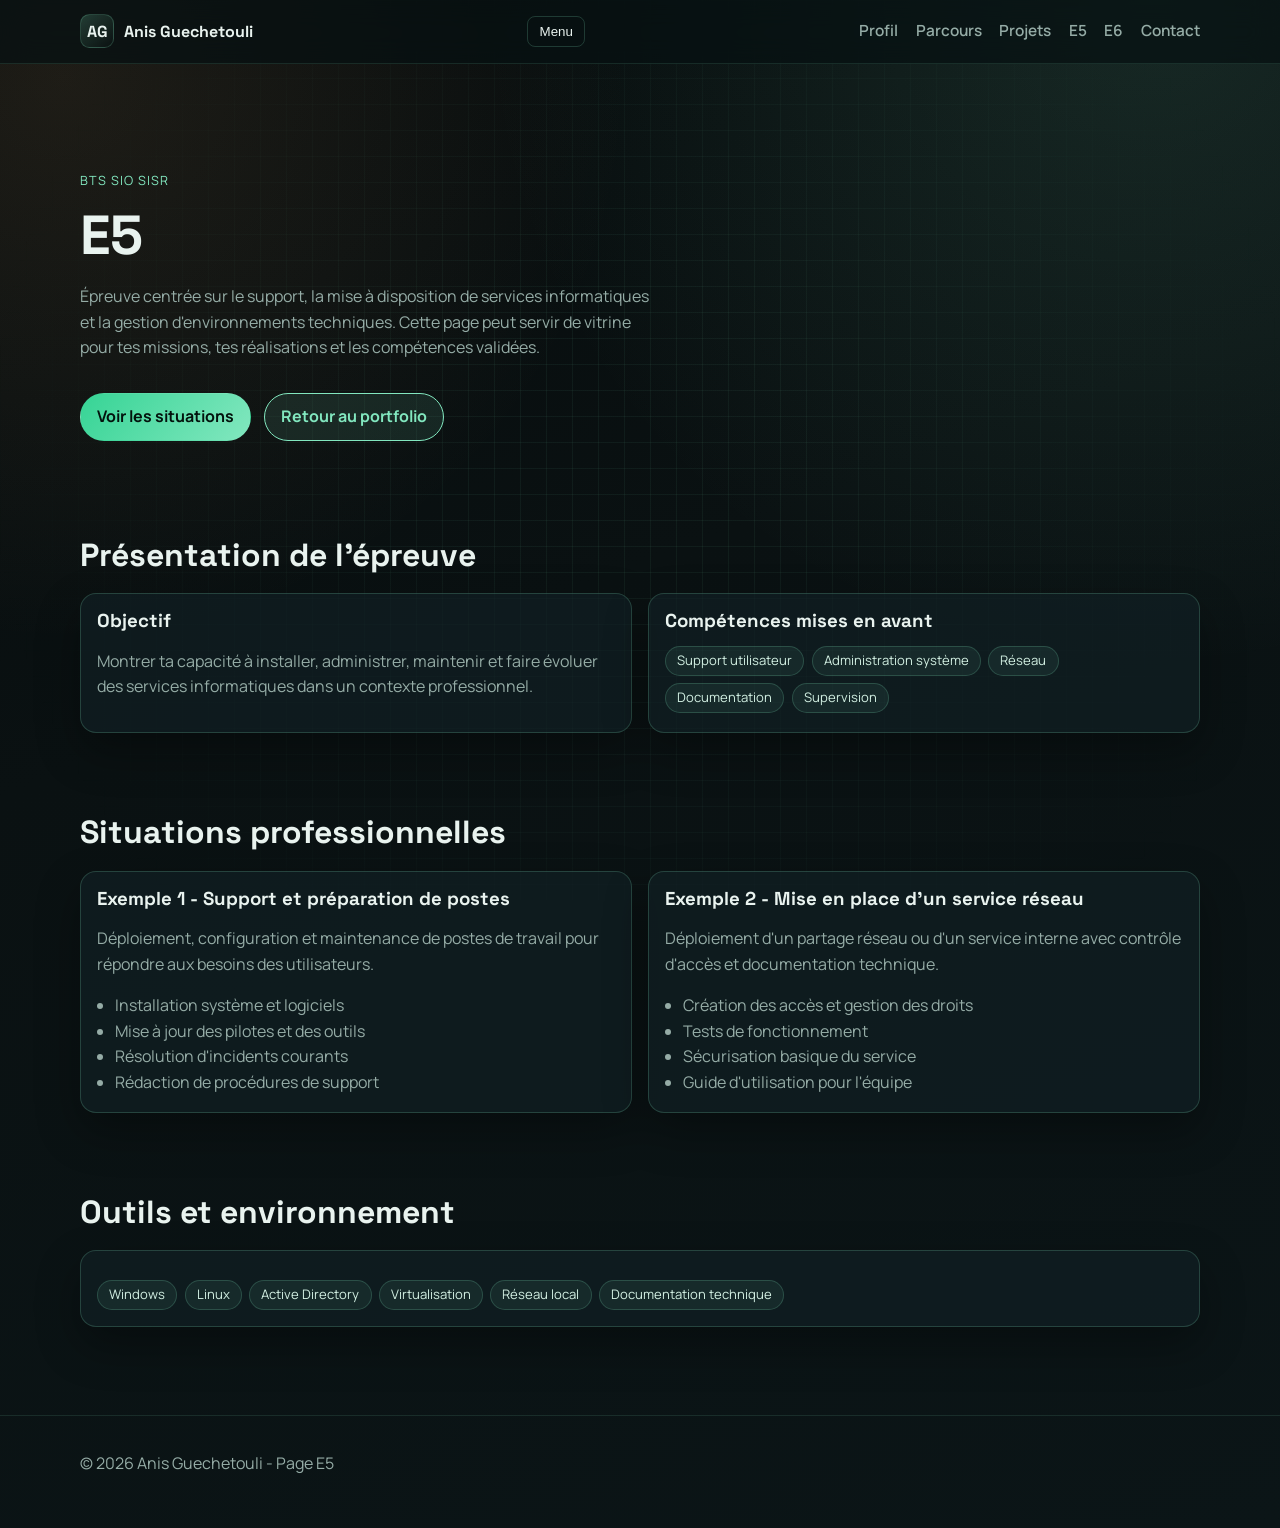
<file: e5.html>
<!DOCTYPE html>
<html lang="fr">
    <head>
        <meta charset="UTF-8"/>
        <meta name="viewport" content="width=device-width, initial-scale=1.0"/>
        <title>E5 | Anis Guechetouli</title>
        <meta
            name="description"
            content="Page E5 du portfolio d'Anis Guechetouli pour le BTS SIO SISR."/>
        <link rel="preconnect" href="https://fonts.googleapis.com"/>
        <link rel="preconnect" href="https://fonts.gstatic.com" crossorigin="crossorigin"/>
        <link
            href="https://fonts.googleapis.com/css2?family=Space+Grotesk:wght@400;500;700&family=Manrope:wght@400;600;700&display=swap"
            rel="stylesheet"/>
        <link rel="stylesheet" href="styles.css?v=20260324e5"/>
    </head>
    <body>
        <div class="scroll-progress" id="scrollProgress" aria-hidden="true"></div>
        <div class="bg-grid" aria-hidden="true"></div>

        <header class="site-header">
            <div class="container nav-wrap">
                <a href="index.html#home" class="brand">
                    <span class="brand-mark">AG</span>
                    <span class="brand-text">Anis Guechetouli</span>
                </a>
                <button class="menu-btn" id="menuBtn" aria-label="Ouvrir le menu">Menu</button>
                <nav class="nav" id="siteNav">
                    <a href="index.html#profil">Profil</a>
                    <a href="index.html#parcours">Parcours</a>
                    <a href="index.html#projets">Projets</a>
                    <a href="e5.html">E5</a>
                    <a href="e6.html">E6</a>
                    <a href="index.html#contact">Contact</a>
                </nav>
            </div>
        </header>

        <main>
            <section class="hero container reveal subpage-hero">
                <p class="eyebrow">BTS SIO SISR</p>
                <h1>E5</h1>
                <p class="lead">
                    Épreuve centrée sur le support, la mise à disposition de services informatiques et
                    la gestion d'environnements techniques. Cette page peut servir de vitrine pour tes
                    missions, tes réalisations et les compétences validées.
                </p>
                <div class="hero-actions">
                    <a class="btn btn-primary" href="#situations">Voir les situations</a>
                    <a class="btn btn-ghost" href="index.html#projets">Retour au portfolio</a>
                </div>
            </section>

            <section class="section container reveal">
                <div class="section-head">
                    <h2>Présentation de l'épreuve</h2>
                </div>
                <div class="grid two-cols">
                    <article class="card">
                        <h3>Objectif</h3>
                        <p>
                            Montrer ta capacité à installer, administrer, maintenir et faire évoluer des
                            services informatiques dans un contexte professionnel.
                        </p>
                    </article>
                    <article class="card">
                        <h3>Compétences mises en avant</h3>
                        <div class="pill-wrap">
                            <span class="pill">Support utilisateur</span>
                            <span class="pill">Administration système</span>
                            <span class="pill">Réseau</span>
                            <span class="pill">Documentation</span>
                            <span class="pill">Supervision</span>
                        </div>
                    </article>
                </div>
            </section>

            <section id="situations" class="section container reveal">
                <div class="section-head">
                    <h2>Situations professionnelles</h2>
                </div>
                <div class="grid two-cols">
                    <article class="card">
                        <h3>Exemple 1 - Support et préparation de postes</h3>
                        <p>
                            Déploiement, configuration et maintenance de postes de travail pour répondre
                            aux besoins des utilisateurs.
                        </p>
                        <ul>
                            <li>Installation système et logiciels</li>
                            <li>Mise à jour des pilotes et des outils</li>
                            <li>Résolution d'incidents courants</li>
                            <li>Rédaction de procédures de support</li>
                        </ul>
                    </article>
                    <article class="card">
                        <h3>Exemple 2 - Mise en place d'un service réseau</h3>
                        <p>
                            Déploiement d'un partage réseau ou d'un service interne avec contrôle d'accès
                            et documentation technique.
                        </p>
                        <ul>
                            <li>Création des accès et gestion des droits</li>
                            <li>Tests de fonctionnement</li>
                            <li>Sécurisation basique du service</li>
                            <li>Guide d'utilisation pour l'équipe</li>
                        </ul>
                    </article>
                </div>
            </section>

            <section class="section container reveal">
                <div class="section-head">
                    <h2>Outils et environnement</h2>
                </div>
                <article class="card">
                    <div class="pill-wrap">
                        <span class="pill">Windows</span>
                        <span class="pill">Linux</span>
                        <span class="pill">Active Directory</span>
                        <span class="pill">Virtualisation</span>
                        <span class="pill">Réseau local</span>
                        <span class="pill">Documentation technique</span>
                    </div>
                </article>
            </section>
        </main>

        <footer class="site-footer">
            <div class="container">
                <p>© <span id="year"></span> Anis Guechetouli - Page E5</p>
            </div>
        </footer>

        <button class="back-top" id="backTopBtn" type="button" aria-label="Remonter en haut">↑</button>
        <div class="toast" id="toast" role="status" aria-live="polite"></div>

        <script src="script.js?v=20260324e5"></script>
    </body>
</html>
</file>
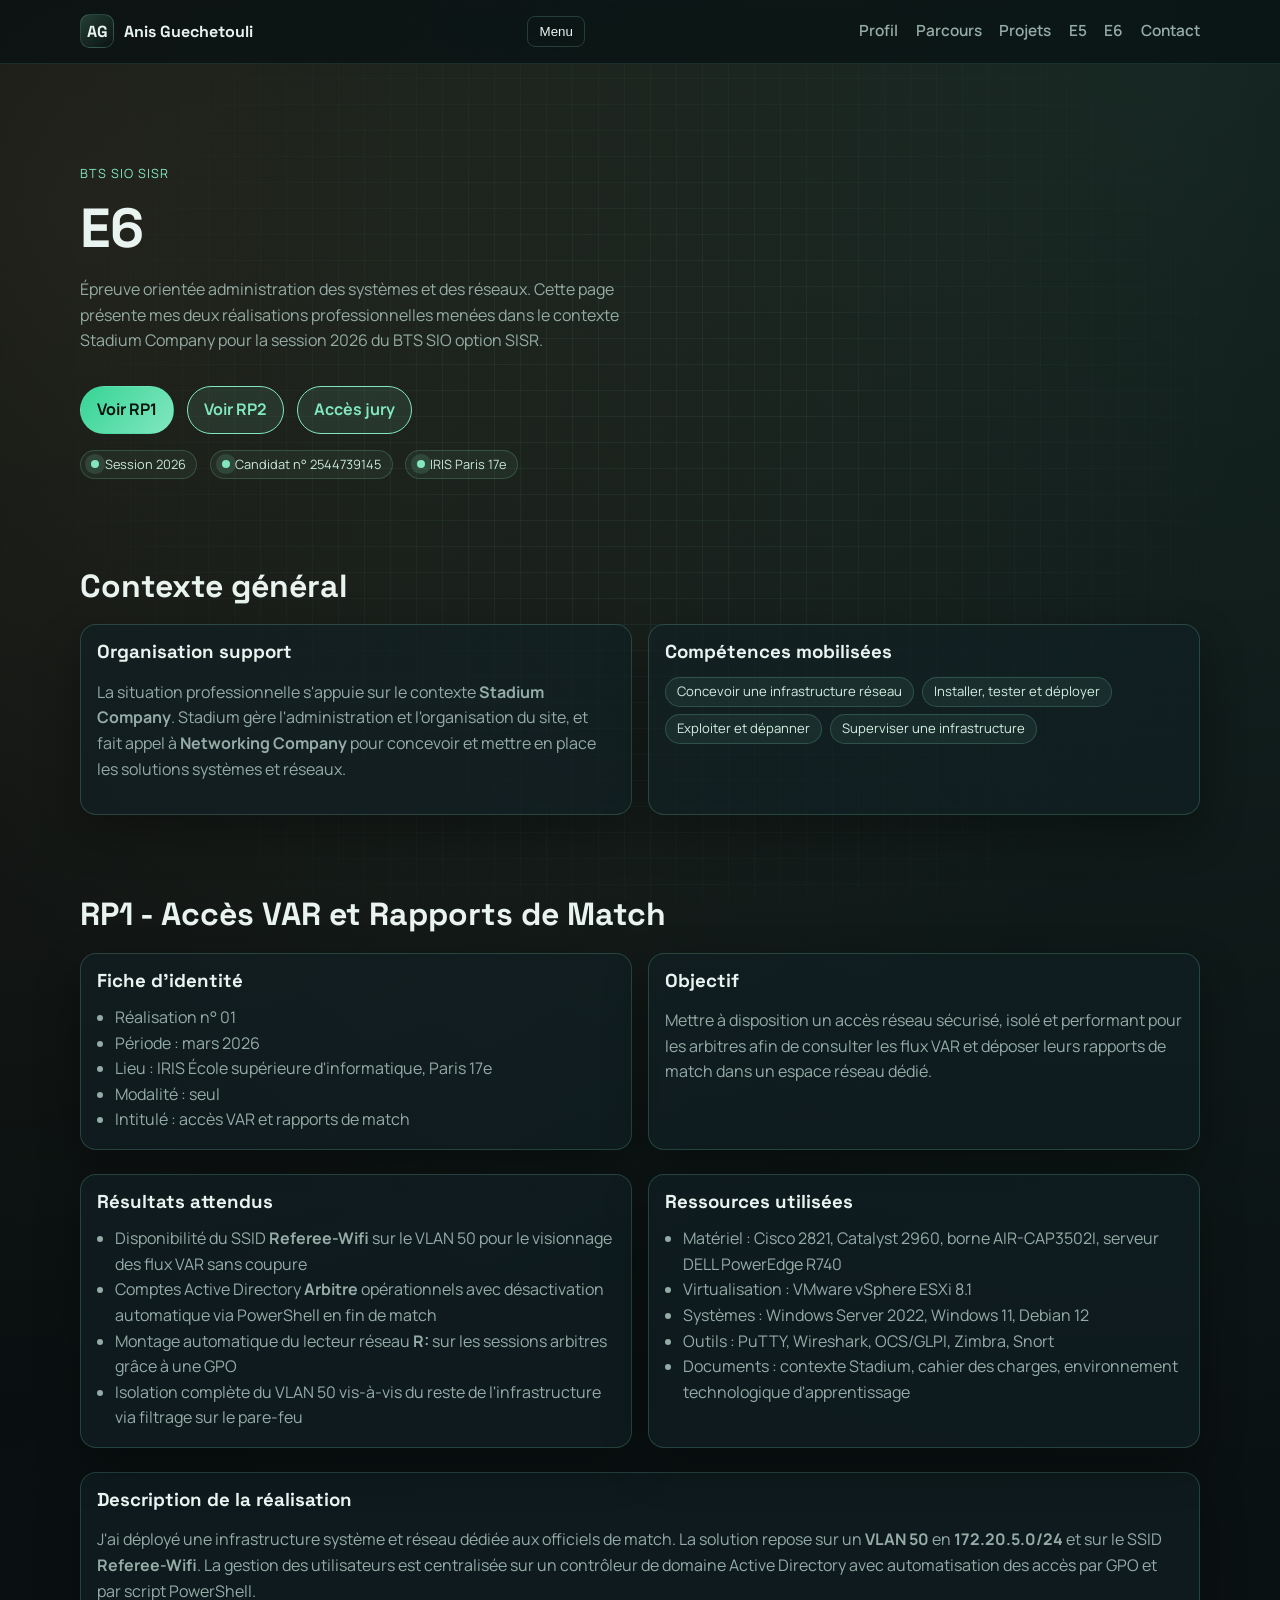
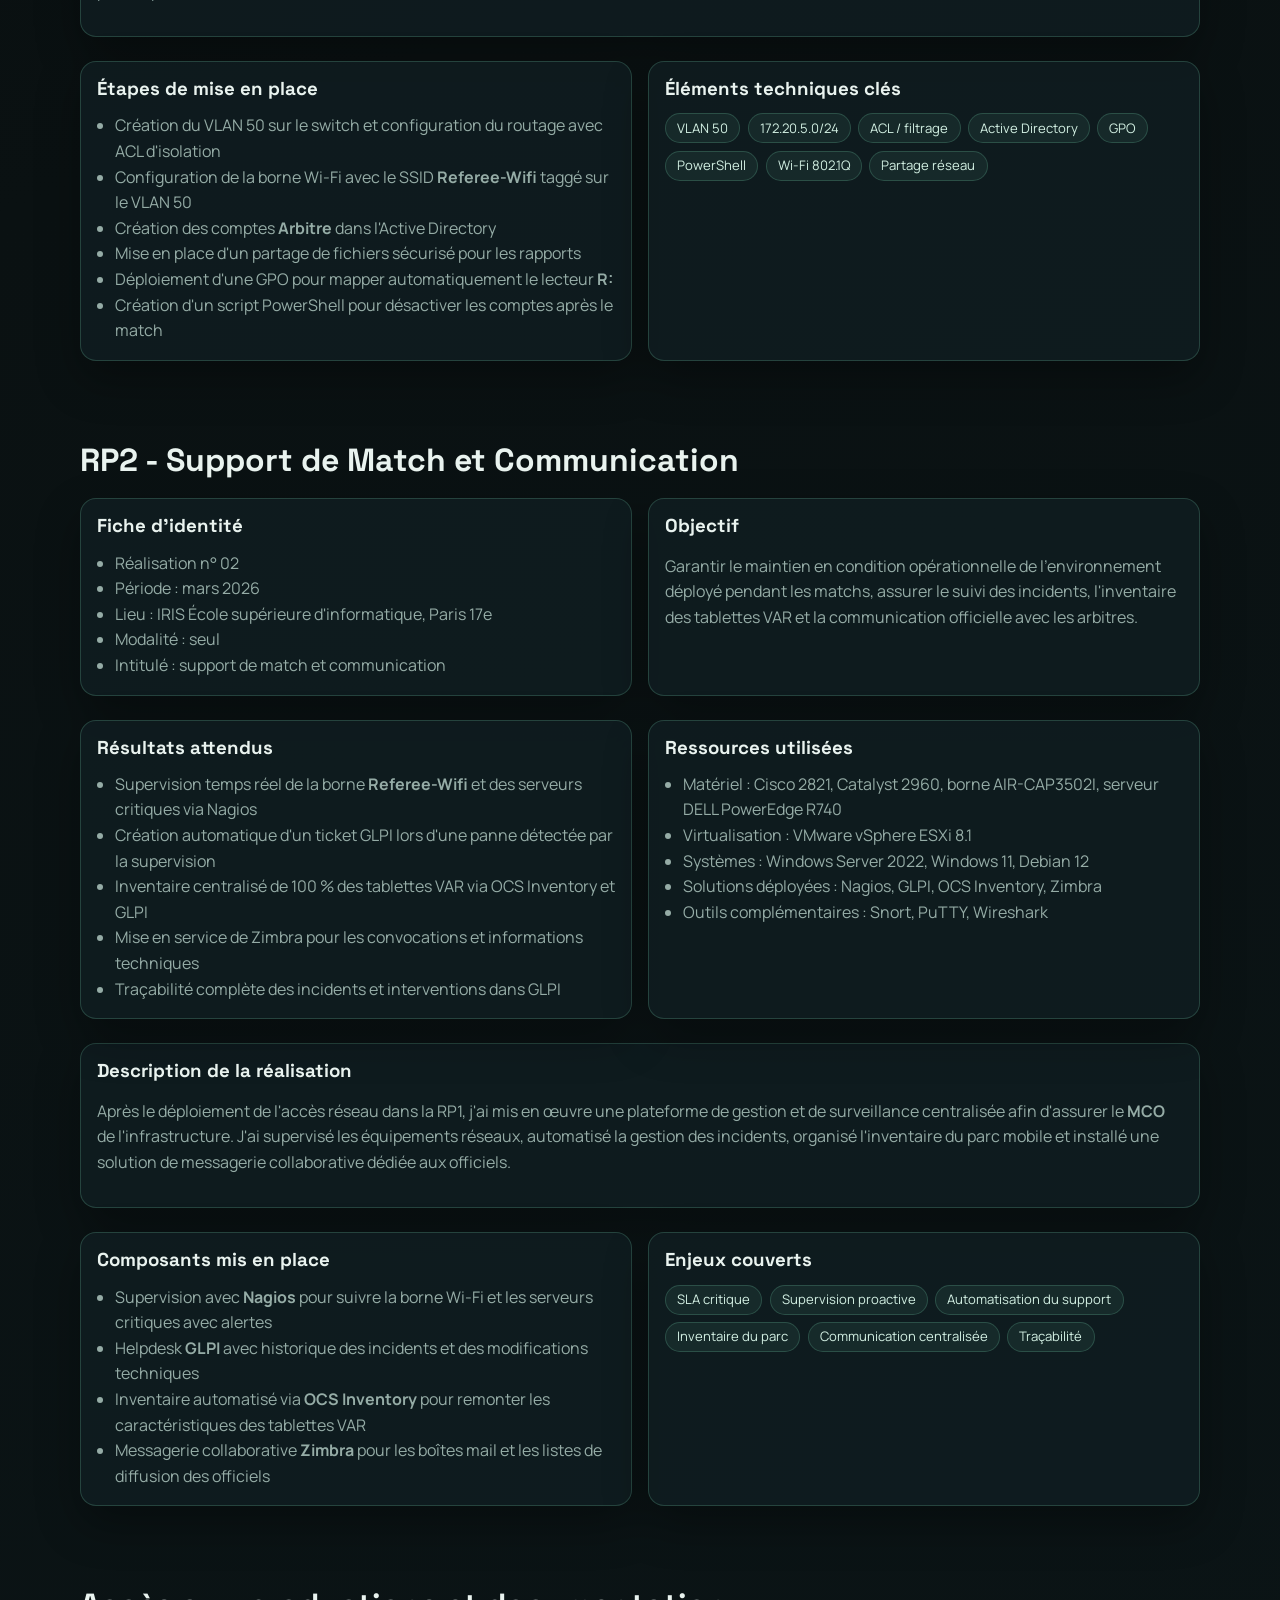
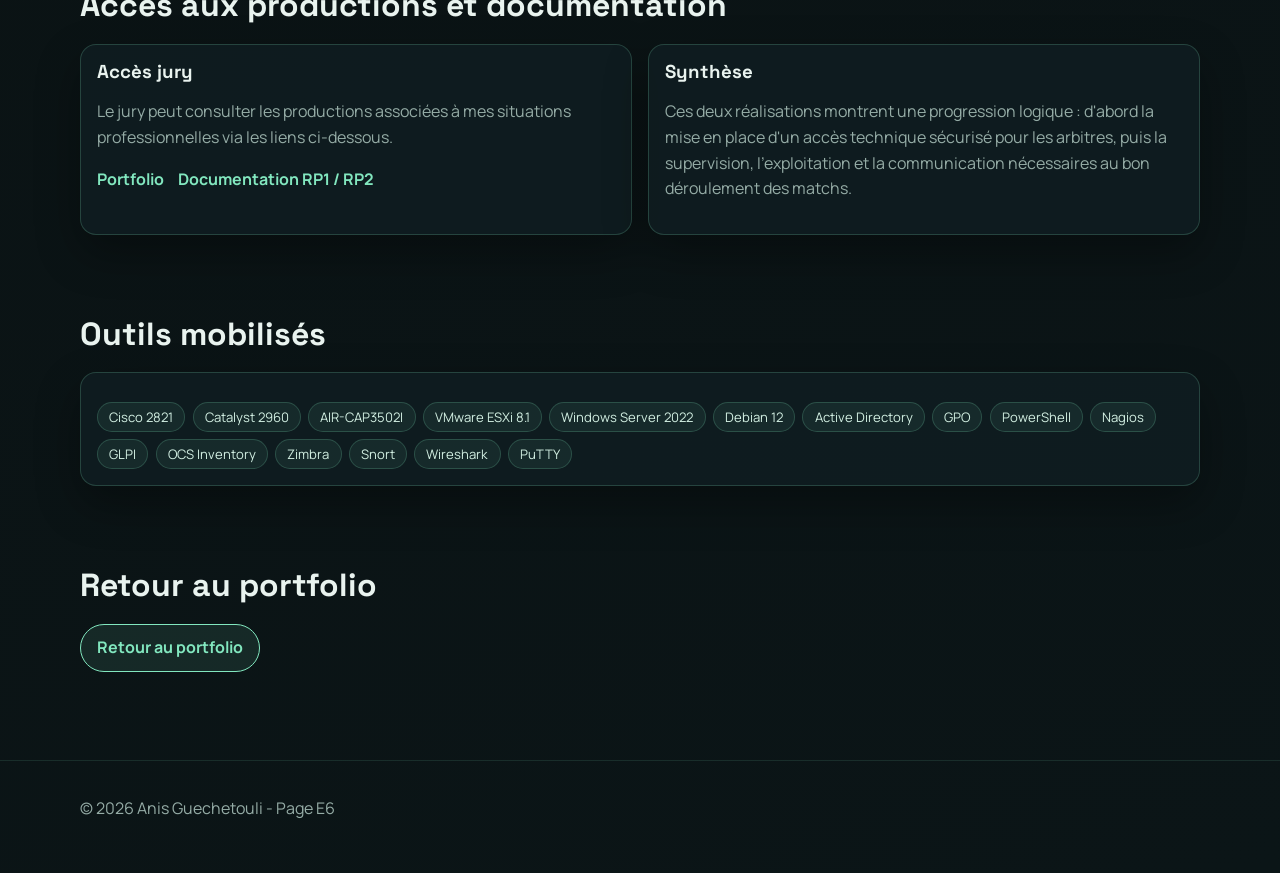
<file: e6.html>
<!DOCTYPE html>
<html lang="fr">
    <head>
        <meta charset="UTF-8"/>
        <meta name="viewport" content="width=device-width, initial-scale=1.0"/>
        <title>E6 | Anis Guechetouli</title>
        <meta
            name="description"
            content="Page E6 du portfolio d'Anis Guechetouli pour le BTS SIO SISR."/>
        <link rel="preconnect" href="https://fonts.googleapis.com"/>
        <link rel="preconnect" href="https://fonts.gstatic.com" crossorigin="crossorigin"/>
        <link
            href="https://fonts.googleapis.com/css2?family=Space+Grotesk:wght@400;500;700&family=Manrope:wght@400;600;700&display=swap"
            rel="stylesheet"/>
        <link rel="stylesheet" href="styles.css?v=20260324e6"/>
    </head>
    <body>
        <div class="scroll-progress" id="scrollProgress" aria-hidden="true"></div>
        <div class="bg-grid" aria-hidden="true"></div>

        <header class="site-header">
            <div class="container nav-wrap">
                <a href="index.html#home" class="brand">
                    <span class="brand-mark">AG</span>
                    <span class="brand-text">Anis Guechetouli</span>
                </a>
                <button class="menu-btn" id="menuBtn" aria-label="Ouvrir le menu">Menu</button>
                <nav class="nav" id="siteNav">
                    <a href="index.html#profil">Profil</a>
                    <a href="index.html#parcours">Parcours</a>
                    <a href="index.html#projets">Projets</a>
                    <a href="e5.html">E5</a>
                    <a href="e6.html">E6</a>
                    <a href="index.html#contact">Contact</a>
                </nav>
            </div>
        </header>

        <main>
            <section class="hero container reveal subpage-hero">
                <p class="eyebrow">BTS SIO SISR</p>
                <h1>E6</h1>
                <p class="lead">
                    Épreuve orientée administration des systèmes et des réseaux. Cette page présente mes
                    deux réalisations professionnelles menées dans le contexte Stadium Company pour la
                    session 2026 du BTS SIO option SISR.
                </p>
                <div class="hero-actions">
                    <a class="btn btn-primary" href="#rp1">Voir RP1</a>
                    <a class="btn btn-ghost" href="#rp2">Voir RP2</a>
                    <a class="btn btn-ghost" href="https://dandy-cowbell-23a.notion.site/ARBITRES-OFFICIELS-322beac706b7800fac97c70ebd43071c">Accès jury</a>
                </div>
                <div class="hero-meta">
                    <span class="status-dot">Session 2026</span>
                    <span class="status-dot">Candidat n° 2544739145</span>
                    <span class="status-dot">IRIS Paris 17e</span>
                </div>
            </section>

            <section class="section container reveal">
                <div class="section-head">
                    <h2>Contexte général</h2>
                </div>
                <div class="grid two-cols">
                    <article class="card">
                        <h3>Organisation support</h3>
                        <p>
                            La situation professionnelle s'appuie sur le contexte <strong>Stadium
                            Company</strong>. Stadium gère l'administration et l'organisation du site,
                            et fait appel à <strong>Networking Company</strong> pour concevoir et mettre
                            en place les solutions systèmes et réseaux.
                        </p>
                    </article>
                    <article class="card">
                        <h3>Compétences mobilisées</h3>
                        <div class="pill-wrap">
                            <span class="pill">Concevoir une infrastructure réseau</span>
                            <span class="pill">Installer, tester et déployer</span>
                            <span class="pill">Exploiter et dépanner</span>
                            <span class="pill">Superviser une infrastructure</span>
                        </div>
                    </article>
                </div>
            </section>

            <section id="rp1" class="section container reveal">
                <div class="section-head">
                    <h2>RP1 - Accès VAR et Rapports de Match</h2>
                </div>
                <div class="grid two-cols">
                    <article class="card">
                        <h3>Fiche d'identité</h3>
                        <ul>
                            <li>Réalisation n° 01</li>
                            <li>Période : mars 2026</li>
                            <li>Lieu : IRIS École supérieure d'informatique, Paris 17e</li>
                            <li>Modalité : seul</li>
                            <li>Intitulé : accès VAR et rapports de match</li>
                        </ul>
                    </article>
                    <article class="card">
                        <h3>Objectif</h3>
                        <p>
                            Mettre à disposition un accès réseau sécurisé, isolé et performant pour les
                            arbitres afin de consulter les flux VAR et déposer leurs rapports de match
                            dans un espace réseau dédié.
                        </p>
                    </article>
                </div>
                <div class="grid two-cols mt-24">
                    <article class="card">
                        <h3>Résultats attendus</h3>
                        <ul>
                            <li>Disponibilité du SSID <strong>Referee-Wifi</strong> sur le VLAN 50 pour
                                le visionnage des flux VAR sans coupure</li>
                            <li>Comptes Active Directory <strong>Arbitre</strong> opérationnels avec
                                désactivation automatique via PowerShell en fin de match</li>
                            <li>Montage automatique du lecteur réseau <strong>R:</strong> sur les
                                sessions arbitres grâce à une GPO</li>
                            <li>Isolation complète du VLAN 50 vis-à-vis du reste de l'infrastructure via
                                filtrage sur le pare-feu</li>
                        </ul>
                    </article>
                    <article class="card">
                        <h3>Ressources utilisées</h3>
                        <ul>
                            <li>Matériel : Cisco 2821, Catalyst 2960, borne AIR-CAP3502I, serveur DELL
                                PowerEdge R740</li>
                            <li>Virtualisation : VMware vSphere ESXi 8.1</li>
                            <li>Systèmes : Windows Server 2022, Windows 11, Debian 12</li>
                            <li>Outils : PuTTY, Wireshark, OCS/GLPI, Zimbra, Snort</li>
                            <li>Documents : contexte Stadium, cahier des charges, environnement
                                technologique d'apprentissage</li>
                        </ul>
                    </article>
                </div>
                <article class="card mt-24">
                    <h3>Description de la réalisation</h3>
                    <p>
                        J'ai déployé une infrastructure système et réseau dédiée aux officiels de match.
                        La solution repose sur un <strong>VLAN 50</strong> en
                        <strong>172.20.5.0/24</strong> et sur le SSID
                        <strong>Referee-Wifi</strong>. La gestion des utilisateurs est centralisée sur un
                        contrôleur de domaine Active Directory avec automatisation des accès par GPO et
                        par script PowerShell.
                    </p>
                </article>
                <div class="grid two-cols mt-24">
                    <article class="card">
                        <h3>Étapes de mise en place</h3>
                        <ul>
                            <li>Création du VLAN 50 sur le switch et configuration du routage avec ACL
                                d'isolation</li>
                            <li>Configuration de la borne Wi-Fi avec le SSID
                                <strong>Referee-Wifi</strong> taggé sur le VLAN 50</li>
                            <li>Création des comptes <strong>Arbitre</strong> dans l'Active Directory</li>
                            <li>Mise en place d'un partage de fichiers sécurisé pour les rapports</li>
                            <li>Déploiement d'une GPO pour mapper automatiquement le lecteur
                                <strong>R:</strong></li>
                            <li>Création d'un script PowerShell pour désactiver les comptes après le
                                match</li>
                        </ul>
                    </article>
                    <article class="card">
                        <h3>Éléments techniques clés</h3>
                        <div class="pill-wrap">
                            <span class="pill">VLAN 50</span>
                            <span class="pill">172.20.5.0/24</span>
                            <span class="pill">ACL / filtrage</span>
                            <span class="pill">Active Directory</span>
                            <span class="pill">GPO</span>
                            <span class="pill">PowerShell</span>
                            <span class="pill">Wi-Fi 802.1Q</span>
                            <span class="pill">Partage réseau</span>
                        </div>
                    </article>
                </div>
            </section>

            <section id="rp2" class="section container reveal">
                <div class="section-head">
                    <h2>RP2 - Support de Match et Communication</h2>
                </div>
                <div class="grid two-cols">
                    <article class="card">
                        <h3>Fiche d'identité</h3>
                        <ul>
                            <li>Réalisation n° 02</li>
                            <li>Période : mars 2026</li>
                            <li>Lieu : IRIS École supérieure d'informatique, Paris 17e</li>
                            <li>Modalité : seul</li>
                            <li>Intitulé : support de match et communication</li>
                        </ul>
                    </article>
                    <article class="card">
                        <h3>Objectif</h3>
                        <p>
                            Garantir le maintien en condition opérationnelle de l'environnement déployé
                            pendant les matchs, assurer le suivi des incidents, l'inventaire des tablettes
                            VAR et la communication officielle avec les arbitres.
                        </p>
                    </article>
                </div>
                <div class="grid two-cols mt-24">
                    <article class="card">
                        <h3>Résultats attendus</h3>
                        <ul>
                            <li>Supervision temps réel de la borne <strong>Referee-Wifi</strong> et des
                                serveurs critiques via Nagios</li>
                            <li>Création automatique d'un ticket GLPI lors d'une panne détectée par la
                                supervision</li>
                            <li>Inventaire centralisé de 100 % des tablettes VAR via OCS Inventory et
                                GLPI</li>
                            <li>Mise en service de Zimbra pour les convocations et informations
                                techniques</li>
                            <li>Traçabilité complète des incidents et interventions dans GLPI</li>
                        </ul>
                    </article>
                    <article class="card">
                        <h3>Ressources utilisées</h3>
                        <ul>
                            <li>Matériel : Cisco 2821, Catalyst 2960, borne AIR-CAP3502I, serveur DELL
                                PowerEdge R740</li>
                            <li>Virtualisation : VMware vSphere ESXi 8.1</li>
                            <li>Systèmes : Windows Server 2022, Windows 11, Debian 12</li>
                            <li>Solutions déployées : Nagios, GLPI, OCS Inventory, Zimbra</li>
                            <li>Outils complémentaires : Snort, PuTTY, Wireshark</li>
                        </ul>
                    </article>
                </div>
                <article class="card mt-24">
                    <h3>Description de la réalisation</h3>
                    <p>
                        Après le déploiement de l'accès réseau dans la RP1, j'ai mis en œuvre une
                        plateforme de gestion et de surveillance centralisée afin d'assurer le
                        <strong>MCO</strong> de l'infrastructure. J'ai supervisé les équipements réseaux,
                        automatisé la gestion des incidents, organisé l'inventaire du parc mobile et
                        installé une solution de messagerie collaborative dédiée aux officiels.
                    </p>
                </article>
                <div class="grid two-cols mt-24">
                    <article class="card">
                        <h3>Composants mis en place</h3>
                        <ul>
                            <li>Supervision avec <strong>Nagios</strong> pour suivre la borne Wi-Fi et les
                                serveurs critiques avec alertes</li>
                            <li>Helpdesk <strong>GLPI</strong> avec historique des incidents et des
                                modifications techniques</li>
                            <li>Inventaire automatisé via <strong>OCS Inventory</strong> pour remonter les
                                caractéristiques des tablettes VAR</li>
                            <li>Messagerie collaborative <strong>Zimbra</strong> pour les boîtes mail et
                                les listes de diffusion des officiels</li>
                        </ul>
                    </article>
                    <article class="card">
                        <h3>Enjeux couverts</h3>
                        <div class="pill-wrap">
                            <span class="pill">SLA critique</span>
                            <span class="pill">Supervision proactive</span>
                            <span class="pill">Automatisation du support</span>
                            <span class="pill">Inventaire du parc</span>
                            <span class="pill">Communication centralisée</span>
                            <span class="pill">Traçabilité</span>
                        </div>
                    </article>
                </div>
            </section>

            <section id="documents" class="section container reveal">
                <div class="section-head">
                    <h2>Accès aux productions et documentation</h2>
                </div>
                <div class="grid two-cols">
                    <article class="card">
                        <h3>Accès jury</h3>
                        <p>
                            Le jury peut consulter les productions associées à mes situations
                            professionnelles via les liens ci-dessous.
                        </p>
                        <div class="project-actions">
                            <a
                                href="https://anis-igtepf05g-anis-guechetoulis-projects.vercel.app/"
                                target="_blank"
                                rel="noreferrer">Portfolio</a>
                            <a
                                href="https://dandy-cowbell-23a.notion.site/ARBITRES-OFFICIELS-322beac706b7800fac97c70ebd43071c"
                                target="_blank"
                                rel="noreferrer">Documentation RP1 / RP2</a>
                        </div>
                    </article>
                    <article class="card">
                        <h3>Synthèse</h3>
                        <p>
                            Ces deux réalisations montrent une progression logique : d'abord la mise en
                            place d'un accès technique sécurisé pour les arbitres, puis la supervision,
                            l'exploitation et la communication nécessaires au bon déroulement des matchs.
                        </p>
                    </article>
                </div>
            </section>

            <section class="section container reveal">
                <div class="section-head">
                    <h2>Outils mobilisés</h2>
                </div>
                <article class="card">
                    <div class="pill-wrap">
                        <span class="pill">Cisco 2821</span>
                        <span class="pill">Catalyst 2960</span>
                        <span class="pill">AIR-CAP3502I</span>
                        <span class="pill">VMware ESXi 8.1</span>
                        <span class="pill">Windows Server 2022</span>
                        <span class="pill">Debian 12</span>
                        <span class="pill">Active Directory</span>
                        <span class="pill">GPO</span>
                        <span class="pill">PowerShell</span>
                        <span class="pill">Nagios</span>
                        <span class="pill">GLPI</span>
                        <span class="pill">OCS Inventory</span>
                        <span class="pill">Zimbra</span>
                        <span class="pill">Snort</span>
                        <span class="pill">Wireshark</span>
                        <span class="pill">PuTTY</span>
                    </div>
                </article>
            </section>

            <section class="section container reveal">
                <div class="section-head">
                    <h2>Retour au portfolio</h2>
                </div>
                <div class="hero-actions">
                    <a class="btn btn-ghost" href="index.html#projets">Retour au portfolio</a>
                </div>
            </section>
        </main>

        <footer class="site-footer">
            <div class="container">
                <p>© <span id="year"></span> Anis Guechetouli - Page E6</p>
            </div>
        </footer>

        <button class="back-top" id="backTopBtn" type="button" aria-label="Remonter en haut">↑</button>
        <div class="toast" id="toast" role="status" aria-live="polite"></div>

        <script src="script.js?v=20260324e6"></script>
    </body>
</html>
</file>
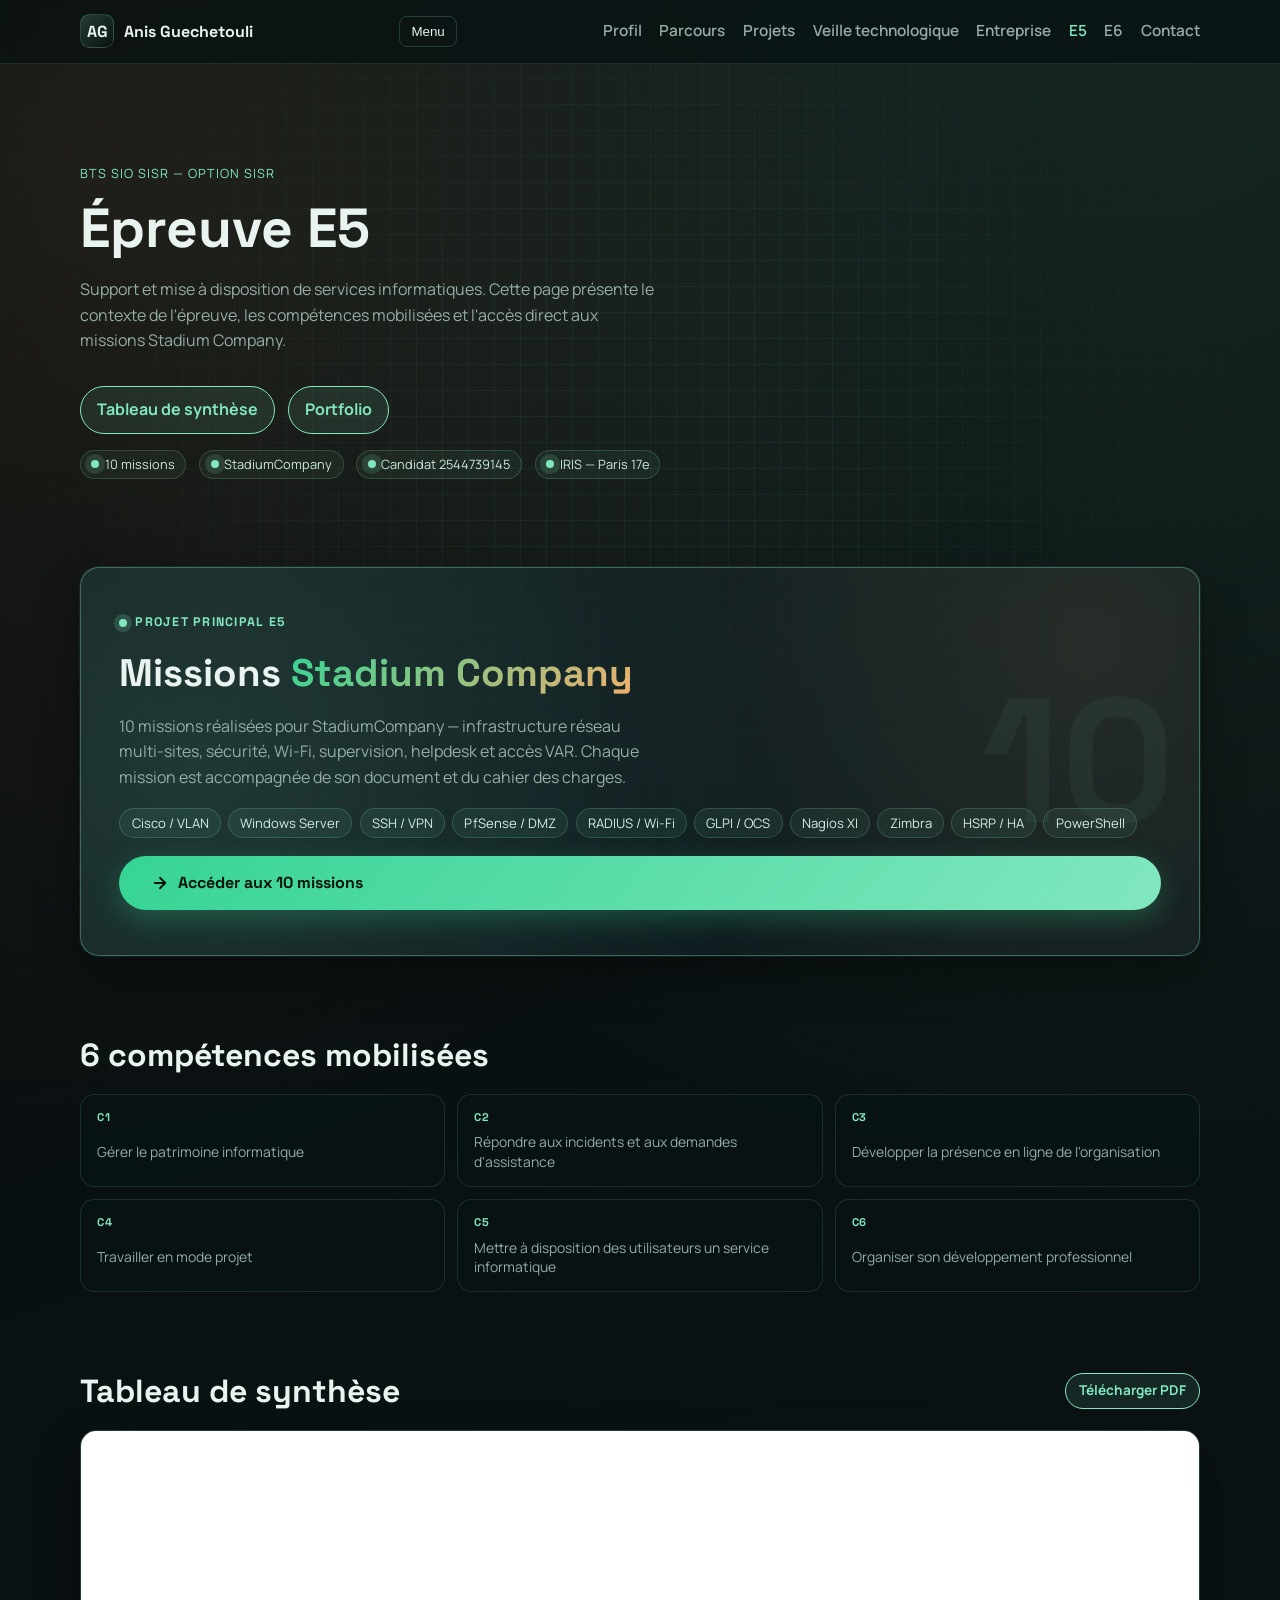
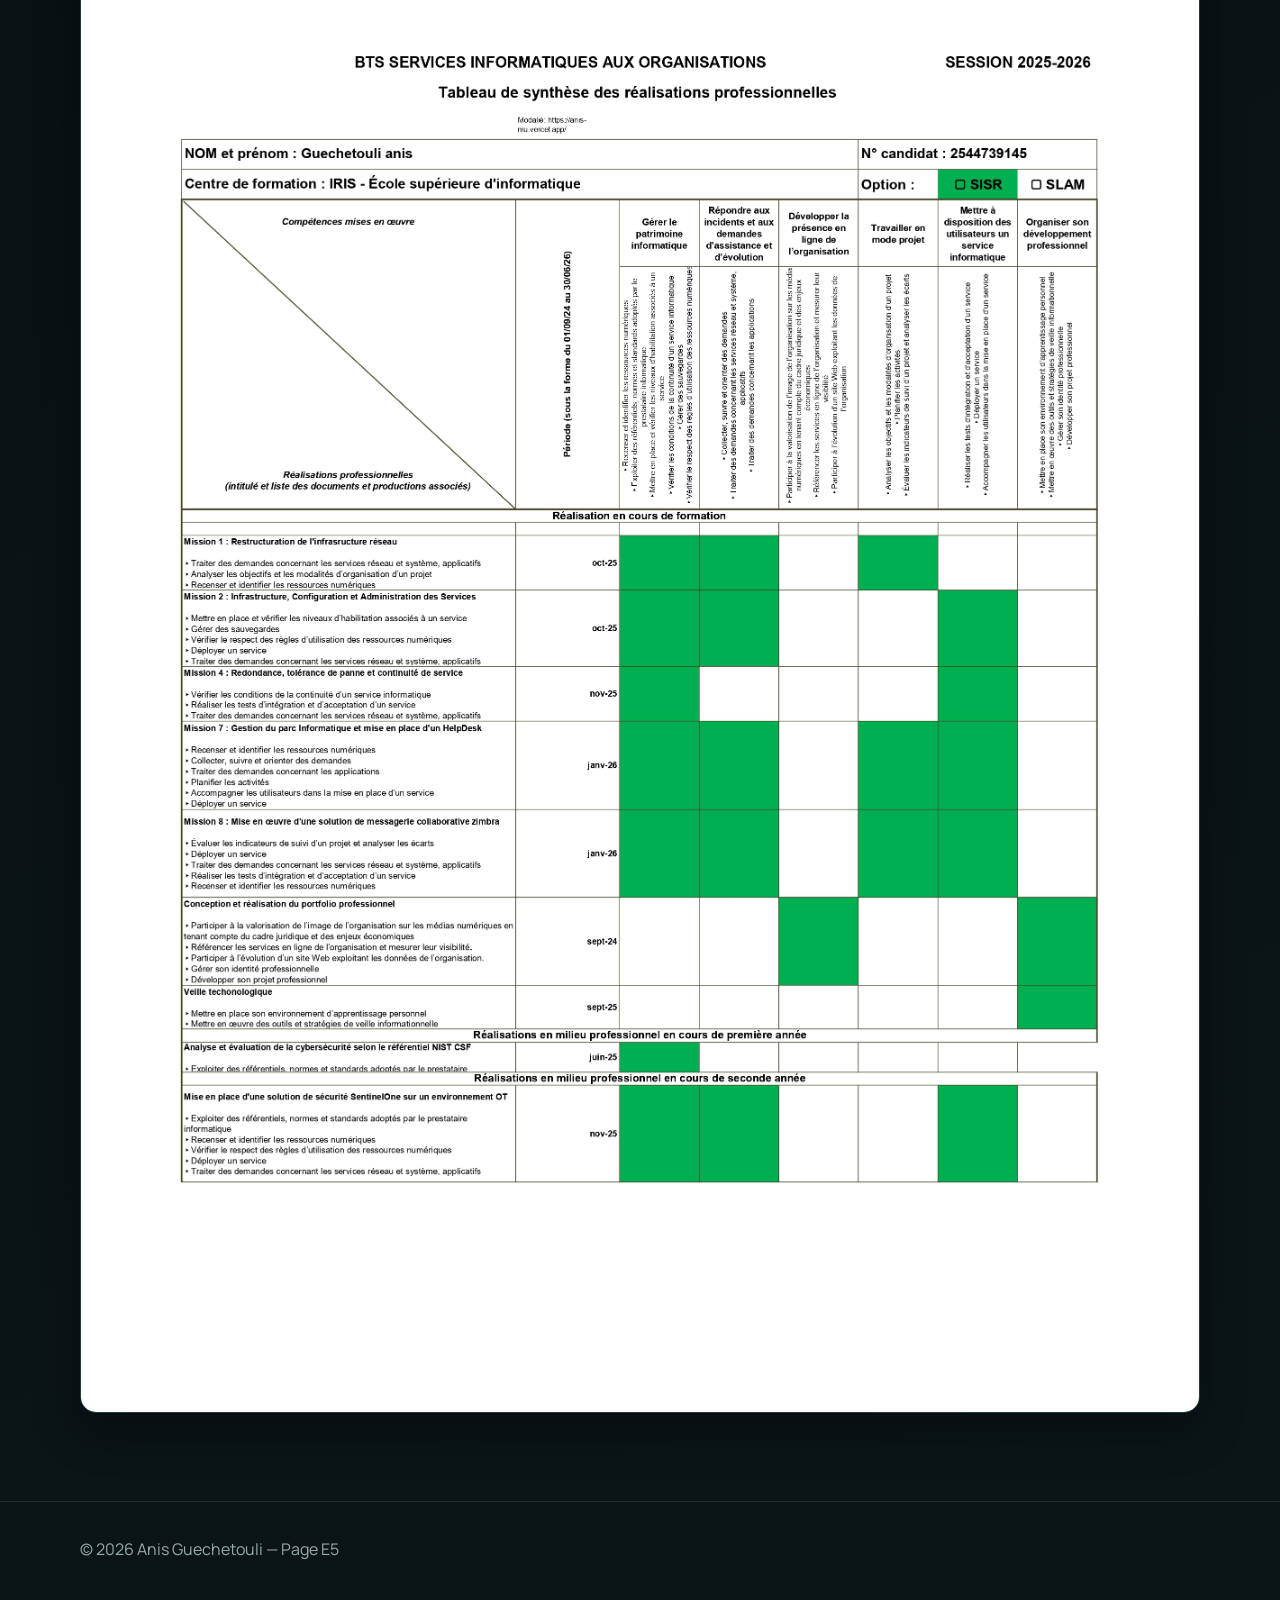
<file: portofliov2/e5.html>
<!DOCTYPE html>
<html lang="fr">
    <head>
        <meta charset="UTF-8"/>
        <meta name="viewport" content="width=device-width, initial-scale=1.0"/>
        <title>E5 | Anis Guechetouli</title>
        <meta name="description" content="Page E5 du portfolio d'Anis Guechetouli — BTS SIO SISR, missions Stadium Company et tableau de synthèse."/>
        <link rel="preconnect" href="https://fonts.googleapis.com"/>
        <link rel="preconnect" href="https://fonts.gstatic.com" crossorigin="crossorigin"/>
        <link href="https://fonts.googleapis.com/css2?family=Space+Grotesk:wght@400;500;700&family=Manrope:wght@400;600;700&display=swap" rel="stylesheet"/>
        <link rel="stylesheet" href="styles.css"/>
        <style>
            /* ── Stadium CTA banner ── */
            .stadium-cta {
                position: relative;
                overflow: hidden;
                background:
                    radial-gradient(circle at 10% 50%, rgba(130,231,191,0.14) 0%, transparent 55%),
                    radial-gradient(circle at 90% 20%, rgba(240,176,109,0.1) 0%, transparent 45%),
                    rgba(17,33,37,0.72);
                border: 1px solid rgba(130,231,191,0.35);
                border-radius: 1.2rem;
                padding: 2.8rem 2.4rem;
                box-shadow: 0 0 0 1px rgba(130,231,191,0.08), var(--shadow);
                display: grid;
                gap: 1.1rem;
            }
            .stadium-cta::before {
                content: "10";
                position: absolute;
                right: 1.5rem;
                top: 50%;
                transform: translateY(-50%);
                font-family: 'Space Grotesk', sans-serif;
                font-size: 11rem;
                font-weight: 900;
                color: var(--accent);
                opacity: 0.05;
                line-height: 1;
                pointer-events: none;
                user-select: none;
            }
            .stadium-cta-eyebrow {
                display: inline-flex;
                align-items: center;
                gap: 0.5rem;
                font-size: 0.78rem;
                font-weight: 700;
                color: var(--accent);
                text-transform: uppercase;
                letter-spacing: 0.1em;
                font-family: 'Space Grotesk', sans-serif;
            }
            .stadium-cta-eyebrow::before {
                content: '';
                width: 8px; height: 8px;
                border-radius: 50%;
                background: var(--accent);
                box-shadow: 0 0 0 5px rgba(130,231,191,0.18);
                animation: pulse-dot 2s ease infinite;
            }
            @keyframes pulse-dot {
                0%, 100% { box-shadow: 0 0 0 5px rgba(130,231,191,0.18); }
                50%       { box-shadow: 0 0 0 9px rgba(130,231,191,0.06); }
            }
            .stadium-cta h2 {
                font-size: clamp(1.6rem, 3vw, 2.4rem);
                line-height: 1.2;
                color: var(--text);
            }
            .stadium-cta h2 span {
                background: linear-gradient(135deg, var(--accent-strong), var(--warm));
                -webkit-background-clip: text;
                -webkit-text-fill-color: transparent;
                background-clip: text;
            }
            .stadium-cta p {
                color: var(--muted);
                max-width: 54ch;
                margin: 0;
                font-size: 1rem;
                line-height: 1.6;
            }
            .stadium-cta-chips {
                display: flex;
                flex-wrap: wrap;
                gap: 0.45rem;
            }
            .stadium-cta-btn {
                display: inline-flex;
                align-items: center;
                gap: 0.55rem;
                padding: 0.9rem 2rem;
                font-size: 1rem;
                font-weight: 700;
                font-family: 'Space Grotesk', sans-serif;
                background: linear-gradient(130deg, var(--accent-strong), var(--accent));
                color: #03130d;
                border: none;
                border-radius: 999px;
                text-decoration: none;
                transition: transform 0.2s ease, box-shadow 0.2s ease;
                box-shadow: 0 8px 28px rgba(54,212,149,0.28);
                align-self: flex-start;
            }
            .stadium-cta-btn:hover {
                transform: translateY(-3px);
                box-shadow: 0 16px 40px rgba(54,212,149,0.4);
            }
            .stadium-cta-btn:active { transform: scale(0.97); }
            .stadium-cta-btn svg {
                width: 18px; height: 18px;
                flex-shrink: 0;
            }

            /* ── 6 compétences ── */
            .competences-grid {
                display: grid;
                grid-template-columns: repeat(3, minmax(0,1fr));
                gap: 0.75rem;
            }
            .comp-card {
                background: rgba(8,20,22,0.6);
                border: 1px solid rgba(130,231,191,0.14);
                border-radius: 0.9rem;
                padding: 0.9rem 1rem;
                display: grid;
                gap: 0.35rem;
            }
            .comp-num {
                font-family: 'Space Grotesk', sans-serif;
                font-size: 0.7rem;
                font-weight: 700;
                color: var(--accent);
                text-transform: uppercase;
                letter-spacing: 0.07em;
            }
            .comp-card p {
                margin: 0;
                font-size: 0.87rem;
                color: var(--muted);
                line-height: 1.4;
            }

            @media (max-width: 780px) {
                .stadium-cta { padding: 1.8rem 1.4rem; }
                .stadium-cta::before { font-size: 6rem; opacity: 0.04; }
                .competences-grid { grid-template-columns: 1fr 1fr; }
            }
            @media (max-width: 520px) {
                .competences-grid { grid-template-columns: 1fr; }
            }
        </style>
    </head>
    <body>
        <div class="scroll-progress" id="scrollProgress" aria-hidden="true"></div>
        <div class="bg-grid" aria-hidden="true"></div>

        <header class="site-header">
            <div class="container nav-wrap">
                <a href="index.html#home" class="brand">
                    <span class="brand-mark">AG</span>
                    <span class="brand-text">Anis Guechetouli</span>
                </a>
                <button class="menu-btn" id="menuBtn" aria-label="Ouvrir le menu">Menu</button>
                <nav class="nav" id="siteNav">
                    <a href="index.html#profil">Profil</a>
                    <a href="index.html#parcours">Parcours</a>
                    <a href="index.html#projets">Projets</a>
                    <a href="veille-proxmark3.html">Veille technologique</a>
                    <a href="entreprise-fasttrack.html">Entreprise </a>
                    <a href="e5.html" class="is-active">E5</a>
                    <a href="e6.html">E6</a>
                    <a href="index.html#contact">Contact</a>
                </nav>
            </div>
        </header>

        <main>

            <!-- ── Hero ── -->
            <section class="hero container reveal subpage-hero">
                <p class="eyebrow">BTS SIO SISR — Option SISR</p>
                <h1>Épreuve E5</h1>
                <p class="lead">
                    Support et mise à disposition de services informatiques. Cette page présente le contexte de l'épreuve, les compétences mobilisées et l'accès direct aux missions Stadium Company.
                </p>
                <div class="hero-actions">
                    <a class="btn btn-ghost" href="#synthese">Tableau de synthèse</a>
                    <a class="btn btn-ghost" href="index.html#projets">Portfolio</a>
                </div>
                <div class="hero-meta">
                    <span class="status-dot">10 missions</span>
                    <span class="status-dot">StadiumCompany</span>
                    <span class="status-dot">Candidat 2544739145</span>
                    <span class="status-dot">IRIS — Paris 17e</span>
                </div>
            </section>

            <!-- ── Grand bouton Stadium Company ── -->
            <section class="section container reveal">
                <article class="stadium-cta">
                    <span class="stadium-cta-eyebrow">Projet principal E5</span>
                    <h2>Missions <span>Stadium Company</span></h2>
                    <p>
                        10 missions réalisées pour StadiumCompany — infrastructure réseau multi-sites, sécurité, Wi-Fi, supervision, helpdesk et accès VAR. Chaque mission est accompagnée de son document et du cahier des charges.
                    </p>
                    <div class="stadium-cta-chips">
                        <span class="pill">Cisco / VLAN</span>
                        <span class="pill">Windows Server</span>
                        <span class="pill">SSH / VPN</span>
                        <span class="pill">PfSense / DMZ</span>
                        <span class="pill">RADIUS / Wi-Fi</span>
                        <span class="pill">GLPI / OCS</span>
                        <span class="pill">Nagios XI</span>
                        <span class="pill">Zimbra</span>
                        <span class="pill">HSRP / HA</span>
                        <span class="pill">PowerShell</span>
                    </div>
                    <a class="stadium-cta-btn" href="stadium.html">
                        <svg viewBox="0 0 24 24" fill="none" stroke="currentColor" stroke-width="2.5" stroke-linecap="round" stroke-linejoin="round">
                            <path d="M5 12h14M12 5l7 7-7 7"/>
                        </svg>
                        Accéder aux 10 missions
                    </a>
                </article>
            </section>

            <!-- ── Compétences E5 ── -->
            <section class="section container reveal">
                <div class="section-head">
                    <h2>6 compétences mobilisées</h2>
                </div>
                <div class="competences-grid">
                    <article class="comp-card">
                        <span class="comp-num">C1</span>
                        <p>Gérer le patrimoine informatique</p>
                    </article>
                    <article class="comp-card">
                        <span class="comp-num">C2</span>
                        <p>Répondre aux incidents et aux demandes d'assistance</p>
                    </article>
                    <article class="comp-card">
                        <span class="comp-num">C3</span>
                        <p>Développer la présence en ligne de l'organisation</p>
                    </article>
                    <article class="comp-card">
                        <span class="comp-num">C4</span>
                        <p>Travailler en mode projet</p>
                    </article>
                    <article class="comp-card">
                        <span class="comp-num">C5</span>
                        <p>Mettre à disposition des utilisateurs un service informatique</p>
                    </article>
                    <article class="comp-card">
                        <span class="comp-num">C6</span>
                        <p>Organiser son développement professionnel</p>
                    </article>
                </div>
            </section>

            <!-- ── Tableau de synthèse ── -->
            <section id="synthese" class="section container reveal">
                <div class="section-head section-head-inline">
                    <h2>Tableau de synthèse</h2>
                    <a class="btn btn-ghost btn-small" href="tableau-de-synthese-e5-anis_page-0001.jpg"  target="_blank" rel="noreferrer">Télécharger PDF</a>
                </div>

                <!-- Remplace le src par le chemin de ta photo, ex: src="tableau-synthese-e5.png" -->
                <img
                    src="tableau-de-synthese-e5-anis_page-0001.jpg"
                    alt="Tableau de synthèse E5 — Guechetouli Anis"
                    style="width:100%; border-radius:1rem; border:1px solid rgba(130,231,191,0.2); display:block; box-shadow:var(--shadow);"
                />
            </section>

        </main>

        <footer class="site-footer">
            <div class="container">
                <p>© <span id="year"></span> Anis Guechetouli — Page E5</p>
            </div>
        </footer>

        <button class="back-top" id="backTopBtn" type="button" aria-label="Remonter en haut">↑</button>
        <div class="toast" id="toast" role="status" aria-live="polite"></div>

        <script src="script.js"></script>
    </body>
</html>
</file>
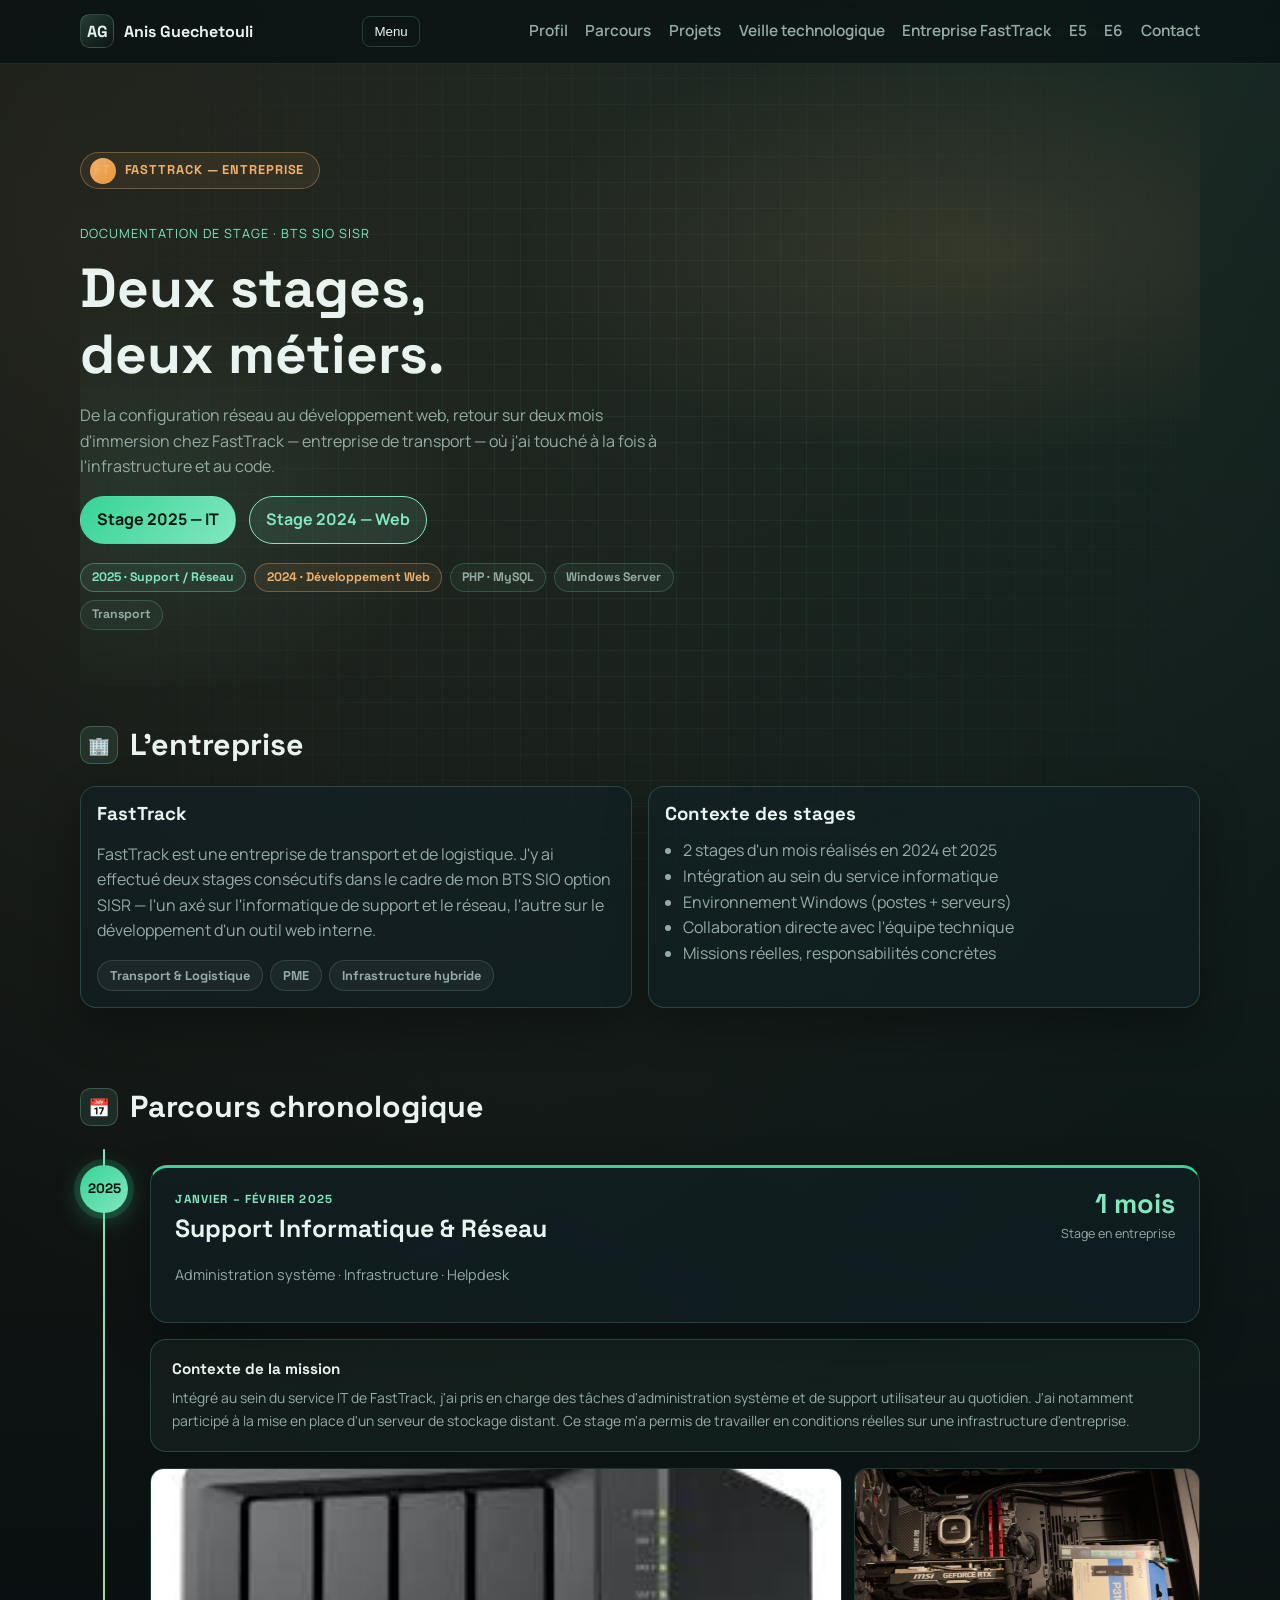
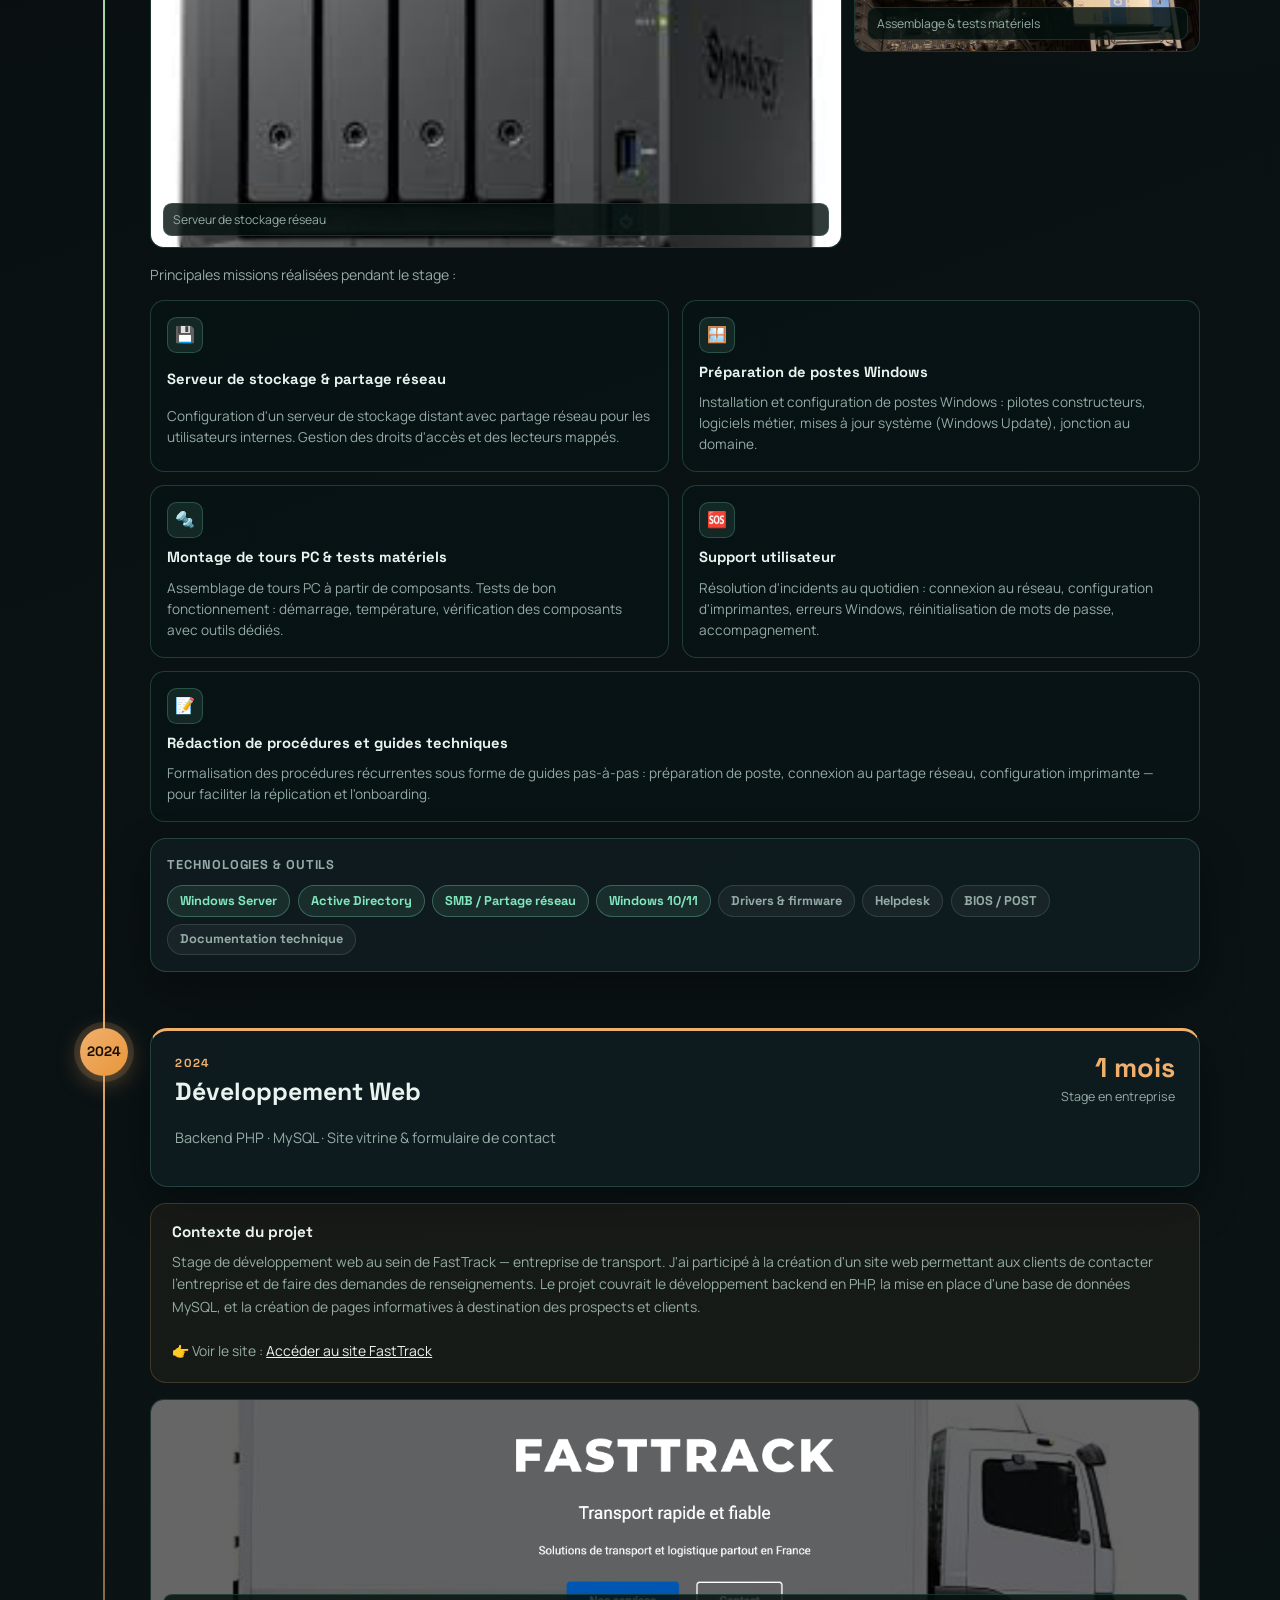
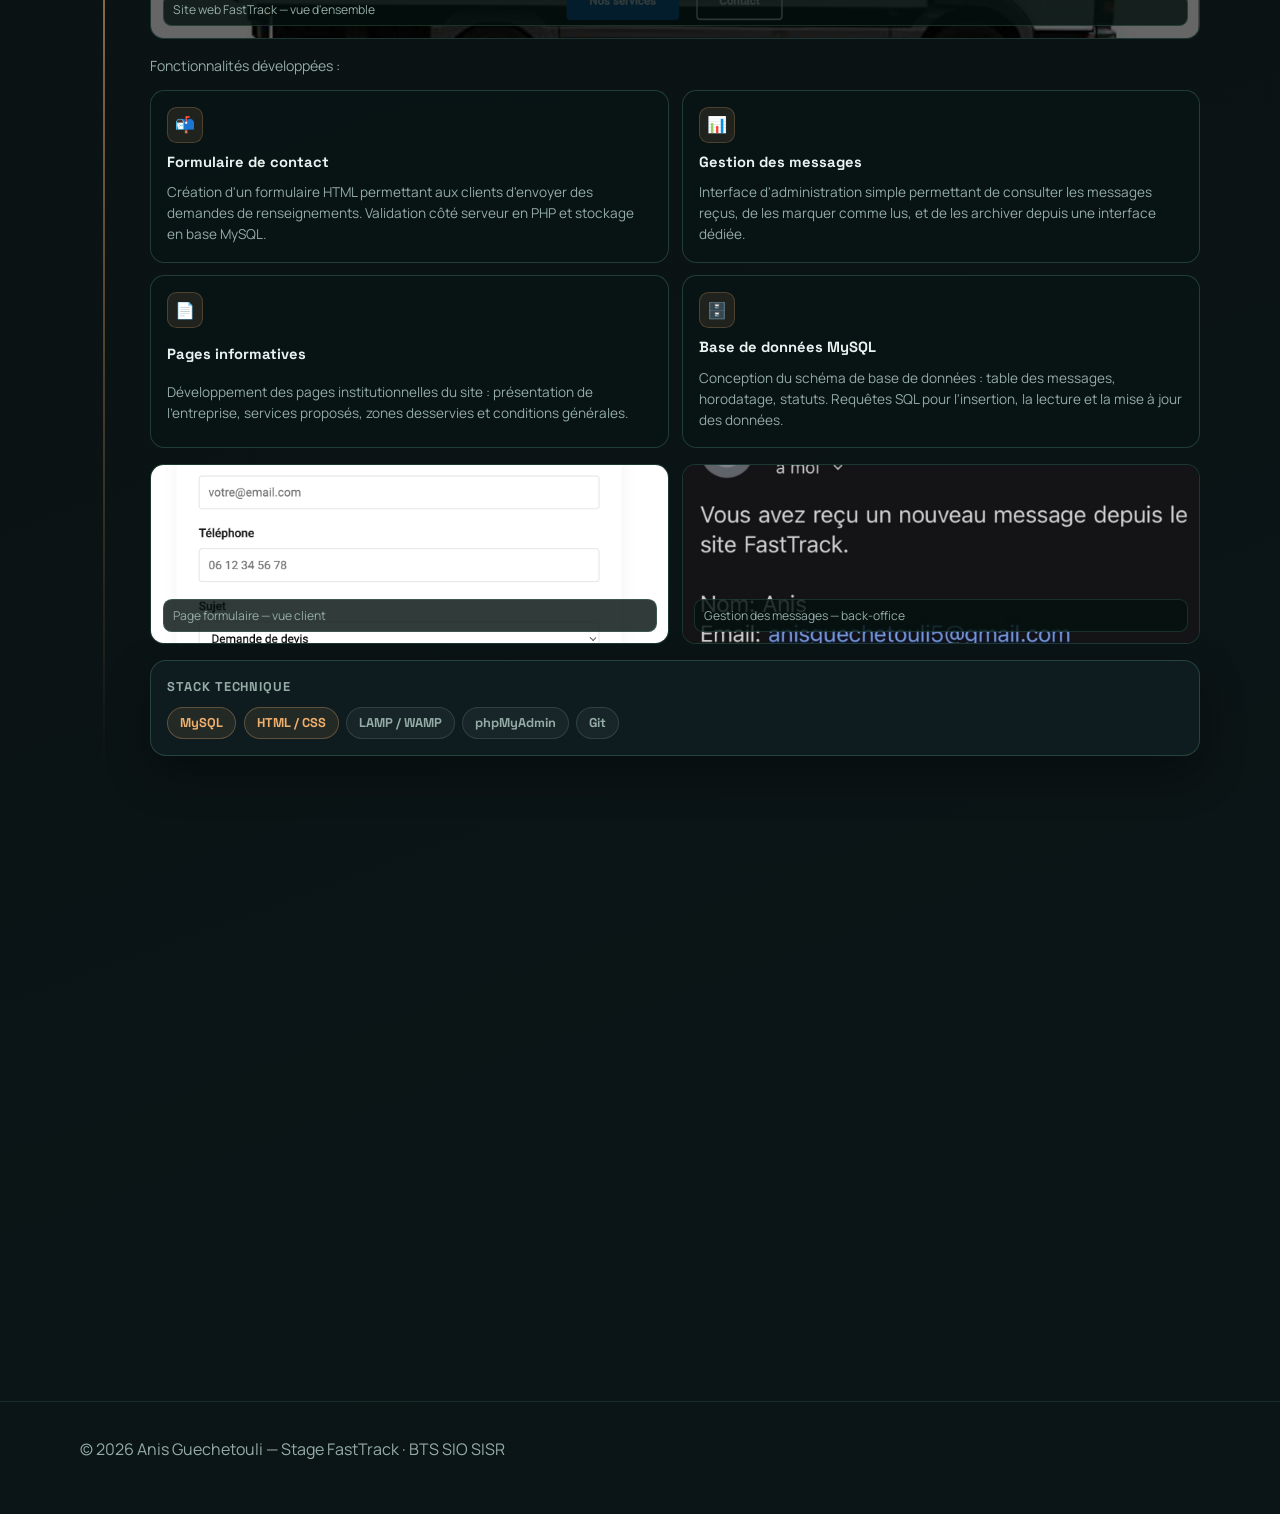
<file: portofliov2/entreprise-fasttrack.html>
<!DOCTYPE html>
<html lang="fr">
    <head>
        <meta charset="UTF-8"/>
        <meta name="viewport" content="width=device-width, initial-scale=1.0"/>
        <title>FastTrack — Stages | Anis Guechetouli</title>
        <meta
            name="description"
            content="Documentation des stages chez FastTrack — Support / Réseau 2025 et Développement Web 2024."/>
        <link rel="preconnect" href="https://fonts.googleapis.com"/>
        <link
            rel="preconnect"
            href="https://fonts.gstatic.com"
            crossorigin="crossorigin"/>
        <link
            href="https://fonts.googleapis.com/css2?family=Space+Grotesk:wght@400;500;700&family=Manrope:wght@400;600;700&family=Fira+Code:wght@400;500&display=swap"
            rel="stylesheet"/>
        <link rel="stylesheet" href="styles.css"/>
        <style>

            /* ═══════════════════════════════════════
           FASTTRACK — page-specific styles
        ═══════════════════════════════════════ */

            /* ── Hero ── */
            .ft-hero {
                padding: 5.5rem 0 3.5rem;
                position: relative;
                overflow: hidden;
            }

            .ft-hero-bg {
                position: absolute;
                inset: 0;
                pointer-events: none;
                background: radial-gradient(ellipse 60% 50% at 80% 30%, rgba(240,176,109,0.12), transparent 70%), radial-gradient(ellipse 50% 60% at 5% 70%, rgba(130,231,191,0.10), transparent 60%);
                z-index: 0;
            }

            .ft-hero-content {
                position: relative;
                z-index: 1;
                max-width: 680px;
            }

            .ft-company-badge {
                display: inline-flex;
                align-items: center;
                gap: 0.55rem;
                background: rgba(240,176,109,0.08);
                border: 1px solid rgba(240,176,109,0.35);
                border-radius: 999px;
                padding: 0.3rem 0.9rem 0.3rem 0.55rem;
                margin-bottom: 1.4rem;
            }
            .ft-company-badge-dot {
                width: 26px;
                height: 26px;
                border-radius: 50%;
                background: linear-gradient(135deg, var(--warm), #e8963a);
                display: grid;
                place-items: center;
                font-size: 0.75rem;
                font-weight: 900;
                color: #1a0e00;
                font-family: 'Space Grotesk', sans-serif;
                flex-shrink: 0;
            }
            .ft-company-badge span {
                font-size: 0.8rem;
                font-weight: 700;
                color: var(--warm);
                font-family: 'Space Grotesk', sans-serif;
                text-transform: uppercase;
                letter-spacing: 0.07em;
            }

            .ft-year-pills {
                display: flex;
                gap: 0.5rem;
                flex-wrap: wrap;
                margin-top: 1.2rem;
            }
            .ft-year-pill {
                font-size: 0.77rem;
                font-weight: 700;
                font-family: 'Space Grotesk', sans-serif;
                padding: 0.24rem 0.7rem;
                border-radius: 999px;
                border: 1px solid var(--line);
                background: rgba(130,231,191,0.05);
                color: var(--muted);
            }
            .ft-year-pill.it {
                color: var(--accent);
                border-color: rgba(130,231,191,0.35);
                background: rgba(130,231,191,0.08);
            }
            .ft-year-pill.web {
                color: var(--warm);
                border-color: rgba(240,176,109,0.35);
                background: rgba(240,176,109,0.08);
            }

            /* ── Timeline connector ── */
            .ft-timeline {
                position: relative;
                display: grid;
                gap: 3.5rem;
                padding: 1rem 0;
            }
            .ft-timeline::before {
                content: '';
                position: absolute;
                left: 23px;
                top: 0;
                bottom: 0;
                width: 2px;
                background: linear-gradient(to bottom, var(--accent), var(--warm), transparent);
                border-radius: 999px;
            }

            .ft-entry {
                display: grid;
                grid-template-columns: 48px 1fr;
                gap: 1.4rem;
                align-items: start;
            }

            .ft-dot {
                width: 48px;
                height: 48px;
                border-radius: 50%;
                display: grid;
                place-items: center;
                font-family: 'Space Grotesk', sans-serif;
                font-weight: 900;
                font-size: 0.85rem;
                flex-shrink: 0;
                position: relative;
                z-index: 1;
            }
            .ft-dot.it {
                background: linear-gradient(135deg, #36d495, #82e7bf);
                color: #03130d;
                box-shadow: 0 0 0 6px rgba(54,212,149,0.15), 0 6px 24px rgba(54,212,149,0.35);
            }
            .ft-dot.web {
                background: linear-gradient(135deg, #f0b06d, #e8963a);
                color: #1a0e00;
                box-shadow: 0 0 0 6px rgba(240,176,109,0.15), 0 6px 24px rgba(240,176,109,0.35);
            }

            .ft-entry-body {
                display: grid;
                gap: 1rem;
            }

            /* ── Stage header card ── */
            .stage-header {
                background: var(--panel);
                border: 1px solid var(--line);
                border-radius: 1.1rem;
                padding: 1.4rem 1.5rem;
                display: flex;
                align-items: flex-start;
                justify-content: space-between;
                gap: 1rem;
                flex-wrap: wrap;
                box-shadow: var(--shadow);
            }
            .stage-header.it {
                border-top: 3px solid var(--accent-strong);
            }
            .stage-header.web {
                border-top: 3px solid var(--warm);
            }

            .stage-header-left {
                display: grid;
                gap: 0.3rem;
            }
            .stage-year-tag {
                font-size: 0.73rem;
                font-weight: 700;
                font-family: 'Space Grotesk', sans-serif;
                text-transform: uppercase;
                letter-spacing: 0.1em;
            }
            .stage-year-tag.it {
                color: var(--accent);
            }
            .stage-year-tag.web {
                color: var(--warm);
            }
            .stage-title {
                font-size: clamp(1.15rem, 2.2vw, 1.55rem);
                color: var(--text);
                margin: 0;
            }
            .stage-subtitle {
                color: var(--muted);
                font-size: 0.9rem;
            }

            .stage-meta {
                display: flex;
                flex-direction: column;
                align-items: flex-end;
                gap: 0.4rem;
            }
            .stage-duration {
                font-family: 'Space Grotesk', sans-serif;
                font-size: 1.7rem;
                font-weight: 900;
                line-height: 1;
            }
            .stage-duration.it {
                color: var(--accent);
            }
            .stage-duration.web {
                color: var(--warm);
            }
            .stage-duration-label {
                font-size: 0.78rem;
                color: var(--muted);
                text-align: right;
            }

            /* ── Image grid ── */
            .img-mosaic {
                display: grid;
                gap: 0.8rem;
            }
            .img-mosaic.two {
                grid-template-columns: 1fr 1fr;
            }
            .img-mosaic.three {
                grid-template-columns: 2fr 1fr;
                grid-template-rows: 1fr 1fr;
            }

            .img-slot {
                border-radius: 0.85rem;
                overflow: hidden;
                border: 1px solid rgba(130,231,191,0.18);
                background: rgba(7,16,18,0.82);
                min-height: 180px;
                display: grid;
                place-items: center;
                position: relative;
            }
            .img-slot.tall {
                min-height: 380px;
                grid-row: 1 / 3;
            }

            .img-slot img {
                width: 100%;
                height: 100%;
                object-fit: cover;
                display: block;
                position: absolute;
                inset: 0;
            }

            .img-placeholder {
                display: flex;
                flex-direction: column;
                align-items: center;
                gap: 0.55rem;
                padding: 1.2rem;
                text-align: center;
            }
            .img-placeholder-icon {
                width: 46px;
                height: 46px;
                border-radius: 0.7rem;
                background: rgba(130,231,191,0.07);
                border: 1px dashed rgba(130,231,191,0.3);
                display: grid;
                place-items: center;
                font-size: 1.3rem;
            }
            .img-placeholder p {
                margin: 0;
                font-size: 0.78rem;
                color: rgba(149,172,166,0.6);
                max-width: 14ch;
            }

            .img-caption {
                position: absolute;
                left: 0.7rem;
                right: 0.7rem;
                bottom: 0.7rem;
                background: rgba(4,18,15,0.82);
                border: 1px solid rgba(130,231,191,0.15);
                border-radius: 0.55rem;
                padding: 0.35rem 0.6rem;
                font-size: 0.76rem;
                color: var(--muted);
                pointer-events: none;
            }

            /* ── Task cards ── */
            .task-grid {
                display: grid;
                grid-template-columns: repeat(2, minmax(0, 1fr));
                gap: 0.8rem;
            }

            .task-card {
                background: rgba(8,20,22,0.72);
                border: 1px solid var(--line);
                border-radius: 0.9rem;
                padding: 1rem;
                display: grid;
                gap: 0.5rem;
            }

            .task-icon {
                width: 36px;
                height: 36px;
                border-radius: 0.6rem;
                display: grid;
                place-items: center;
                font-size: 1rem;
                flex-shrink: 0;
            }
            .task-icon.it-c {
                background: rgba(130,231,191,0.1);
                border: 1px solid rgba(130,231,191,0.22);
            }
            .task-icon.web-c {
                background: rgba(240,176,109,0.1);
                border: 1px solid rgba(240,176,109,0.22);
            }

            .task-name {
                font-family: 'Space Grotesk', sans-serif;
                font-size: 0.92rem;
                font-weight: 700;
                color: var(--text);
                margin: 0;
            }
            .task-desc {
                font-size: 0.85rem;
                color: var(--muted);
                margin: 0;
                line-height: 1.55;
            }

            /* ── Tech stack pills ── */
            .tech-stack {
                display: flex;
                flex-wrap: wrap;
                gap: 0.45rem;
            }
            .tech-pill {
                font-size: 0.8rem;
                font-family: 'Space Grotesk', sans-serif;
                font-weight: 700;
                padding: 0.28rem 0.75rem;
                border-radius: 999px;
            }
            .tech-pill.it-t {
                background: rgba(130,231,191,0.09);
                border: 1px solid rgba(130,231,191,0.3);
                color: var(--accent);
            }
            .tech-pill.web-t {
                background: rgba(240,176,109,0.09);
                border: 1px solid rgba(240,176,109,0.3);
                color: var(--warm);
            }
            .tech-pill.neu {
                background: rgba(149,172,166,0.07);
                border: 1px solid rgba(149,172,166,0.2);
                color: var(--muted);
            }

            /* ── Context callout ── */
            .context-card {
                border-radius: 1rem;
                padding: 1.2rem 1.3rem;
                display: grid;
                gap: 0.6rem;
            }
            .context-card.it-ctx {
                background: rgba(130,231,191,0.05);
                border: 1px solid rgba(130,231,191,0.2);
            }
            .context-card.web-ctx {
                background: rgba(240,176,109,0.05);
                border: 1px solid rgba(240,176,109,0.2);
            }
            .context-card h4 {
                font-size: 0.95rem;
                color: var(--text);
                margin: 0;
            }
            .context-card p {
                font-size: 0.87rem;
                color: var(--muted);
                margin: 0;
                line-height: 1.6;
            }

            /* ── Section heading ── */
            .doc-section {
                padding: 2.5rem 0;
            }
            .doc-section-title {
                display: flex;
                align-items: center;
                gap: 0.75rem;
                margin-bottom: 1.4rem;
            }
            .doc-section-title h2 {
                margin: 0;
                font-size: clamp(1.3rem, 2.5vw, 1.9rem);
            }
            .doc-icon {
                width: 38px;
                height: 38px;
                border-radius: 0.65rem;
                background: rgba(130,231,191,0.1);
                border: 1px solid rgba(130,231,191,0.25);
                display: grid;
                place-items: center;
                font-size: 1.1rem;
                flex-shrink: 0;
            }
            .doc-icon.warm-ic {
                background: rgba(240,176,109,0.1);
                border-color: rgba(240,176,109,0.25);
            }

            /* ── Skills recap ── */
            .skill-recap-grid {
                display: grid;
                grid-template-columns: repeat(3, minmax(0, 1fr));
                gap: 0.9rem;
            }
            .skill-recap-card {
                background: rgba(8,20,22,0.7);
                border: 1px solid var(--line);
                border-radius: 0.9rem;
                padding: 1rem;
                display: grid;
                gap: 0.45rem;
            }
            .skill-recap-label {
                font-size: 0.72rem;
                text-transform: uppercase;
                letter-spacing: 0.09em;
                color: var(--muted);
                font-family: 'Space Grotesk', sans-serif;
            }
            .skill-recap-value {
                font-size: 1rem;
                font-weight: 700;
                color: var(--text);
                font-family: 'Space Grotesk', sans-serif;
            }
            .skill-recap-value.g {
                color: var(--accent);
            }
            .skill-recap-value.o {
                color: var(--warm);
            }

            /* ── Responsive ── */
            @media (max-width: 780px) {
                .ft-timeline::before {
                    display: none;
                }
                .ft-entry {
                    grid-template-columns: 1fr;
                }
                .ft-dot {
                    display: none;
                }
                .task-grid {
                    grid-template-columns: 1fr;
                }
                .img-mosaic.three,
                .img-mosaic.two {
                    grid-template-columns: 1fr;
                }
                .img-slot.tall {
                    min-height: 200px;
                    grid-row: auto;
                }
                .skill-recap-grid {
                    grid-template-columns: 1fr 1fr;
                }
            }
        </style>
    </head>
    <body>
        <div class="scroll-progress" id="scrollProgress" aria-hidden="true"></div>
        <div class="bg-grid" aria-hidden="true"></div>

        <header class="site-header">
            <div class="container nav-wrap">
                <a href="index.html#home" class="brand">
                    <span class="brand-mark">AG</span>
                    <span class="brand-text">Anis Guechetouli</span>
                </a>
                <button class="menu-btn" id="menuBtn" aria-label="Ouvrir le menu">Menu</button>
                <nav class="nav" id="siteNav">
                    <a href="index.html#profil">Profil</a>
                    <a href="index.html#parcours">Parcours</a>
                    <a href="index.html#projets">Projets</a>
                    <a href="veille-proxmark3.html">Veille technologique</a>
                    <a href="entreprise-fasttrack.html">Entreprise FastTrack</a>
                    <a href="e5.html">E5</a>
                    <a href="e6.html">E6</a>
                    <a href="index.html#contact">Contact</a>
                </nav>
            </div>
        </header>

        <main>

            <!-- ════════════════════════ HERO ════════════════════════ -->
            <section class="ft-hero container reveal">
                <div class="ft-hero-bg" aria-hidden="true"></div>

                <div class="ft-hero-content">
                    <div class="ft-company-badge">
                        <span class="ft-company-badge-dot">FT</span>
                        <span>FastTrack — Entreprise</span>
                    </div>

                    <p class="eyebrow">Documentation de stage · BTS SIO SISR</p>
                    <h1>Deux stages,<br>deux métiers.</h1>
                    <p class="lead">De la configuration réseau au développement web, retour sur deux
                        mois d'immersion chez FastTrack — entreprise de transport — où j'ai touché à la
                        fois à l'infrastructure et au code.</p>

                    <div class="hero-actions">
                        <a class="btn btn-primary" href="#stage-2025">Stage 2025 — IT</a>
                        <a class="btn btn-ghost" href="#stage-2024">Stage 2024 — Web</a>
                    </div>

                    <div class="ft-year-pills">
                        <span class="ft-year-pill it">2025 · Support / Réseau</span>
                        <span class="ft-year-pill web">2024 · Développement Web</span>
                        <span class="ft-year-pill">PHP · MySQL</span>
                        <span class="ft-year-pill">Windows Server</span>
                        <span class="ft-year-pill">Transport</span>
                    </div>
                </div>
            </section>

            <!-- ════════════════════════ ENTREPRISE ════════════════════════ -->
            <section class="doc-section container reveal">
                <div class="doc-section-title">
                    <span class="doc-icon">🏢</span>
                    <h2>L'entreprise</h2>
                </div>

                <div class="grid two-cols">
                    <article class="card">
                        <h3>FastTrack</h3>
                        <p>FastTrack est une entreprise de transport et de logistique. J'y ai effectué
                            deux stages consécutifs dans le cadre de mon BTS SIO option SISR — l'un axé sur
                            l'informatique de support et le réseau, l'autre sur le développement d'un outil
                            web interne.</p>
                        <div class="tech-stack" style="margin-top:0.8rem">
                            <span class="tech-pill neu">Transport & Logistique</span>
                            <span class="tech-pill neu">PME</span>
                            <span class="tech-pill neu">Infrastructure hybride</span>
                        </div>
                    </article>
                    <article class="card">
                        <h3>Contexte des stages</h3>
                        <ul>
                            <li>2 stages d'un mois réalisés en 2024 et 2025</li>
                            <li>Intégration au sein du service informatique</li>
                            <li>Environnement Windows (postes + serveurs)</li>
                            <li>Collaboration directe avec l'équipe technique</li>
                            <li>Missions réelles, responsabilités concrètes</li>
                        </ul>
                    </article>
                </div>
            </section>

            <!-- ════════════════════════ TIMELINE ════════════════════════ -->
            <section class="doc-section container reveal">
                <div class="doc-section-title">
                    <span class="doc-icon">📅</span>
                    <h2>Parcours chronologique</h2>
                </div>

                <div class="ft-timeline">

                    <!-- ──────── 2025 ──────── -->
                    <div id="stage-2025" class="ft-entry reveal">
                        <div class="ft-dot it">2025</div>

                        <div class="ft-entry-body">

                            <!-- Header -->
                            <div class="stage-header it">
                                <div class="stage-header-left">
                                    <span class="stage-year-tag it">Janvier – Février 2025</span>
                                    <h2 class="stage-title">Support Informatique & Réseau</h2>
                                    <p class="stage-subtitle">Administration système · Infrastructure · Helpdesk</p>
                                </div>
                                <div class="stage-meta">
                                    <span class="stage-duration it">1 mois</span>
                                    <span class="stage-duration-label">Stage en entreprise</span>
                                </div>
                            </div>

                            <!-- Contexte -->
                            <div class="context-card it-ctx">
                                <h4>Contexte de la mission</h4>
                                <p>Intégré au sein du service IT de FastTrack, j'ai pris en charge des tâches
                                    d'administration système et de support utilisateur au quotidien. J'ai notamment
                                    participé à la mise en place d'un serveur de stockage distant. Ce stage m'a
                                    permis de travailler en conditions réelles sur une infrastructure d'entreprise.</p>
                            </div>

                            <!-- Photos -->
                            <div class="img-mosaic three">
                                <div class="img-slot tall">
                                    <!-- Remplacer src par ta photo -->
                                     <img src="synology.jpeg" alt="Serveur de stockage FastTrack"> 
                                    <div class="img-placeholder">
                                        <span class="img-placeholder-icon">🖥️</span>
                                        <p>Photo serveur / rack</p>
                                    </div>
                                    <span class="img-caption">Serveur de stockage réseau</span>
                                </div>
                                <div class="img-slot">
                                    <img src="pc.jpg" alt="Montage PC">
                                    <div class="img-placeholder">
                                        <span class="img-placeholder-icon">🔧</span>
                                        <p>Montage tour PC</p>
                                    </div>
                                    <span class="img-caption">Assemblage & tests matériels</span>
                                </div>
                            </div>

                            <!-- Missions -->
                            <div>
                                <p style="color:var(--muted);font-size:0.88rem;margin:0 0 0.8rem">Principales missions réalisées pendant le stage :</p>
                                <div class="task-grid">

                                    <div class="task-card">
                                        <span class="task-icon it-c">💾</span>
                                        <p class="task-name">Serveur de stockage & partage réseau</p>
                                        <p class="task-desc">Configuration d'un serveur de stockage distant avec partage
                                            réseau pour les utilisateurs internes. Gestion des droits d'accès et des
                                            lecteurs mappés.</p>
                                    </div>

                                    <div class="task-card">
                                        <span class="task-icon it-c">🪟</span>
                                        <p class="task-name">Préparation de postes Windows</p>
                                        <p class="task-desc">Installation et configuration de postes Windows : pilotes
                                            constructeurs, logiciels métier, mises à jour système (Windows Update), jonction
                                            au domaine.</p>
                                    </div>

                                    <div class="task-card">
                                        <span class="task-icon it-c">🔩</span>
                                        <p class="task-name">Montage de tours PC & tests matériels</p>
                                        <p class="task-desc">Assemblage de tours PC à partir de composants. Tests de bon
                                            fonctionnement : démarrage, température, vérification des composants avec outils
                                            dédiés.</p>
                                    </div>

                                    <div class="task-card">
                                        <span class="task-icon it-c">🆘</span>
                                        <p class="task-name">Support utilisateur</p>
                                        <p class="task-desc">Résolution d'incidents au quotidien : connexion au réseau,
                                            configuration d'imprimantes, erreurs Windows, réinitialisation de mots de passe,
                                            accompagnement.</p>
                                    </div>

                                    <div class="task-card" style="grid-column:1/-1">
                                        <span class="task-icon it-c">📝</span>
                                        <p class="task-name">Rédaction de procédures et guides techniques</p>
                                        <p class="task-desc">Formalisation des procédures récurrentes sous forme de
                                            guides pas-à-pas : préparation de poste, connexion au partage réseau,
                                            configuration imprimante — pour faciliter la réplication et l'onboarding.</p>
                                    </div>

                                </div>
                            </div>

                            <!-- Stack -->
                            <div class="card" style="padding:1rem">
                                <p
                                    style="font-size:0.8rem;color:var(--muted);margin:0 0 0.6rem;font-family:'Space Grotesk',sans-serif;text-transform:uppercase;letter-spacing:0.07em;font-weight:700">Technologies & outils</p>
                                <div class="tech-stack">
                                    <span class="tech-pill it-t">Windows Server</span>
                                    <span class="tech-pill it-t">Active Directory</span>
                                    <span class="tech-pill it-t">SMB / Partage réseau</span>
                                    <span class="tech-pill it-t">Windows 10/11</span>
                                    <span class="tech-pill neu">Drivers & firmware</span>
                                    <span class="tech-pill neu">Helpdesk</span>
                                    <span class="tech-pill neu">BIOS / POST</span>
                                    <span class="tech-pill neu">Documentation technique</span>
                                </div>
                            </div>

                        </div>
                    </div>

                    <!-- ──────── 2024 ──────── -->
                    <div id="stage-2024" class="ft-entry reveal">
                        <div class="ft-dot web">2024</div>

                        <div class="ft-entry-body">

                            <!-- Header -->
                            <div class="stage-header web">
                                <div class="stage-header-left">
                                    <span class="stage-year-tag web">2024</span>
                                    <h2 class="stage-title">Développement Web</h2>
                                    <p class="stage-subtitle">Backend PHP · MySQL · Site vitrine & formulaire de contact</p>
                                </div>
                                <div class="stage-meta">
                                    <span class="stage-duration web">1 mois</span>
                                    <span class="stage-duration-label">Stage en entreprise</span>
                                </div>
                            </div>

                            <!-- Contexte -->
                           <div class="context-card web-ctx">
    <h4>Contexte du projet</h4>
    <p>
        Stage de développement web au sein de FastTrack — entreprise de transport.
        J'ai participé à la création d'un site web permettant aux clients de contacter
        l'entreprise et de faire des demandes de renseignements. Le projet couvrait le
        développement backend en PHP, la mise en place d'une base de données MySQL, et
        la création de pages informatives à destination des prospects et clients.

        <br><br>

        👉 Voir le site :
        <a href="https://fasttrack.alwaysdata.net/" target="_blank" rel="noopener">
            Accéder au site FastTrack
        </a>
    </p>
</div>

                            <!-- Photo principale -->
                            <div class="img-slot" style="min-height:240px">
                                <img src="fastrack.png" alt="Site web FastTrack">
                                <div class="img-placeholder">
                                    <span class="img-placeholder-icon">🌍</span>
                                    <p>Capture du site web développé</p>
                                </div>
                                <span class="img-caption">Site web FastTrack — vue d'ensemble</span>
                            </div>

                            <!-- Missions -->
                            <div>
                                <p style="color:var(--muted);font-size:0.88rem;margin:0 0 0.8rem">Fonctionnalités développées :</p>
                                <div class="task-grid">

                                    <div class="task-card">
                                        <span class="task-icon web-c">📬</span>
                                        <p class="task-name">Formulaire de contact</p>
                                        <p class="task-desc">Création d'un formulaire HTML permettant aux clients
                                            d'envoyer des demandes de renseignements. Validation côté serveur en PHP et
                                            stockage en base MySQL.</p>
                                    </div>

                                    <div class="task-card">
                                        <span class="task-icon web-c">📊</span>
                                        <p class="task-name">Gestion des messages</p>
                                        <p class="task-desc">Interface d'administration simple permettant de consulter
                                            les messages reçus, de les marquer comme lus, et de les archiver depuis une
                                            interface dédiée.</p>
                                    </div>

                                    <div class="task-card">
                                        <span class="task-icon web-c">📄</span>
                                        <p class="task-name">Pages informatives</p>
                                        <p class="task-desc">Développement des pages institutionnelles du site :
                                            présentation de l'entreprise, services proposés, zones desservies et conditions
                                            générales.</p>
                                    </div>

                                    <div class="task-card">
                                        <span class="task-icon web-c">🗄️</span>
                                        <p class="task-name">Base de données MySQL</p>
                                        <p class="task-desc">Conception du schéma de base de données : table des
                                            messages, horodatage, statuts. Requêtes SQL pour l'insertion, la lecture et la
                                            mise à jour des données.</p>
                                    </div>

                                </div>
                            </div>

                            <!-- Photos mockups / code -->
                            <div class="img-mosaic two">
                                <div class="img-slot">
                                    <img src="form.png" alt="Formulaire de contact"> 
                                    <div class="img-placeholder">
                                        <span class="img-placeholder-icon">📋</span>
                                        <p>Formulaire de contact</p>
                                    </div>
                                    <span class="img-caption">Page formulaire — vue client</span>
                                </div>
                                <div class="img-slot">
                                    <img src="devis.png" alt="Interface admin messages"> 
                                    <div class="img-placeholder">
                                        <span class="img-placeholder-icon">🛠️</span>
                                        <p>Interface admin</p>
                                    </div>
                                    <span class="img-caption">Gestion des messages — back-office</span>
                                </div>
                            </div>

                            <!-- Stack -->
                            <div class="card" style="padding:1rem">
                                <p
                                    style="font-size:0.8rem;color:var(--muted);margin:0 0 0.6rem;font-family:'Space Grotesk',sans-serif;text-transform:uppercase;letter-spacing:0.07em;font-weight:700">Stack technique</p>
                                <div class="tech-stack">
                                    <span class="tech-pill web-t">MySQL</span>
                                    <span class="tech-pill web-t">HTML / CSS</span>
                                    <span class="tech-pill neu">LAMP / WAMP</span>
                                    <span class="tech-pill neu">phpMyAdmin</span>
                                    <span class="tech-pill neu">Git</span>
                                </div>
                            </div>

                            <!-- Photo code -->
                            <!-- <div class="img-slot" style="min-height:160px">
                                <img src="img/ft-2024-code.jpg" alt="Code PHP"> 
                                <div class="img-placeholder">
                                    <span class="img-placeholder-icon">💻</span>
                                    <p>Extrait de code PHP / base de données</p>
                                </div>
                                <span class="img-caption">Extrait code — traitement du formulaire PHP</span>
                            </div>-->

                        </div>
                    </div>

                </div>
            </section>

            <!-- ════════════════════════ BILAN ════════════════════════ -->
            <section class="doc-section container reveal">
                <div class="doc-section-title">
                    <span class="doc-icon">📊</span>
                    <h2>Bilan des compétences acquises</h2>
                </div>

                <div class="skill-recap-grid" style="margin-bottom:1.2rem">
                    <div class="skill-recap-card">
                        <span class="skill-recap-label">Durée totale</span>
                        <span class="skill-recap-value g">2 mois</span>
                    </div>
                    <div class="skill-recap-card">
                        <span class="skill-recap-label">Domaines couverts</span>
                        <span class="skill-recap-value">IT + Web</span>
                    </div>
                    <div class="skill-recap-card">
                        <span class="skill-recap-label">Entreprise</span>
                        <span class="skill-recap-value o">FastTrack</span>
                    </div>
                    <div class="skill-recap-card">
                        <span class="skill-recap-label">Missions réalisées</span>
                        <span class="skill-recap-value g">9 missions</span>
                    </div>
                    <div class="skill-recap-card">
                        <span class="skill-recap-label">Technos maîtrisées</span>
                        <span class="skill-recap-value">PHP, MySQL</span>
                    </div>
                    <div class="skill-recap-card">
                        <span class="skill-recap-label">Livrable web</span>
                        <span class="skill-recap-value o">Site + BDD</span>
                    </div>
                </div>

                <div class="grid two-cols">
                    <article class="card">
                        <h3 style="color:var(--accent)">Compétences IT — 2025</h3>
                        <ul>
                            <li>Administration Windows Server & partage réseau (SMB)</li>
                            <li>Déploiement et préparation de postes en entreprise</li>
                            <li>Assemblage matériel et diagnostics hardware</li>
                            <li>Support utilisateur niveau 1 & 2</li>
                            <li>Rédaction de documentation technique</li>
                        </ul>
                    </article>
                    <article class="card">
                        <h3 style="color:var(--warm)">Compétences Web — 2024</h3>
                        <ul>
                            <li>Développement backend PHP orienté formulaires</li>
                            <li>Conception et requêtage base MySQL</li>
                            <li>Intégration HTML/CSS de pages informatives</li>
                            <li>Mise en place d'un back-office de gestion</li>
                            <li>Cycle complet : maquette → développement → mise en ligne</li>
                        </ul>
                    </article>
                </div>
            </section>

        </main>

        <footer class="site-footer">
            <div class="container">
                <p>©
                    <span id="year"></span>
                    Anis Guechetouli — Stage FastTrack · BTS SIO SISR</p>
            </div>
        </footer>

        <button
            class="back-top"
            id="backTopBtn"
            type="button"
            aria-label="Remonter en haut">↑</button>
        <div class="toast" id="toast" role="status" aria-live="polite"></div>

        <script src="script.js"></script>
    </body>
</html>
</file>
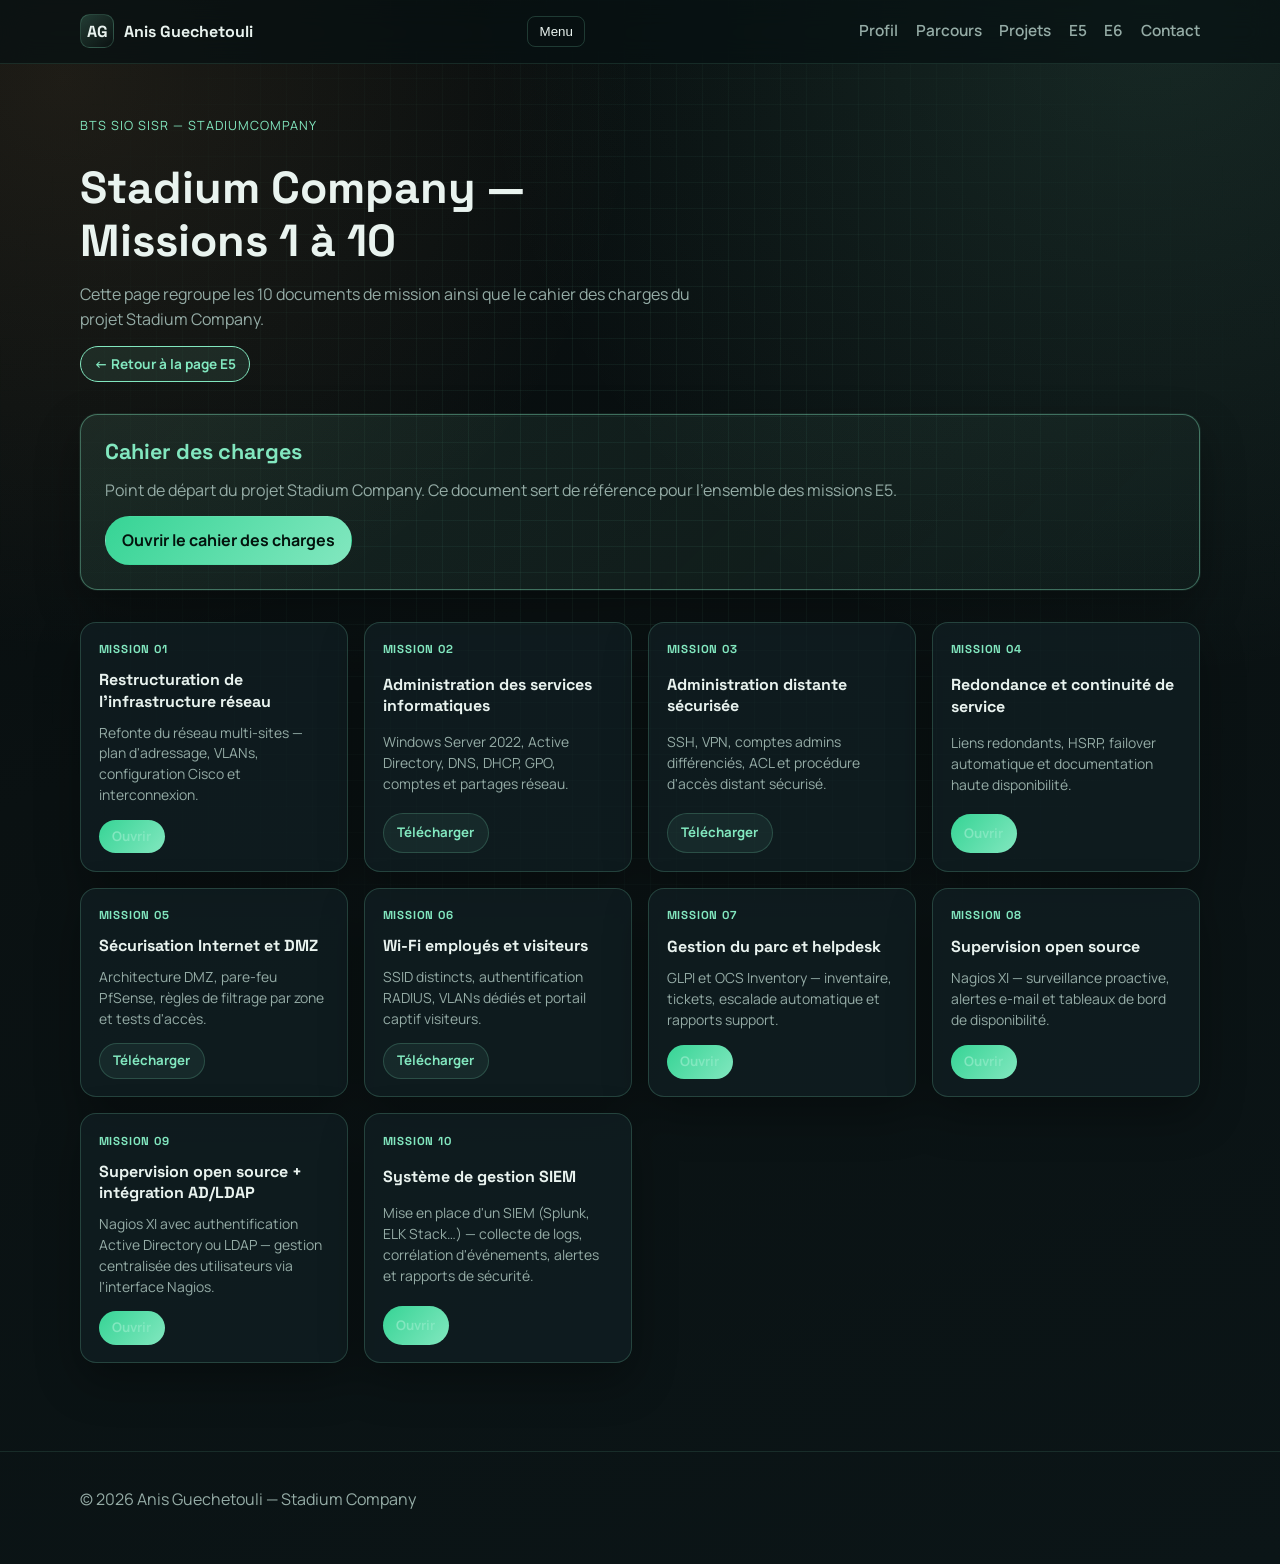
<file: portofliov2/stadium.html>
<!DOCTYPE html>
<html lang="fr">
<head>
    <meta charset="UTF-8"/>
    <meta name="viewport" content="width=device-width, initial-scale=1.0"/>
    <title>Stadium Company – Missions | Anis Guechetouli</title>
    <meta name="description" content="10 missions Stadium Company et cahier des charges — BTS SIO SISR, Anis Guechetouli."/>
    <link rel="preconnect" href="https://fonts.googleapis.com"/>
    <link rel="preconnect" href="https://fonts.gstatic.com" crossorigin="crossorigin"/>
    <link href="https://fonts.googleapis.com/css2?family=Space+Grotesk:wght@400;500;700&family=Manrope:wght@400;600;700&display=swap" rel="stylesheet"/>
    <link rel="stylesheet" href="styles.css"/>
    <style>
        .page-header { margin-bottom: 2rem; display: grid; gap: 0.85rem; }
        .page-header h1 { font-size: clamp(1.6rem, 3.5vw, 2.8rem); }
        .page-lead { color: var(--muted); max-width: 62ch; margin: 0; }

        .spotlight-card {
            background: linear-gradient(135deg, rgba(130,231,191,0.1), rgba(130,231,191,0.03));
            border: 1px solid rgba(130,231,191,0.4);
            border-radius: 1.1rem;
            padding: 1.5rem;
            display: grid;
            gap: 0.8rem;
            margin-bottom: 2rem;
            box-shadow: 0 0 0 1px rgba(130,231,191,0.08), var(--shadow);
        }
        .spotlight-card h2 {
            font-size: 1.35rem;
            color: var(--accent);
        }
        .spotlight-card p { margin: 0; color: var(--muted); }

        .missions-grid {
            display: grid;
            grid-template-columns: repeat(auto-fill, minmax(260px, 1fr));
            gap: 1rem;
        }

        .mission-doc-card {
            background: var(--panel);
            border: 1px solid var(--line);
            border-radius: 1rem;
            padding: 1.1rem;
            display: grid;
            gap: 0.65rem;
            box-shadow: var(--shadow);
            transition: transform 0.22s ease, box-shadow 0.22s ease, border-color 0.22s ease;
        }
        .mission-doc-card:hover {
            transform: translateY(-4px);
            box-shadow: 0 20px 40px rgba(0,0,0,0.38);
            border-color: rgba(130,231,191,0.35);
        }
        .mission-num {
            font-family: 'Space Grotesk', sans-serif;
            font-size: 0.72rem;
            font-weight: 700;
            color: var(--accent);
            text-transform: uppercase;
            letter-spacing: 0.07em;
        }
        .mission-doc-card h3 { font-size: 1rem; line-height: 1.35; }
        .mission-doc-card p  { font-size: 0.87rem; color: var(--muted); margin: 0; line-height: 1.5; }
        .mission-doc-card .project-actions { margin-top: 0.2rem; }

        .btn-sm {
            padding: 0.38rem 0.85rem;
            font-size: 0.83rem;
            font-weight: 700;
            border-radius: 999px;
            text-decoration: none;
            display: inline-flex;
            align-items: center;
            gap: 0.35rem;
            transition: transform 0.18s ease, box-shadow 0.18s ease;
        }
        .btn-sm:hover { transform: translateY(-2px); box-shadow: 0 6px 16px rgba(0,0,0,0.28); }
        .btn-open {
            background: linear-gradient(130deg, var(--accent-strong), var(--accent));
            color: #03130d;
            border: none;
        }
        .btn-dl {
            border: 1px solid var(--line);
            background: rgba(130,231,191,0.07);
            color: var(--accent);
        }

        @media (max-width: 780px) {
            .missions-grid { grid-template-columns: 1fr 1fr; }
        }
        @media (max-width: 520px) {
            .missions-grid { grid-template-columns: 1fr; }
        }
    </style>
</head>
<body>
    <div class="scroll-progress" id="scrollProgress" aria-hidden="true"></div>
    <div class="bg-grid" aria-hidden="true"></div>

    <header class="site-header">
        <div class="container nav-wrap">
            <a href="index.html#home" class="brand">
                <span class="brand-mark">AG</span>
                <span class="brand-text">Anis Guechetouli</span>
            </a>
            <button class="menu-btn" id="menuBtn" aria-label="Ouvrir le menu">Menu</button>
            <nav class="nav" id="siteNav">
                <a href="index.html#profil">Profil</a>
                <a href="index.html#parcours">Parcours</a>
                <a href="index.html#projets">Projets</a>
                <a href="e5.html">E5</a>
                <a href="e6.html">E6</a>
                <a href="index.html#contact">Contact</a>
            </nav>
        </div>
    </header>

    <main>
        <section class="section container reveal">

            <div class="page-header">
                <p class="eyebrow">BTS SIO SISR — StadiumCompany</p>
                <h1>Stadium Company — Missions 1 à 10</h1>
                <p class="page-lead">
                    Cette page regroupe les 10 documents de mission ainsi que le cahier des charges du projet Stadium Company.
                </p>
                <div>
                    <a class="btn btn-ghost btn-small" href="e5.html">← Retour à la page E5</a>
                </div>
            </div>

            <!-- Cahier des charges -->
            <article class="spotlight-card">
                <h2>Cahier des charges</h2>
                <p>Point de départ du projet Stadium Company. Ce document sert de référence pour l'ensemble des missions E5.</p>
                <div>
                    <a class="btn btn-primary" href="cahier-des-charges-stadiumcompany.pdf" target="_blank" rel="noopener noreferrer">
                        Ouvrir le cahier des charges
                    </a>
                </div>
            </article>

            <!-- Grille des 10 missions -->
            <div class="missions-grid">

                <article class="mission-doc-card">
                    <span class="mission-num">Mission 01</span>
                    <h3>Restructuration de l'infrastructure réseau</h3>
                    <p>Refonte du réseau multi-sites — plan d'adressage, VLANs, configuration Cisco et interconnexion.</p>
                    <div class="project-actions">
                        <a class="btn-sm btn-open" href="./mission/mission-01-Mise en place de l'infrastructure réseau multi-sites.pdf" target="_blank" rel="noopener noreferrer">Ouvrir</a>
                    </div>
                </article>

                <article class="mission-doc-card">
                    <span class="mission-num">Mission 02</span>
                    <h3>Administration des services informatiques</h3>
                    <p>Windows Server 2022, Active Directory, DNS, DHCP, GPO, comptes et partages réseau.</p>
                    <div class="project-actions">
                        <a class="btn-sm btn-dl" href="./mission/mission-03-Déploiement Windows Server.docx" target="_blank" rel="noopener noreferrer" download>Télécharger</a>
                    </div>
                </article>

                <article class="mission-doc-card">
                    <span class="mission-num">Mission 03</span>
                    <h3>Administration distante sécurisée</h3>
                    <p>SSH, VPN, comptes admins différenciés, ACL et procédure d'accès distant sécurisé.</p>
                    <div class="project-actions">
                        <a class="btn-sm btn-dl" href="./mission/mission-5-Accès distant sécurisé — SSH.docx" target="_blank" rel="noopener noreferrer" download>Télécharger</a>
                    </div>
                </article>

                <article class="mission-doc-card">
                    <span class="mission-num">Mission 04</span>
                    <h3>Redondance et continuité de service</h3>
                    <p>Liens redondants, HSRP, failover automatique et documentation haute disponibilité.</p>
                    <div class="project-actions">
                        <a class="btn-sm btn-open" href="./mission/mission-08-Haute disponibilité.pdf" target="_blank" rel="noopener noreferrer">Ouvrir</a>
                    </div>
                </article>

                <article class="mission-doc-card">
                    <span class="mission-num">Mission 05</span>
                    <h3>Sécurisation Internet et DMZ</h3>
                    <p>Architecture DMZ, pare-feu PfSense, règles de filtrage par zone et tests d'accès.</p>
                    <div class="project-actions">
                        <a class="btn-sm btn-dl" href="./mission/mission-2-Sécurisation du réseau avec PfSense.docx" target="_blank" rel="noopener noreferrer" download>Télécharger</a>
                    </div>
                </article>

                <article class="mission-doc-card">
                    <span class="mission-num">Mission 06</span>
                    <h3>Wi-Fi employés et visiteurs</h3>
                    <p>SSID distincts, authentification RADIUS, VLANs dédiés et portail captif visiteurs.</p>
                    <div class="project-actions">
                        <a class="btn-sm btn-dl" href="./mission/mission-4-Wi-Fi sécurisé — RADIUS.docx" target="_blank" rel="noopener noreferrer" download>Télécharger</a>
                    </div>
                </article>

                <article class="mission-doc-card">
                    <span class="mission-num">Mission 07</span>
                    <h3>Gestion du parc et helpdesk</h3>
                    <p>GLPI et OCS Inventory — inventaire, tickets, escalade automatique et rapports support.</p>
                    <div class="project-actions">
                        <a class="btn-sm btn-open" href="./mission/mission-07.pdf" target="_blank" rel="noopener noreferrer">Ouvrir</a>
                    </div>
                </article>

                <article class="mission-doc-card">
                    <span class="mission-num">Mission 08</span>
                    <h3>Supervision open source</h3>
                    <p>Nagios XI — surveillance proactive, alertes e-mail et tableaux de bord de disponibilité.</p>
                    <div class="project-actions">
                        <a class="btn-sm btn-open" href="./mission/Mission-6-Supervision du réseau.pdf" target="_blank" rel="noopener noreferrer">Ouvrir</a>
                    </div>
                </article>

                <!-- CORRIGÉ : était Zimbra, doit être Nagios + AD/LDAP -->
                <article class="mission-doc-card">
                    <span class="mission-num">Mission 09</span>
                    <h3>Supervision open source + intégration AD/LDAP</h3>
                    <p>Nagios XI avec authentification Active Directory ou LDAP — gestion centralisée des utilisateurs via l'interface Nagios.</p>
                    <div class="project-actions">
                        <a class="btn-sm btn-open" href="./mission/mission-9-Messagerie professionnelle — Zimbra.pdf" target="_blank" rel="noopener noreferrer">Ouvrir</a>
                    </div>
                </article>

                <!-- CORRIGÉ : était Arbitres/VLAN50, doit être SIEM -->
                <article class="mission-doc-card">
                    <span class="mission-num">Mission 10</span>
                    <h3>Système de gestion SIEM</h3>
                    <p>Mise en place d'un SIEM (Splunk, ELK Stack…) — collecte de logs, corrélation d'événements, alertes et rapports de sécurité.</p>
                    <div class="project-actions">
                        <a class="btn-sm btn-open" href="./mission/mission-10.docx" target="_blank" rel="noopener noreferrer">Ouvrir</a>
                    </div>
                </article>

            </div>

        </section>
    </main>

    <footer class="site-footer">
        <div class="container">
            <p>© <span id="year"></span> Anis Guechetouli — Stadium Company</p>
        </div>
    </footer>

    <button class="back-top" id="backTopBtn" type="button" aria-label="Remonter en haut">↑</button>
    <div class="toast" id="toast" role="status" aria-live="polite"></div>

    <script src="script.js"></script>
</body>
</html>
</file>
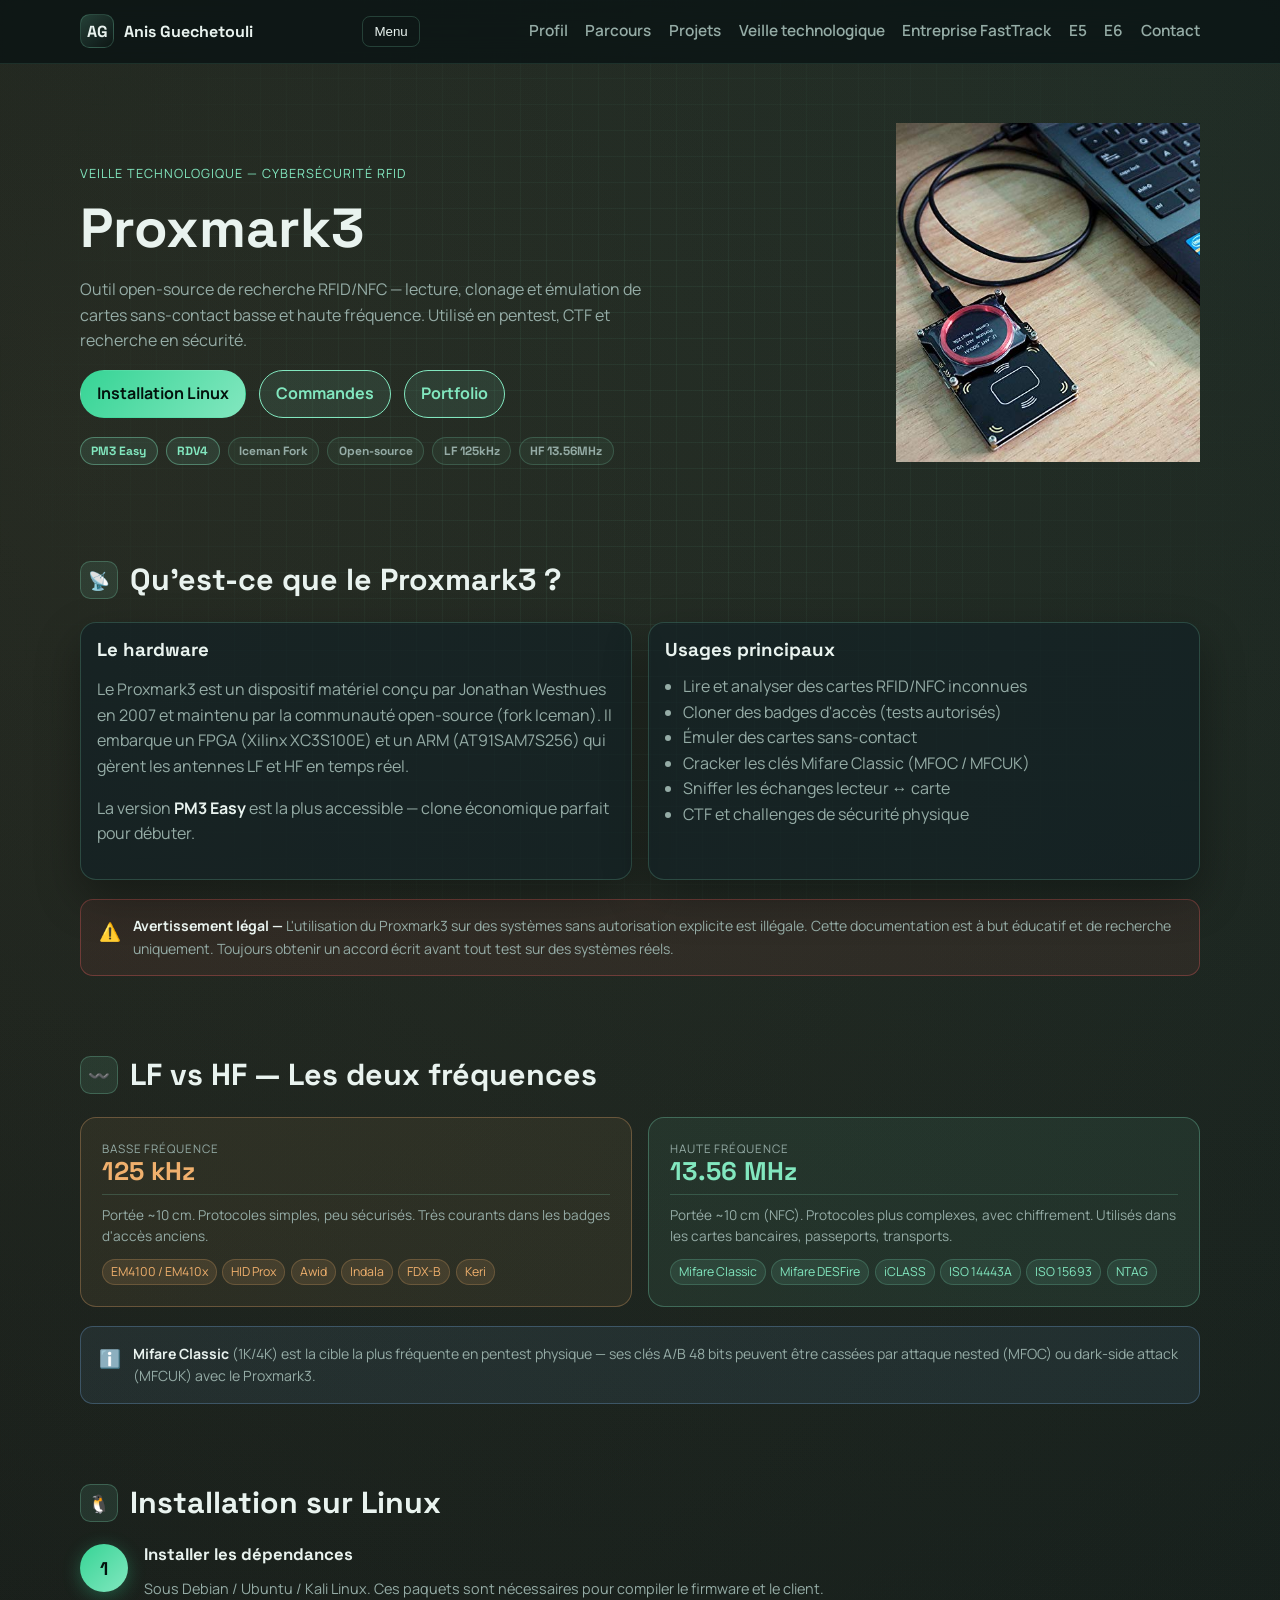
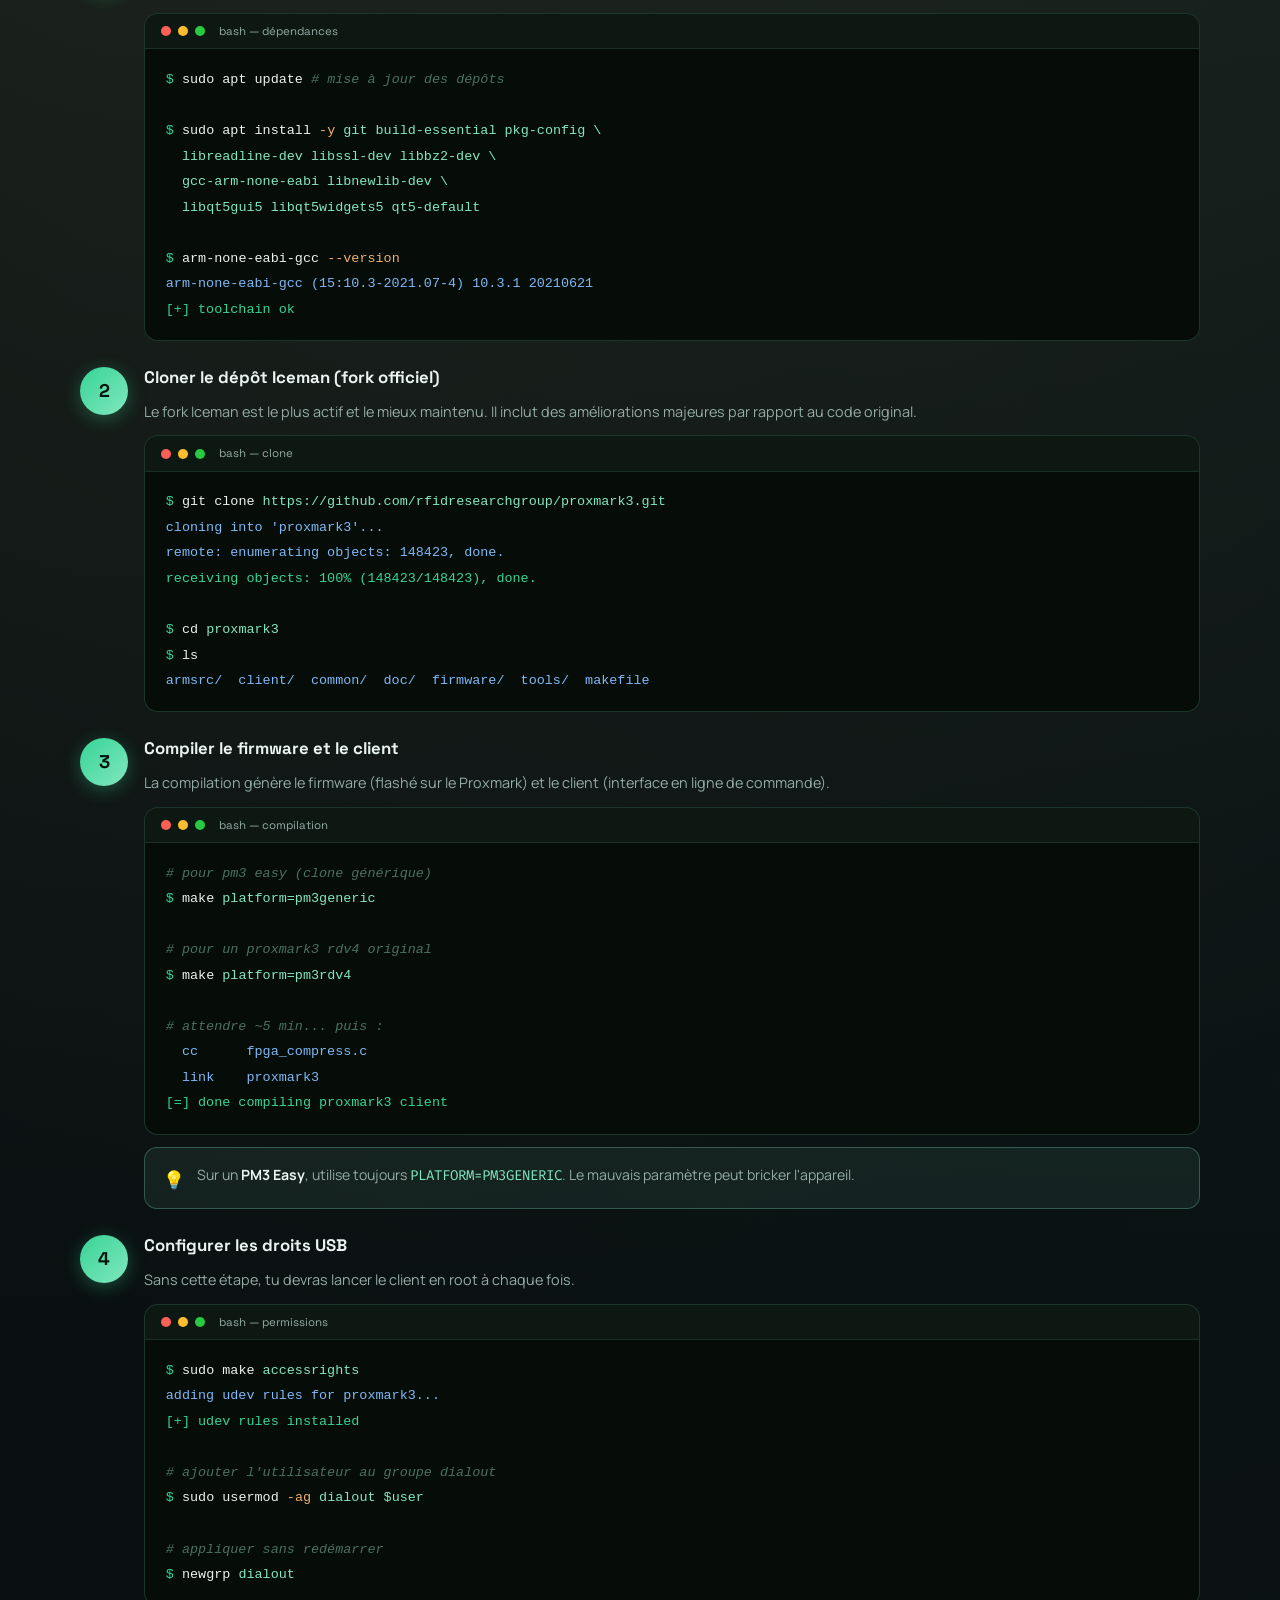
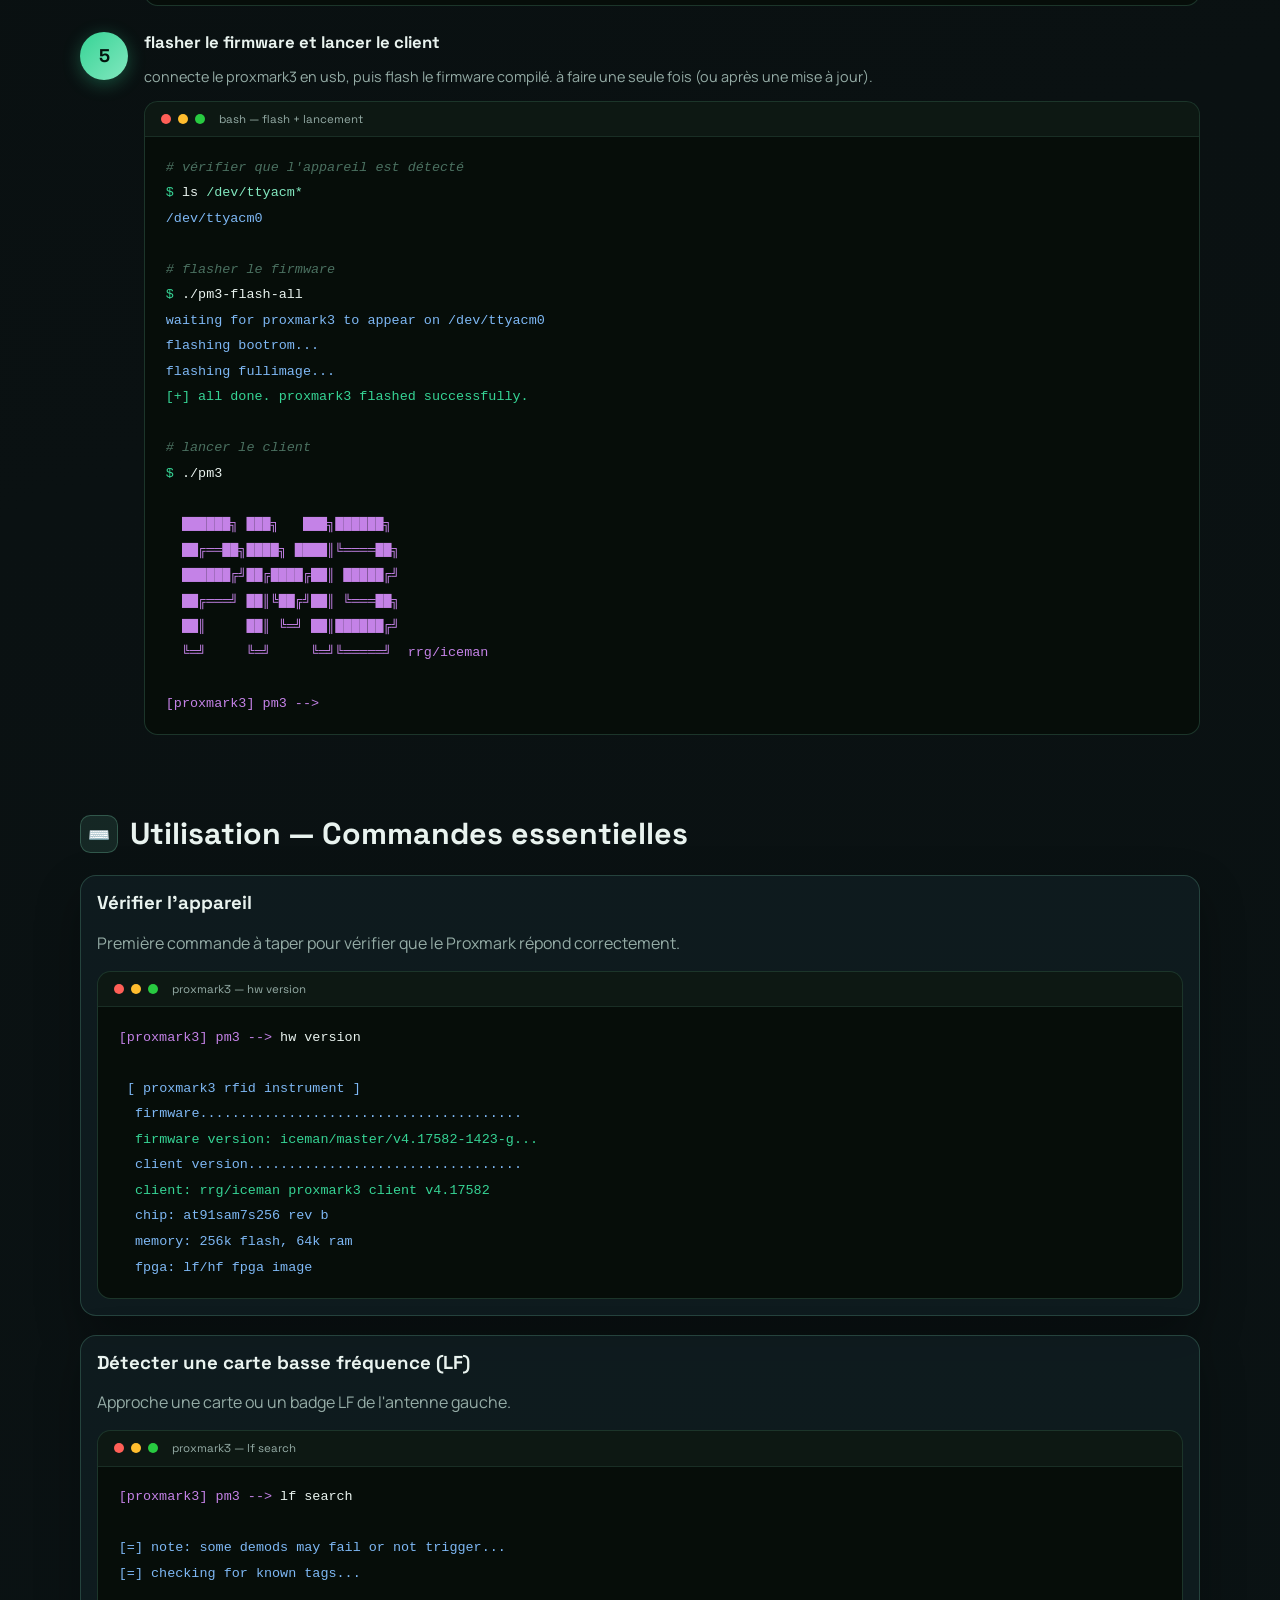
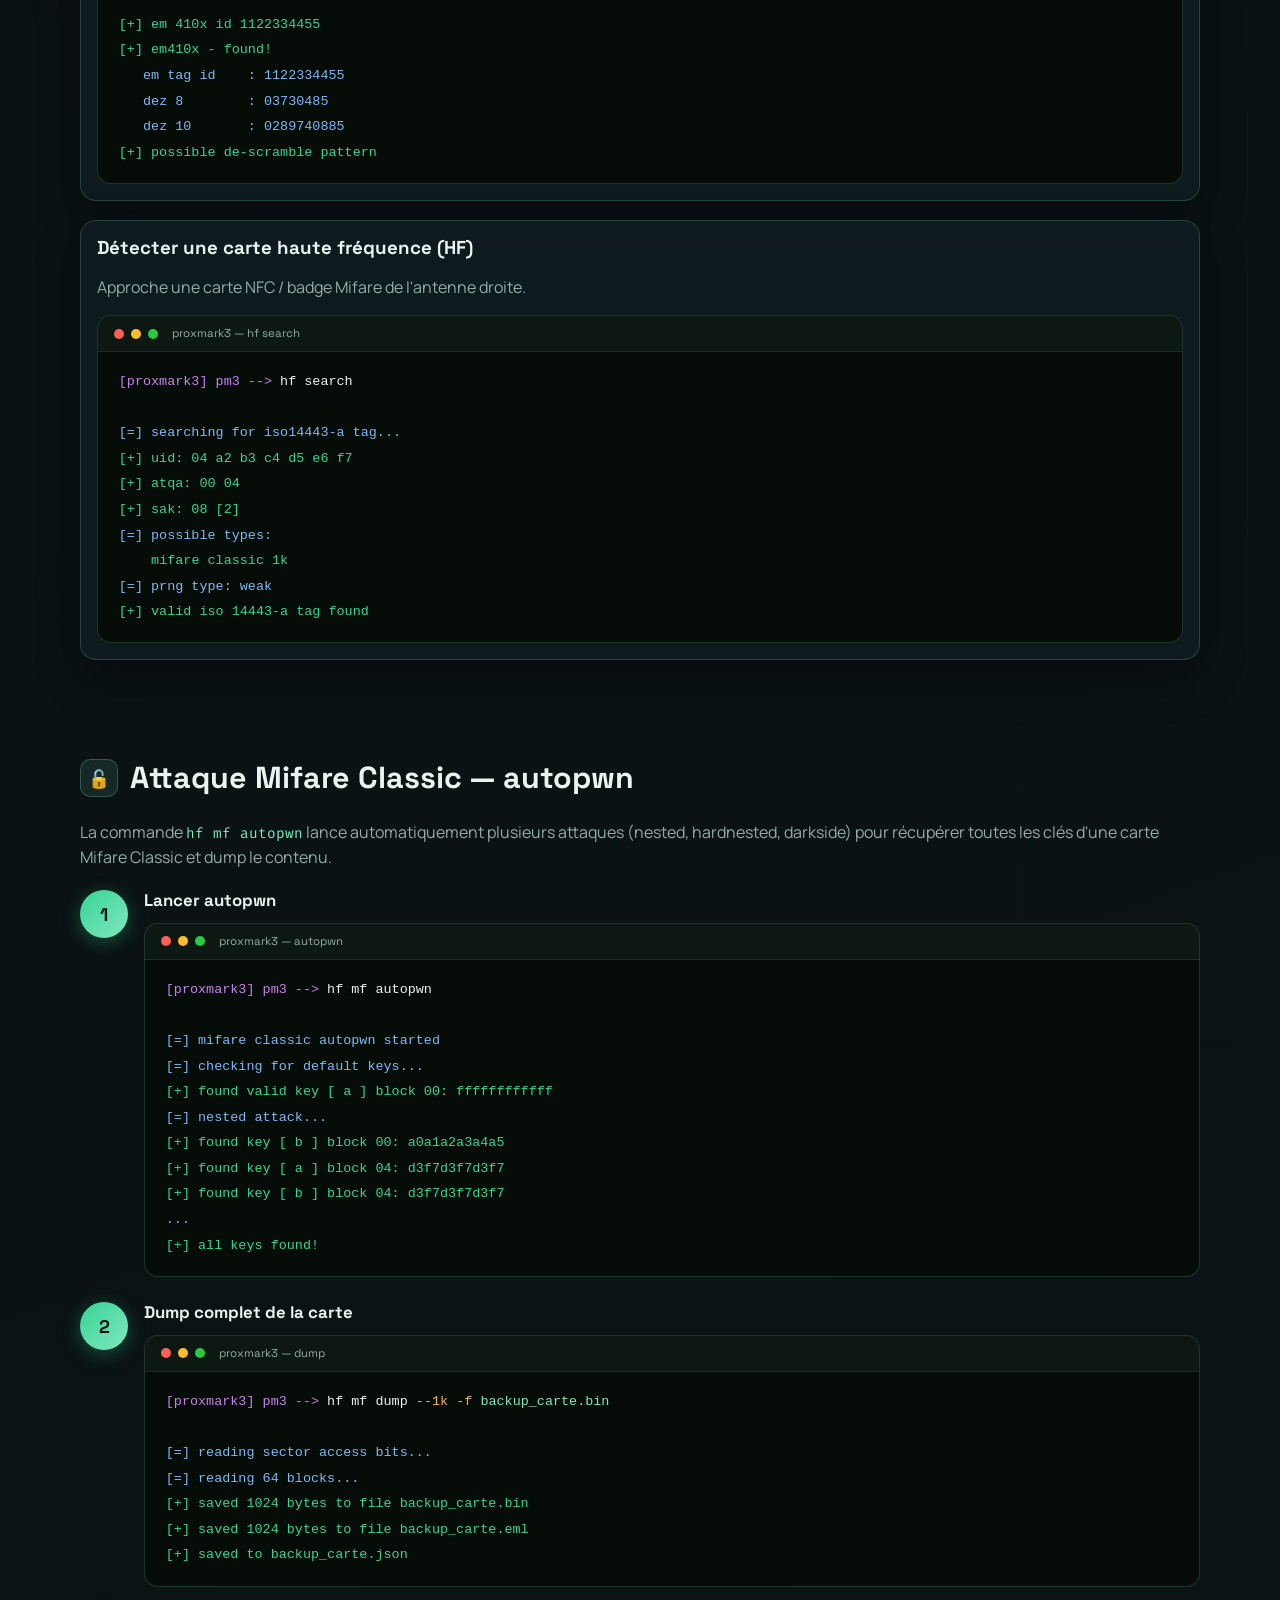
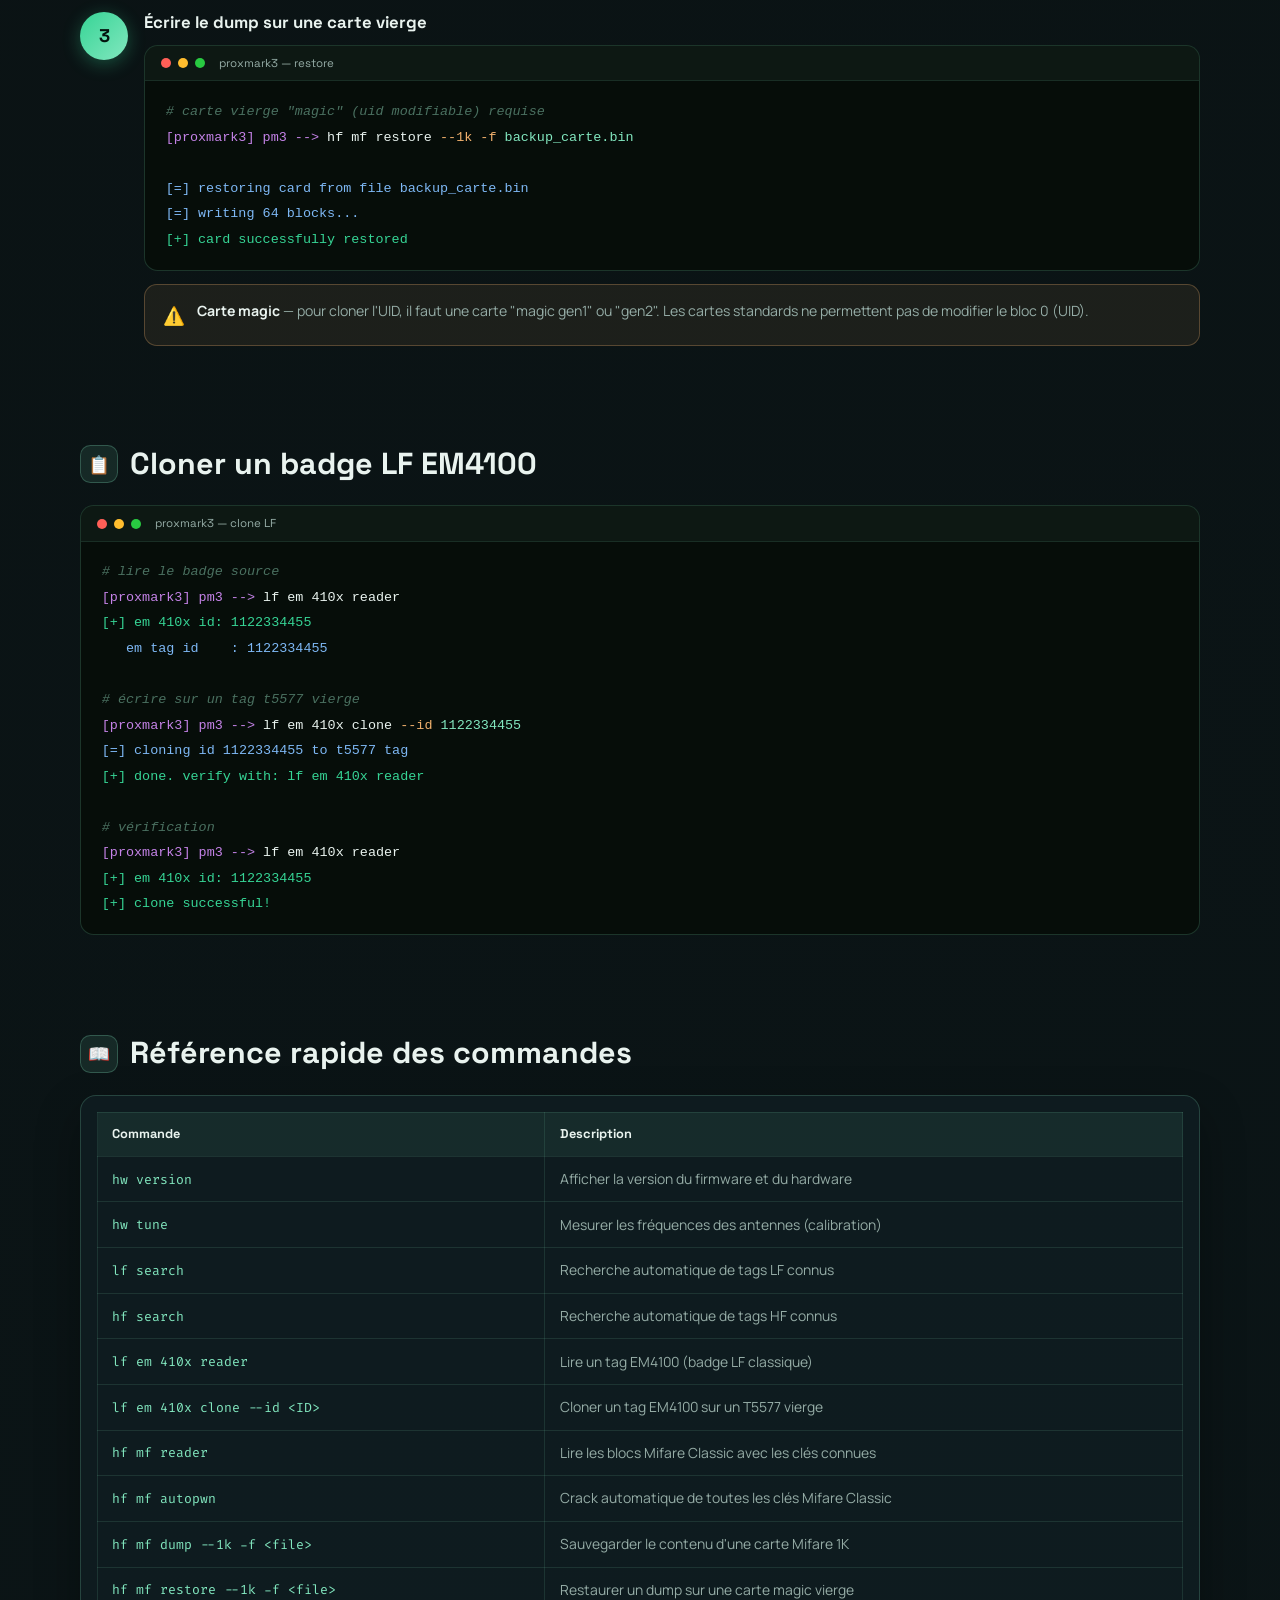
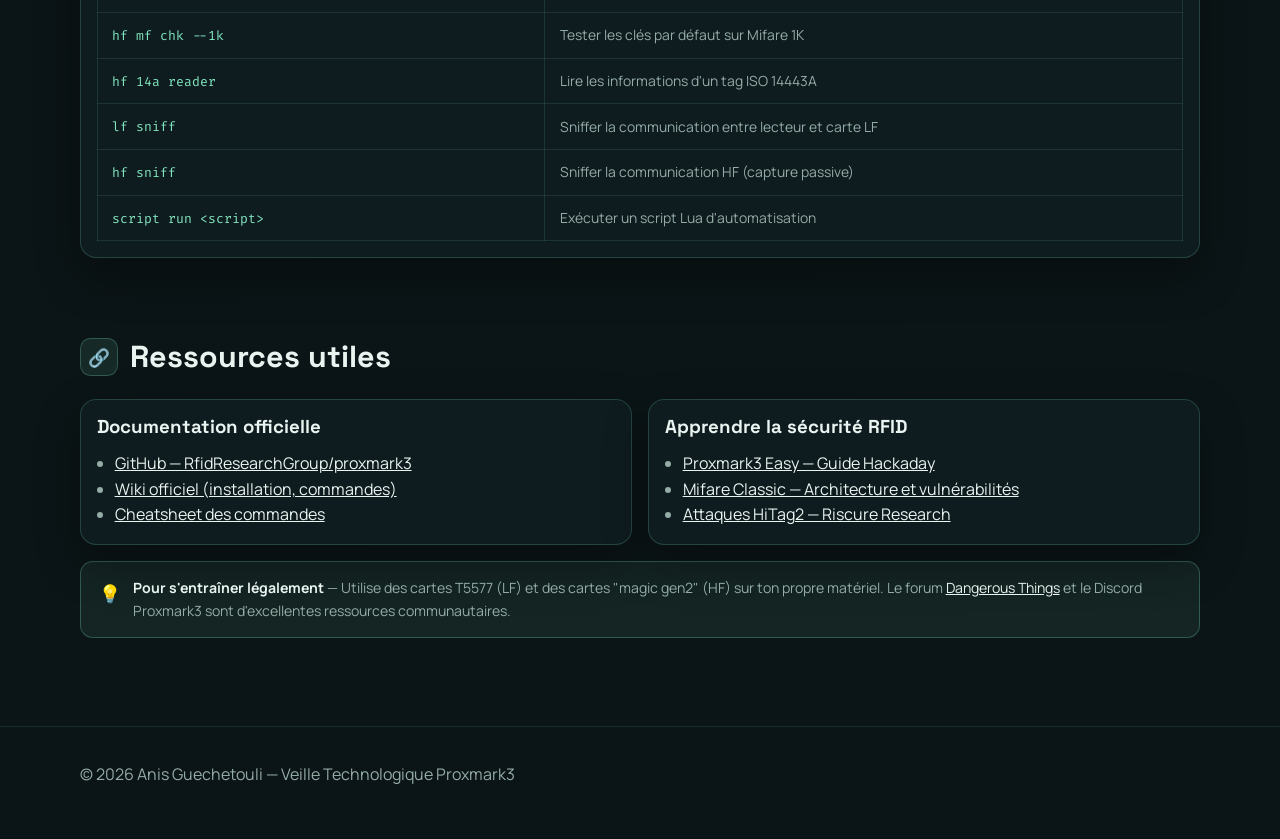
<file: portofliov2/veille-proxmark3.html>
<!DOCTYPE html>
<html lang="fr">
    <head>
        <meta charset="UTF-8"/>
        <meta name="viewport" content="width=device-width, initial-scale=1.0"/>
        <title>Veille Technologique — Proxmark3 | Anis Guechetouli</title>
        <meta
            name="description"
            content="Documentation Proxmark3 — outil RFID/NFC open-source. Installation Linux, lecture de cartes, attaque Mifare Classic, clonage."/>
        <link rel="preconnect" href="https://fonts.googleapis.com"/>
        <link
            rel="preconnect"
            href="https://fonts.gstatic.com"
            crossorigin="crossorigin"/>
        <link
            href="https://fonts.googleapis.com/css2?family=Space+Grotesk:wght@400;500;700&family=Manrope:wght@400;600;700&family=Fira+Code:wght@400;500&display=swap"
            rel="stylesheet"/>
        <link rel="stylesheet" href="styles.css"/>
        <style>
            /* ═══════════════════════════════════════
           PROXMARK3 VEILLE — page-specific styles
        ═══════════════════════════════════════ */

            /* ── Hero device illustration ── */
            .pm3-hero {
                padding: 5.5rem 0 3.5rem;
                position: relative;
                overflow: hidden;
            }
            .pm3-device-wrap {
                position: absolute;
                top: 0;
                right: -2%;
                bottom: 0;
                width: 55%;
                display: flex;
                align-items: center;
                pointer-events: none;
                z-index: 0;
            }
            .pm3-svg {
                width: 100%;
                height: auto;
            }
            .pm3-hero-content {
                position: relative;
                z-index: 1;
                max-width: 620px;
            }

            .pm3-version-row {
                display: flex;
                flex-wrap: wrap;
                gap: 0.5rem;
                margin-top: 1.2rem;
            }
            .pm3-v {
                font-size: 0.75rem;
                font-weight: 700;
                font-family: 'Space Grotesk', sans-serif;
                padding: 0.22rem 0.65rem;
                border-radius: 999px;
                border: 1px solid var(--line);
                background: rgba(130,231,191,0.06);
                color: var(--muted);
            }
            .pm3-v.active {
                color: var(--accent);
                border-color: rgba(130,231,191,0.4);
                background: rgba(130,231,191,0.1);
            }

            /* ── Section titles ── */
            .doc-section {
                padding: 2.5rem 0;
            }
            .doc-section-title {
                display: flex;
                align-items: center;
                gap: 0.75rem;
                margin-bottom: 1.4rem;
            }
            .doc-section-title h2 {
                margin: 0;
                font-size: clamp(1.3rem, 2.5vw, 1.9rem);
            }
            .doc-icon {
                width: 38px;
                height: 38px;
                border-radius: 0.65rem;
                background: rgba(130,231,191,0.1);
                border: 1px solid rgba(130,231,191,0.25);
                display: grid;
                place-items: center;
                font-size: 1.1rem;
                flex-shrink: 0;
            }

            /* ── Terminal blocks ── */
            .term {
                background: #060d09;
                border: 1px solid rgba(130,231,191,0.18);
                border-radius: 0.85rem;
                overflow: hidden;
                font-family: 'Fira Code', 'Cascadia Code', 'Consolas', monospace;
            }
            .term-bar {
                background: rgba(130,231,191,0.05);
                border-bottom: 1px solid rgba(130,231,191,0.1);
                padding: 0.5rem 1rem;
                display: flex;
                align-items: center;
                gap: 0.45rem;
            }
            .tdot {
                width: 10px;
                height: 10px;
                border-radius: 50%;
            }
            .tdot.r {
                background: #ff5f57;
            }
            .tdot.y {
                background: #ffbd2e;
            }
            .tdot.g {
                background: #28ca41;
            }
            .tlabel {
                font-size: 0.72rem;
                color: var(--muted);
                margin-left: 0.4rem;
                font-family: 'Space Grotesk', sans-serif;
            }
            .term-body {
                padding: 1.1rem 1.3rem;
            }
            .term-body pre {
                margin: 0;
                white-space: pre-wrap;
                word-break: break-all;
                font-size: 0.84rem;
                line-height: 1.9;
            }
            /* Terminal syntax colors */
            .tp {
                color: #36d495;
            }
            /* prompt $ */
            .tc {
                color: #e9f3ef;
            }
            /* command */
            .ta {
                color: #82e7bf;
            }
            /* argument */
            .tf {
                color: #f0b06d;
            }
            /* flag --option */
            .tcm {
                color: #4a7060;
                font-style: italic;
            }
            /* comment */
            .to {
                color: #7eb8f5;
            }
            /* output text */
            .ts {
                color: #36d495;
            }
            /* success / OK */
            .tw {
                color: #f0b06d;
            }
            /* warning */
            .te {
                color: #ff7b7b;
            }
            /* error */
            .tpm {
                color: #c482e7;
            }
            /* proxmark3 prompt/specific */

            /* ── Steps ── */
            .steps {
                display: grid;
                gap: 1.6rem;
            }
            .step {
                display: grid;
                grid-template-columns: 48px 1fr;
                gap: 1rem;
                align-items: start;
            }
            .step-num {
                width: 48px;
                height: 48px;
                border-radius: 50%;
                background: linear-gradient(135deg, var(--accent-strong), var(--accent));
                color: #03130d;
                font-family: 'Space Grotesk', sans-serif;
                font-size: 1.15rem;
                font-weight: 700;
                display: grid;
                place-items: center;
                flex-shrink: 0;
                box-shadow: 0 4px 18px rgba(54,212,149,0.32);
            }
            .step-body {
                display: grid;
                gap: 0.8rem;
            }
            .step-body h3 {
                font-size: 1.05rem;
                color: var(--text);
            }
            .step-body p {
                margin: 0;
                color: var(--muted);
                font-size: 0.9rem;
                line-height: 1.6;
            }

            /* ── Callout boxes ── */
            .callout {
                border-radius: 0.8rem;
                padding: 0.95rem 1.1rem;
                display: flex;
                gap: 0.75rem;
                align-items: flex-start;
            }
            .callout-info {
                background: rgba(126,184,245,0.08);
                border: 1px solid rgba(126,184,245,0.28);
            }
            .callout-warn {
                background: rgba(240,176,109,0.08);
                border: 1px solid rgba(240,176,109,0.28);
            }
            .callout-tip {
                background: rgba(130,231,191,0.08);
                border: 1px solid rgba(130,231,191,0.28);
            }
            .callout-danger {
                background: rgba(255,100,100,0.07);
                border: 1px solid rgba(255,100,100,0.3);
            }
            .callout-icon {
                font-size: 1.1rem;
                flex-shrink: 0;
                margin-top: 0.1rem;
            }
            .callout p {
                margin: 0;
                font-size: 0.88rem;
                line-height: 1.6;
                color: var(--muted);
            }
            .callout p strong {
                color: var(--text);
            }

            /* ── Frequency cards ── */
            .freq-grid {
                display: grid;
                grid-template-columns: 1fr 1fr;
                gap: 1rem;
            }
            .freq-card {
                border-radius: 1rem;
                padding: 1.3rem;
                display: grid;
                gap: 0.6rem;
            }
            .freq-card.lf {
                background: rgba(240,176,109,0.07);
                border: 1px solid rgba(240,176,109,0.3);
            }
            .freq-card.hf {
                background: rgba(130,231,191,0.07);
                border: 1px solid rgba(130,231,191,0.3);
            }
            .freq-hz {
                font-family: 'Space Grotesk', sans-serif;
                font-size: 1.6rem;
                font-weight: 700;
                line-height: 1;
            }
            .freq-card.lf .freq-hz {
                color: #f0b06d;
            }
            .freq-card.hf .freq-hz {
                color: #82e7bf;
            }
            .freq-label {
                font-size: 0.73rem;
                text-transform: uppercase;
                letter-spacing: 0.08em;
                color: var(--muted);
                margin-top: 0.1rem;
            }
            .freq-divider {
                height: 1px;
                background: var(--line);
            }
            .freq-tag {
                font-size: 0.77rem;
                padding: 0.16rem 0.5rem;
                border-radius: 999px;
                display: inline-block;
                margin: 0.15rem 0.15rem 0 0;
            }
            .freq-card.lf .freq-tag {
                background: rgba(240,176,109,0.12);
                color: #f0b06d;
                border: 1px solid rgba(240,176,109,0.22);
            }
            .freq-card.hf .freq-tag {
                background: rgba(130,231,191,0.1);
                color: #82e7bf;
                border: 1px solid rgba(130,231,191,0.2);
            }
            .freq-desc {
                font-size: 0.85rem;
                color: var(--muted);
                margin: 0;
                line-height: 1.55;
            }

            /* ── Command reference table ── */
            .cmd-table {
                width: 100%;
                border-collapse: collapse;
            }
            .cmd-table td,
            .cmd-table th {
                padding: 0.7rem 0.9rem;
                border: 1px solid rgba(130,231,191,0.12);
                text-align: left;
                font-size: 0.87rem;
            }
            .cmd-table th {
                background: rgba(130,231,191,0.07);
                color: var(--text);
                font-family: 'Space Grotesk', sans-serif;
                font-size: 0.8rem;
            }
            .cmd-table td {
                color: var(--muted);
            }
            .cmd-table td:first-child {
                font-family: 'Fira Code', monospace;
                font-size: 0.82rem;
                color: #82e7bf;
            }
            .cmd-table tr:hover td {
                background: rgba(130,231,191,0.03);
            }

            /* ── Responsive ── */
            @media (max-width: 780px) {
                .pm3-device-wrap {
                    display: none;
                }
                .step {
                    grid-template-columns: 40px 1fr;
                }
                .step-num {
                    width: 40px;
                    height: 40px;
                    font-size: 1rem;
                }
                .freq-grid {
                    grid-template-columns: 1fr;
                }
            }
        </style>
    </head>
    <body>
        <div class="scroll-progress" id="scrollProgress" aria-hidden="true"></div>
        <div class="bg-grid" aria-hidden="true"></div>

        <header class="site-header">
            <div class="container nav-wrap">
                <a href="index.html#home" class="brand">
                    <span class="brand-mark">AG</span>
                    <span class="brand-text">Anis Guechetouli</span>
                </a>
                <button class="menu-btn" id="menuBtn" aria-label="Ouvrir le menu">Menu</button>
                <nav class="nav" id="siteNav">
                    <a href="index.html#profil">Profil</a>
                    <a href="index.html#parcours">Parcours</a>
                    <a href="index.html#projets">Projets</a>
                    <a href="veille-proxmark3.html">Veille technologique</a>
                    <a href="entreprise-fasttrack.html">Entreprise FastTrack</a>
                    <a href="e5.html">E5</a>
                    <a href="e6.html">E6</a>
                    <a href="index.html#contact">Contact</a>
                </nav>
            </div>
        </header>

        <main>

            <!-- ════════════════════════ HERO ════════════════════════ -->
            <section class="pm3-hero container reveal">

                <!-- Proxmark3 PCB illustration -->
                <div class="pm3-device-wrap" aria-hidden="true">
                    <!-- Image Proxmark3 -->
                    <div class="pm3-device-wrap">
                        <img src="proxmark3.png" alt="Proxmark3" style="width:100%; max-width:500px;">
                    </div>
                </div>

                <div class="pm3-hero-content">
                    <p class="eyebrow">Veille Technologique — Cybersécurité RFID</p>
                    <h1>Proxmark3</h1>
                    <p class="lead">Outil open-source de recherche RFID/NFC — lecture, clonage et
                        émulation de cartes sans-contact basse et haute fréquence. Utilisé en pentest,
                        CTF et recherche en sécurité.</p>
                    <div class="hero-actions">
                        <a class="btn btn-primary" href="#installation">Installation Linux</a>
                        <a class="btn btn-ghost" href="#utilisation">Commandes</a>
                        <a class="btn btn-ghost" href="index.html#projets">Portfolio</a>
                    </div>
                    <div class="pm3-version-row">
                        <span class="pm3-v active">PM3 Easy</span>
                        <span class="pm3-v active">RDV4</span>
                        <span class="pm3-v">Iceman Fork</span>
                        <span class="pm3-v">Open-source</span>
                        <span class="pm3-v">LF 125kHz</span>
                        <span class="pm3-v">HF 13.56MHz</span>
                    </div>
                </div>
            </section>

            <!-- ════════════════════════ C'EST QUOI ════════════════════════ -->
            <section class="doc-section container reveal">
                <div class="doc-section-title">
                    <span class="doc-icon">📡</span>
                    <h2>Qu'est-ce que le Proxmark3 ?</h2>
                </div>

                <div class="grid two-cols" style="margin-bottom:1.2rem">
                    <article class="card">
                        <h3>Le hardware</h3>
                        <p>Le Proxmark3 est un dispositif matériel conçu par Jonathan Westhues en 2007
                            et maintenu par la communauté open-source (fork Iceman). Il embarque un FPGA
                            (Xilinx XC3S100E) et un ARM (AT91SAM7S256) qui gèrent les antennes LF et HF en
                            temps réel.</p>
                        <p style="margin-top:0.6rem">La version
                            <strong style="color:var(--text)">PM3 Easy</strong>
                            est la plus accessible — clone économique parfait pour débuter.</p>

                    </article>
                    <article class="card">
                        <h3>Usages principaux</h3>
                        <ul>
                            <li>Lire et analyser des cartes RFID/NFC inconnues</li>
                            <li>Cloner des badges d'accès (tests autorisés)</li>
                            <li>Émuler des cartes sans-contact</li>
                            <li>Cracker les clés Mifare Classic (MFOC / MFCUK)</li>
                            <li>Sniffer les échanges lecteur ↔ carte</li>
                            <li>CTF et challenges de sécurité physique</li>
                        </ul>
                    </article>
                </div> 
                <div class="callout callout-danger">
                    <span class="callout-icon">⚠️</span>
                    <p>
                        <strong>Avertissement légal —</strong>
                        L'utilisation du Proxmark3 sur des systèmes sans autorisation explicite est
                        illégale. Cette documentation est à but éducatif et de recherche uniquement.
                        Toujours obtenir un accord écrit avant tout test sur des systèmes réels.</p>
                </div>
            </section>

            <!-- ════════════════════════ FRÉQUENCES ════════════════════════ -->
            <section class="doc-section container reveal">
                <div class="doc-section-title">
                    <span class="doc-icon">〰️</span>
                    <h2>LF vs HF — Les deux fréquences</h2>
                </div>

                <div class="freq-grid" style="margin-bottom:1.2rem">
                    <div class="freq-card lf">
                        <div>
                            <div class="freq-label">Basse fréquence</div>
                            <div class="freq-hz">125 kHz</div>
                        </div>
                        <div class="freq-divider"></div>
                        <p class="freq-desc">Portée ~10 cm. Protocoles simples, peu sécurisés. Très
                            courants dans les badges d'accès anciens.</p>
                        <div>
                            <span class="freq-tag">EM4100 / EM410x</span>
                            <span class="freq-tag">HID Prox</span>
                            <span class="freq-tag">Awid</span>
                            <span class="freq-tag">Indala</span>
                            <span class="freq-tag">FDX-B</span>
                            <span class="freq-tag">Keri</span>
                        </div>
                    </div>
                    <div class="freq-card hf">
                        <div>
                            <div class="freq-label">Haute fréquence</div>
                            <div class="freq-hz">13.56 MHz</div>
                        </div>
                        <div class="freq-divider"></div>
                        <p class="freq-desc">Portée ~10 cm (NFC). Protocoles plus complexes, avec
                            chiffrement. Utilisés dans les cartes bancaires, passeports, transports.</p>
                        <div>
                            <span class="freq-tag">Mifare Classic</span>
                            <span class="freq-tag">Mifare DESFire</span>
                            <span class="freq-tag">iCLASS</span>
                            <span class="freq-tag">ISO 14443A</span>
                            <span class="freq-tag">ISO 15693</span>
                            <span class="freq-tag">NTAG</span>
                        </div>
                    </div>
                </div>

                <div class="callout callout-info">
                    <span class="callout-icon">ℹ️</span>
                    <p>
                        <strong>Mifare Classic</strong>
                        (1K/4K) est la cible la plus fréquente en pentest physique — ses clés A/B 48
                        bits peuvent être cassées par attaque nested (MFOC) ou dark-side attack (MFCUK)
                        avec le Proxmark3.</p>
                </div>
            </section>

            <!-- ════════════════════════ INSTALLATION ════════════════════════ -->
            <section id="installation" class="doc-section container reveal">
                <div class="doc-section-title">
                    <span class="doc-icon">🐧</span>
                    <h2>Installation sur Linux</h2>
                </div>

                <div class="steps">

                    <!-- Step 1 -->
                    <div class="step">
                        <div class="step-num">1</div>
                        <div class="step-body">
                            <h3>Installer les dépendances</h3>
                            <p>Sous Debian / Ubuntu / Kali Linux. Ces paquets sont nécessaires pour compiler
                                le firmware et le client.</p>
                            <div class="term">
                                <div class="term-bar">
                                    <span class="tdot r"></span>
                                    <span class="tdot y"></span>
                                    <span class="tdot g"></span>
                                    <span class="tlabel">bash — dépendances</span>
                                </div>
                                <div class="term-body">
                                    <pre><span class="tp">$</span> <span class="tc">sudo apt update</span> <span class="tcm"># mise à jour des dépôts</span>

<span class="tp">$</span> <span class="tc">sudo apt install</span> <span class="tf">-y</span> <span class="ta">git build-essential pkg-config \
  libreadline-dev libssl-dev libbz2-dev \
  gcc-arm-none-eabi libnewlib-dev \
  libqt5gui5 libqt5widgets5 qt5-default</span>

<span class="tp">$</span> <span class="tc">arm-none-eabi-gcc</span> <span class="tf">--version</span>
<span class="to">arm-none-eabi-gcc (15:10.3-2021.07-4) 10.3.1 20210621</span>
<span class="ts">[+] toolchain ok</span></pre>
                                </div>
                            </div>
                        </div>
                    </div>

                    <!-- Step 2 -->
                    <div class="step">
                        <div class="step-num">2</div>
                        <div class="step-body">
                            <h3>Cloner le dépôt Iceman (fork officiel)</h3>
                            <p>Le fork Iceman est le plus actif et le mieux maintenu. Il inclut des
                                améliorations majeures par rapport au code original.</p>
                            <div class="term">
                                <div class="term-bar">
                                    <span class="tdot r"></span>
                                    <span class="tdot y"></span>
                                    <span class="tdot g"></span>
                                    <span class="tlabel">bash — clone</span>
                                </div>
                                <div class="term-body">
                                    <pre><span class="tp">$</span> <span class="tc">git clone</span> <span class="ta">https://github.com/rfidresearchgroup/proxmark3.git</span>
<span class="to">cloning into 'proxmark3'...</span>
<span class="to">remote: enumerating objects: 148423, done.</span>
<span class="ts">receiving objects: 100% (148423/148423), done.</span>

<span class="tp">$</span> <span class="tc">cd</span> <span class="ta">proxmark3</span>
<span class="tp">$</span> <span class="tc">ls</span>
<span class="to">armsrc/  client/  common/  doc/  firmware/  tools/  makefile</span></pre>
                                </div>
                            </div>
                        </div>
                    </div>

                    <!-- Step 3 -->
                    <div class="step">
                        <div class="step-num">3</div>
                        <div class="step-body">
                            <h3>Compiler le firmware et le client</h3>
                            <p>La compilation génère le firmware (flashé sur le Proxmark) et le client
                                (interface en ligne de commande).</p>
                            <div class="term">
                                <div class="term-bar">
                                    <span class="tdot r"></span>
                                    <span class="tdot y"></span>
                                    <span class="tdot g"></span>
                                    <span class="tlabel">bash — compilation</span>
                                </div>
                                <div class="term-body">
                                    <pre><span class="tcm"># pour pm3 easy (clone générique)</span>
<span class="tp">$</span> <span class="tc">make</span> <span class="ta">platform=pm3generic</span>

<span class="tcm"># pour un proxmark3 rdv4 original</span>
<span class="tp">$</span> <span class="tc">make</span> <span class="ta">platform=pm3rdv4</span>

<span class="tcm"># attendre ~5 min... puis :</span>
<span class="to">  cc      fpga_compress.c</span>
<span class="to">  link    proxmark3</span>
<span class="ts">[=] done compiling proxmark3 client</span></pre>
                                </div>
                            </div>
                            <div class="callout callout-tip">
                                <span class="callout-icon">💡</span>
                                <p>Sur un
                                    <strong>PM3 Easy</strong>, utilise toujours
                                    <code style="font-family:'Fira Code',monospace;color:var(--accent)">PLATFORM=PM3GENERIC</code>. Le mauvais paramètre peut bricker l'appareil.</p>
                            </div>
                        </div>
                    </div>

                    <!-- Step 4 -->
                    <div class="step">
                        <div class="step-num">4</div>
                        <div class="step-body">
                            <h3>Configurer les droits USB</h3>
                            <p>Sans cette étape, tu devras lancer le client en root à chaque fois.</p>
                            <div class="term">
                                <div class="term-bar">
                                    <span class="tdot r"></span>
                                    <span class="tdot y"></span>
                                    <span class="tdot g"></span>
                                    <span class="tlabel">bash — permissions</span>
                                </div>
                                <div class="term-body">
                                    <pre><span class="tp">$</span> <span class="tc">sudo make</span> <span class="ta">accessrights</span>
<span class="to">adding udev rules for proxmark3...</span>
<span class="ts">[+] udev rules installed</span>

<span class="tcm"># ajouter l'utilisateur au groupe dialout</span>
<span class="tp">$</span> <span class="tc">sudo usermod</span> <span class="tf">-ag</span> <span class="ta">dialout $user</span>

<span class="tcm"># appliquer sans redémarrer</span>
<span class="tp">$</span> <span class="tc">newgrp</span> <span class="ta">dialout</span></pre></div>
                        </div>
                    </div>
                </div>

                <!-- step 5 -->
                <div class="step">
                    <div class="step-num">5</div>
                    <div class="step-body">
                        <h3>flasher le firmware et lancer le client</h3>
                        <p>connecte le proxmark3 en usb, puis flash le firmware compilé. à faire une seule fois (ou après une mise à jour).</p>
                        <div class="term">
                            <div class="term-bar">
                                <span class="tdot r"></span><span class="tdot y"></span><span class="tdot g"></span>
                                <span class="tlabel">bash — flash + lancement</span>
                            </div>
                            <div class="term-body"><pre><span class="tcm"># vérifier que l'appareil est détecté</span>
<span class="tp">$</span> <span class="tc">ls</span> <span class="ta">/dev/ttyacm*</span>
<span class="to">/dev/ttyacm0</span>

<span class="tcm"># flasher le firmware</span>
<span class="tp">$</span> <span class="tc">./pm3-flash-all</span>
<span class="to">waiting for proxmark3 to appear on /dev/ttyacm0</span>
<span class="to">flashing bootrom...</span>
<span class="to">flashing fullimage...</span>
<span class="ts">[+] all done. proxmark3 flashed successfully.</span>

<span class="tcm"># lancer le client</span>
<span class="tp">$</span> <span class="tc">./pm3</span>
<span class="tpm">
  ██████╗ ███╗   ███╗██████╗
  ██╔══██╗████╗ ████║╚════██╗
  ██████╔╝██╔████╔██║ █████╔╝
  ██╔═══╝ ██║╚██╔╝██║ ╚═══██╗
  ██║     ██║ ╚═╝ ██║██████╔╝
  ╚═╝     ╚═╝     ╚═╝╚═════╝  rrg/iceman</span>

<span class="tpm">[proxmark3] pm3 --></span></pre>
                                </div>
                            </div>
                        </div>
                    </div>

                </div>
            </section>

            <!-- ════════════════════════ UTILISATION ════════════════════════ -->
            <section id="utilisation" class="doc-section container reveal">
                <div class="doc-section-title">
                    <span class="doc-icon">⌨️</span>
                    <h2>Utilisation — Commandes essentielles</h2>
                </div>

                <!-- Vérification hardware -->
                <article class="card" style="margin-bottom:1.2rem">
                    <h3>Vérifier l'appareil</h3>
                    <p style="margin-bottom:0.9rem">Première commande à taper pour vérifier que le Proxmark répond correctement.</p>
                    <div class="term">
                        <div class="term-bar">
                            <span class="tdot r"></span>
                            <span class="tdot y"></span>
                            <span class="tdot g"></span>
                            <span class="tlabel">proxmark3 — hw version</span>
                        </div>
                        <div class="term-body">
                            <pre><span class="tpm">[proxmark3] pm3 --></span> <span class="tc">hw version</span>

<span class="to"> [ proxmark3 rfid instrument ]</span>
<span class="to">  firmware........................................</span>
<span class="ts">  firmware version: iceman/master/v4.17582-1423-g...</span>
<span class="to">  client version..................................</span>
<span class="ts">  client: rrg/iceman proxmark3 client v4.17582</span>
<span class="to">  chip: at91sam7s256 rev b
  memory: 256k flash, 64k ram
  fpga: lf/hf fpga image</span></pre>
                        </div>
                    </div>
                </article>

                <!-- LF Search -->
                <article class="card" style="margin-bottom:1.2rem">
                    <h3>Détecter une carte basse fréquence (LF)</h3>
                    <p style="margin-bottom:0.9rem">Approche une carte ou un badge LF de l'antenne gauche.</p>
                    <div class="term">
                        <div class="term-bar">
                            <span class="tdot r"></span>
                            <span class="tdot y"></span>
                            <span class="tdot g"></span>
                            <span class="tlabel">proxmark3 — lf search</span>
                        </div>
                        <div class="term-body">
                            <pre><span class="tpm">[proxmark3] pm3 --></span> <span class="tc">lf search</span>

<span class="to">[=] note: some demods may fail or not trigger...</span>
<span class="to">[=] checking for known tags...</span>

<span class="ts">[+] em 410x id 1122334455</span>
<span class="ts">[+] em410x - found!</span>
<span class="to">   em tag id    : 1122334455</span>
<span class="to">   dez 8        : 03730485</span>
<span class="to">   dez 10       : 0289740885</span>
<span class="ts">[+] possible de-scramble pattern</span></pre>
                        </div>
                    </div>
                </article>

                <!-- HF Search -->
                <article class="card" style="margin-bottom:1.2rem">
                    <h3>Détecter une carte haute fréquence (HF)</h3>
                    <p style="margin-bottom:0.9rem">Approche une carte NFC / badge Mifare de l'antenne droite.</p>
                    <div class="term">
                        <div class="term-bar">
                            <span class="tdot r"></span>
                            <span class="tdot y"></span>
                            <span class="tdot g"></span>
                            <span class="tlabel">proxmark3 — hf search</span>
                        </div>
                        <div class="term-body">
                            <pre><span class="tpm">[proxmark3] pm3 --></span> <span class="tc">hf search</span>

<span class="to">[=] searching for iso14443-a tag...</span>
<span class="ts">[+] uid: 04 a2 b3 c4 d5 e6 f7</span>
<span class="ts">[+] atqa: 00 04</span>
<span class="ts">[+] sak: 08 [2]</span>
<span class="to">[=] possible types:</span>
<span class="ts">    mifare classic 1k</span>
<span class="to">[=] prng type: weak</span>
<span class="ts">[+] valid iso 14443-a tag found</span></pre>
                        </div>
                    </div>
                </article>
            </section>

            <!-- ════════════════════════ ATTAQUE MIFARE ════════════════════════ -->
            <section class="doc-section container reveal">
                <div class="doc-section-title">
                    <span class="doc-icon">🔓</span>
                    <h2>Attaque Mifare Classic — autopwn</h2>
                </div>

                <p style="color:var(--muted);margin-bottom:1.2rem">La commande
                    <code
                        style="font-family:'Fira Code',monospace;color:var(--accent);font-size:0.9rem">hf mf autopwn</code>
                    lance automatiquement plusieurs attaques (nested, hardnested, darkside) pour
                    récupérer toutes les clés d'une carte Mifare Classic et dump le contenu.</p>

                <div class="steps" style="margin-bottom:1.2rem">

                    <div class="step">
                        <div class="step-num">1</div>
                        <div class="step-body">
                            <h3>Lancer autopwn</h3>
                            <div class="term">
                                <div class="term-bar">
                                    <span class="tdot r"></span>
                                    <span class="tdot y"></span>
                                    <span class="tdot g"></span>
                                    <span class="tlabel">proxmark3 — autopwn</span>
                                </div>
                                <div class="term-body">
                                    <pre><span class="tpm">[proxmark3] pm3 --></span> <span class="tc">hf mf autopwn</span>

<span class="to">[=] mifare classic autopwn started</span>
<span class="to">[=] checking for default keys...</span>
<span class="ts">[+] found valid key [ a ] block 00: ffffffffffff</span>
<span class="to">[=] nested attack...</span>
<span class="ts">[+] found key [ b ] block 00: a0a1a2a3a4a5</span>
<span class="ts">[+] found key [ a ] block 04: d3f7d3f7d3f7</span>
<span class="ts">[+] found key [ b ] block 04: d3f7d3f7d3f7</span>
<span class="to">...</span>
<span class="ts">[+] all keys found!</span></pre>
                                </div>
                            </div>
                        </div>
                    </div>

                    <div class="step">
                        <div class="step-num">2</div>
                        <div class="step-body">
                            <h3>Dump complet de la carte</h3>
                            <div class="term">
                                <div class="term-bar">
                                    <span class="tdot r"></span>
                                    <span class="tdot y"></span>
                                    <span class="tdot g"></span>
                                    <span class="tlabel">proxmark3 — dump</span>
                                </div>
                                <div class="term-body">
                                    <pre><span class="tpm">[proxmark3] pm3 --></span> <span class="tc">hf mf dump</span> <span class="tf">--1k</span> <span class="tf">-f</span> <span class="ta">backup_carte.bin</span>

<span class="to">[=] reading sector access bits...</span>
<span class="to">[=] reading 64 blocks...</span>
<span class="ts">[+] saved 1024 bytes to file backup_carte.bin</span>
<span class="ts">[+] saved 1024 bytes to file backup_carte.eml</span>
<span class="ts">[+] saved to backup_carte.json</span></pre>
                                </div>
                            </div>
                        </div>
                    </div>

                    <div class="step">
                        <div class="step-num">3</div>
                        <div class="step-body">
                            <h3>Écrire le dump sur une carte vierge</h3>
                            <div class="term">
                                <div class="term-bar">
                                    <span class="tdot r"></span>
                                    <span class="tdot y"></span>
                                    <span class="tdot g"></span>
                                    <span class="tlabel">proxmark3 — restore</span>
                                </div>
                                <div class="term-body">
                                    <pre><span class="tcm"># carte vierge "magic" (uid modifiable) requise</span>
<span class="tpm">[proxmark3] pm3 --></span> <span class="tc">hf mf restore</span> <span class="tf">--1k</span> <span class="tf">-f</span> <span class="ta">backup_carte.bin</span>

<span class="to">[=] restoring card from file backup_carte.bin</span>
<span class="to">[=] writing 64 blocks...</span>
<span class="ts">[+] card successfully restored</span></pre>
                                </div>
                            </div>
                            <div class="callout callout-warn">
                                <span class="callout-icon">⚠️</span>
                                <p>
                                    <strong>Carte magic</strong>
                                    — pour cloner l'UID, il faut une carte "magic gen1" ou "gen2". Les cartes
                                    standards ne permettent pas de modifier le bloc 0 (UID).</p>
                            </div>
                        </div>
                    </div>

                </div>
            </section>

            <!-- ════════════════════════ LF CLONE ════════════════════════ -->
            <section class="doc-section container reveal">
                <div class="doc-section-title">
                    <span class="doc-icon">📋</span>
                    <h2>Cloner un badge LF EM4100</h2>
                </div>

                <div class="term" style="margin-bottom:1.2rem">
                    <div class="term-bar">
                        <span class="tdot r"></span>
                        <span class="tdot y"></span>
                        <span class="tdot g"></span>
                        <span class="tlabel">proxmark3 — clone LF</span>
                    </div>
                    <div class="term-body">
                        <pre><span class="tcm"># lire le badge source</span>
<span class="tpm">[proxmark3] pm3 --></span> <span class="tc">lf em 410x reader</span>
<span class="ts">[+] em 410x id: 1122334455</span>
<span class="to">   em tag id    : 1122334455</span>

<span class="tcm"># écrire sur un tag t5577 vierge</span>
<span class="tpm">[proxmark3] pm3 --></span> <span class="tc">lf em 410x clone</span> <span class="tf">--id</span> <span class="ta">1122334455</span>
<span class="to">[=] cloning id 1122334455 to t5577 tag</span>
<span class="ts">[+] done. verify with: lf em 410x reader</span>

<span class="tcm"># vérification</span>
<span class="tpm">[proxmark3] pm3 --></span> <span class="tc">lf em 410x reader</span>
<span class="ts">[+] em 410x id: 1122334455</span>
<span class="ts">[+] clone successful!</span></pre>
                    </div>
                </div>
            </section>

            <!-- ════════════════════════ RÉFÉRENCE COMMANDES ════════════════════════ -->
            <section class="doc-section container reveal">
                <div class="doc-section-title">
                    <span class="doc-icon">📖</span>
                    <h2>Référence rapide des commandes</h2>
                </div>

                <article class="card">
                    <div class="table-wrap">
                        <table class="cmd-table">
                            <thead>
                                <tr>
                                    <th>Commande</th>
                                    <th>Description</th>
                                </tr>
                            </thead>
                            <tbody>
                                <tr>
                                    <td>hw version</td>
                                    <td>Afficher la version du firmware et du hardware</td>
                                </tr>
                                <tr>
                                    <td>hw tune</td>
                                    <td>Mesurer les fréquences des antennes (calibration)</td>
                                </tr>
                                <tr>
                                    <td>lf search</td>
                                    <td>Recherche automatique de tags LF connus</td>
                                </tr>
                                <tr>
                                    <td>hf search</td>
                                    <td>Recherche automatique de tags HF connus</td>
                                </tr>
                                <tr>
                                    <td>lf em 410x reader</td>
                                    <td>Lire un tag EM4100 (badge LF classique)</td>
                                </tr>
                                <tr>
                                    <td>lf em 410x clone --id &lt;ID&gt;</td>
                                    <td>Cloner un tag EM4100 sur un T5577 vierge</td>
                                </tr>
                                <tr>
                                    <td>hf mf reader</td>
                                    <td>Lire les blocs Mifare Classic avec les clés connues</td>
                                </tr>
                                <tr>
                                    <td>hf mf autopwn</td>
                                    <td>Crack automatique de toutes les clés Mifare Classic</td>
                                </tr>
                                <tr>
                                    <td>hf mf dump --1k -f &lt;file&gt;</td>
                                    <td>Sauvegarder le contenu d'une carte Mifare 1K</td>
                                </tr>
                                <tr>
                                    <td>hf mf restore --1k -f &lt;file&gt;</td>
                                    <td>Restaurer un dump sur une carte magic vierge</td>
                                </tr>
                                <tr>
                                    <td>hf mf chk --1k</td>
                                    <td>Tester les clés par défaut sur Mifare 1K</td>
                                </tr>
                                <tr>
                                    <td>hf 14a reader</td>
                                    <td>Lire les informations d'un tag ISO 14443A</td>
                                </tr>
                                <tr>
                                    <td>lf sniff</td>
                                    <td>Sniffer la communication entre lecteur et carte LF</td>
                                </tr>
                                <tr>
                                    <td>hf sniff</td>
                                    <td>Sniffer la communication HF (capture passive)</td>
                                </tr>
                                <tr>
                                    <td>script run &lt;script&gt;</td>
                                    <td>Exécuter un script Lua d'automatisation</td>
                                </tr>
                            </tbody>
                        </table>
                    </div>
                </article>
            </section>

            <!-- ════════════════════════ RESSOURCES ════════════════════════ -->
            <section class="doc-section container reveal">
                <div class="doc-section-title">
                    <span class="doc-icon">🔗</span>
                    <h2>Ressources utiles</h2>
                </div>

                <div class="grid two-cols">
                    <article class="card">
                        <h3>Documentation officielle</h3>
                        <ul>
                            <li>
                                <a
                                    href="https://github.com/RfidResearchGroup/proxmark3"
                                    target="_blank"
                                    rel="noreferrer">GitHub — RfidResearchGroup/proxmark3</a>
                            </li>
                            <li>
                                <a
                                    href="https://github.com/RfidResearchGroup/proxmark3/wiki"
                                    target="_blank"
                                    rel="noreferrer">Wiki officiel (installation, commandes)</a>
                            </li>
                            <li>
                                <a
                                    href="https://github.com/RfidResearchGroup/proxmark3/blob/master/doc/cheatsheet.md"
                                    target="_blank"
                                    rel="noreferrer">Cheatsheet des commandes</a>
                            </li>
                        </ul>
                    </article>
                    <article class="card">
                        <h3>Apprendre la sécurité RFID</h3>
                        <ul>
                            <li>
                                <a
                                    href="https://hackaday.io/project/165552-proxmark3-easy"
                                    target="_blank"
                                    rel="noreferrer">Proxmark3 Easy — Guide Hackaday</a>
                            </li>
                            <li>
                                <a
                                    href="https://cardlogix.com/glossary/mifare-classic/"
                                    target="_blank"
                                    rel="noreferrer">Mifare Classic — Architecture et vulnérabilités</a>
                            </li>
                            <li>
                                <a
                                    href="https://www.riscure.com/publication/gone-in-360-seconds-hijacking-with-hitag2/"
                                    target="_blank"
                                    rel="noreferrer">Attaques HiTag2 — Riscure Research</a>
                            </li>
                        </ul>
                    </article>
                </div>

                <div class="callout callout-tip" style="margin-top:1rem">
                    <span class="callout-icon">💡</span>
                    <p>
                        <strong>Pour s'entraîner légalement</strong>
                        — Utilise des cartes T5577 (LF) et des cartes "magic gen2" (HF) sur ton propre
                        matériel. Le forum
                        <a href="https://forum.dangerousthings.com/" target="_blank" rel="noreferrer">Dangerous Things</a>
                        et le Discord Proxmark3 sont d'excellentes ressources communautaires.</p>
                </div>
            </section>

        </main>

        <footer class="site-footer">
            <div class="container">
                <p>©
                    <span id="year"></span>
                    Anis Guechetouli — Veille Technologique Proxmark3</p>
            </div>
        </footer>

        <button
            class="back-top"
            id="backTopBtn"
            type="button"
            aria-label="Remonter en haut">↑</button>
        <div class="toast" id="toast" role="status" aria-live="polite"></div>

        <script src="script.js"></script>
    </body>
</html>
</file>
<file: styles.css>
﻿:root {
  --bg: #0a1112;
  --panel: rgba(17, 33, 37, 0.66);
  --line: rgba(130, 231, 191, 0.2);
  --text: #e9f3ef;
  --muted: #95aca6;
  --accent: #82e7bf;
  --accent-strong: #36d495;
  --warm: #f0b06d;
  --shadow: 0 18px 45px rgba(0, 0, 0, 0.33);
}

* { box-sizing: border-box; }
html, body { margin: 0; padding: 0; }

body {
  font-family: "Manrope", sans-serif;
  color: var(--text);
  background:
    radial-gradient(circle at 5% 5%, rgba(240, 176, 109, 0.1), transparent 30%),
    radial-gradient(circle at 90% 0%, rgba(130, 231, 191, 0.12), transparent 35%),
    linear-gradient(160deg, #060b0c 0%, #0a1112 40%, #0b1517 100%);
  min-height: 100vh;
  line-height: 1.6;
  scroll-behavior: smooth;
}

.scroll-progress {
  position: fixed;
  top: 0;
  left: 0;
  width: 0;
  height: 3px;
  background: linear-gradient(90deg, var(--warm), var(--accent));
  z-index: 40;
}

.bg-grid {
  position: fixed;
  inset: 0;
  pointer-events: none;
  background-image:
    linear-gradient(rgba(130, 231, 191, 0.06) 1px, transparent 1px),
    linear-gradient(90deg, rgba(130, 231, 191, 0.06) 1px, transparent 1px);
  background-size: 26px 26px;
  mask-image: radial-gradient(circle at center, black 20%, transparent 85%);
  z-index: -1;
}

.container { width: min(1120px, 92%); margin: 0 auto; }

.site-header {
  position: sticky;
  top: 0;
  z-index: 20;
  backdrop-filter: blur(14px);
  background: rgba(7, 16, 18, 0.7);
  border-bottom: 1px solid rgba(130, 231, 191, 0.12);
}

.nav-wrap {
  display: flex;
  align-items: center;
  justify-content: space-between;
  padding: 0.9rem 0;
}

.brand {
  display: inline-flex;
  align-items: center;
  gap: 0.65rem;
  color: var(--text);
  text-decoration: none;
  font-family: "Space Grotesk", sans-serif;
  font-weight: 700;
}

.brand-mark {
  width: 34px;
  height: 34px;
  display: grid;
  place-items: center;
  border: 1px solid var(--line);
  border-radius: 0.6rem;
  background: linear-gradient(140deg, rgba(130, 231, 191, 0.2), rgba(130, 231, 191, 0));
}

.nav { display: flex; gap: 1.1rem; }
.nav a, a { color: var(--text); }

.nav a {
  text-decoration: none;
  font-weight: 600;
  font-size: 0.96rem;
  color: var(--muted);
  transition: color 0.2s ease;
}

.nav a:hover,
.nav a.is-active { color: var(--accent); }

.menu-btn {
  display: none;
  background: transparent;
  color: var(--text);
  border: 1px solid var(--line);
  border-radius: 0.5rem;
  padding: 0.45rem 0.7rem;
}

main { padding-bottom: 3rem; }
.hero { padding: 5.5rem 0 3rem; }
.subpage-hero {
  min-height: 48vh;
  display: grid;
  align-content: center;
}

.hero-layout {
  display: grid;
  grid-template-columns: minmax(0, 1fr) 250px;
  gap: 1.1rem;
  align-items: start;
}

h1, h2, h3, h4 {
  font-family: "Space Grotesk", sans-serif;
  line-height: 1.2;
  margin: 0;
}

.eyebrow {
  color: var(--accent);
  text-transform: uppercase;
  letter-spacing: 0.08em;
  font-size: 0.79rem;
  margin-bottom: 0.65rem;
}

h1 { font-size: clamp(2rem, 4.3vw, 3.7rem); max-width: 16ch; }
.lead { color: var(--muted); max-width: 58ch; }

.hero-meta,
.hero-actions,
.social-links {
  display: flex;
  flex-wrap: wrap;
  gap: 0.8rem;
  margin-top: 1rem;
}

.status-dot {
  display: inline-flex;
  align-items: center;
  gap: 0.35rem;
  border: 1px solid var(--line);
  border-radius: 999px;
  padding: 0.2rem 0.65rem;
  color: #cbe8dc;
  font-size: 0.8rem;
  background: rgba(130, 231, 191, 0.06);
}

.status-dot::before {
  content: "";
  width: 8px;
  height: 8px;
  border-radius: 999px;
  background: var(--accent);
  box-shadow: 0 0 0 6px rgba(130, 231, 191, 0.14);
}

.profile-card {
  background: rgba(13, 27, 30, 0.72);
  border: 1px solid var(--line);
  border-radius: 1rem;
  padding: 0.8rem;
  box-shadow: var(--shadow);
}

.profile-photo {
  width: 100%;
  max-width: 220px;
  aspect-ratio: 1 / 1;
  object-fit: cover;
  border-radius: 0.8rem;
  border: 1px solid rgba(130, 231, 191, 0.22);
}

.photo-note { margin: 0.6rem 0 0; font-size: 0.8rem; }
.social-links a { color: var(--muted); text-decoration: none; border-bottom: 1px dotted rgba(130, 231, 191, 0.35); }

.hero-stats {
  margin-top: 1.35rem;
  display: grid;
  grid-template-columns: repeat(3, minmax(0, 1fr));
  gap: 0.75rem;
}

.stat-card {
  background: rgba(13, 27, 30, 0.72);
  border: 1px solid var(--line);
  border-radius: 0.9rem;
  padding: 0.75rem;
}

.stat-number {
  margin: 0;
  color: var(--accent);
  font-size: 1.5rem;
  font-weight: 700;
}

.stat-label { margin: 0.2rem 0 0; font-size: 0.87rem; color: var(--muted); }

.btn {
  border: 1px solid transparent;
  border-radius: 999px;
  padding: 0.64rem 1rem;
  text-decoration: none;
  font-weight: 700;
  display: inline-flex;
  align-items: center;
  justify-content: center;
}

.btn,
.filter-btn,
.mini-link,
.project-actions a,
.menu-btn,
.platform-list a,
.back-top,
.lightbox-close,
.nav a,
.social-links a {
  display: inline-flex;
  align-items: center;
  transition: transform 0.2s ease, box-shadow 0.2s ease, color 0.2s ease, background 0.2s ease;
}

.btn:hover,
.filter-btn:hover,
.mini-link:hover,
.project-actions a:hover,
.menu-btn:hover,
.platform-list a:hover,
.back-top:hover,
.lightbox-close:hover,
.nav a:hover,
.social-links a:hover {
  transform: translateY(-2px);
  box-shadow: 0 8px 20px rgba(0, 0, 0, 0.28);
}

.btn:active,
.filter-btn:active,
.mini-link:active,
.project-actions a:active,
.menu-btn:active,
.platform-list a:active,
.back-top:active,
.lightbox-close:active,
.nav a:active,
.social-links a:active {
  transform: scale(0.96);
}

.btn-primary { background: linear-gradient(130deg, var(--accent-strong), var(--accent)); color: #03130d; }
.btn-ghost {
  border-color: #82e7bf;
  color: #82e7bf;
  background: rgba(130, 231, 191, 0.1);
}

.section { padding: 2.5rem 0; }
.section-head { margin-bottom: 1.2rem; }
.section h2 { font-size: clamp(1.5rem, 2.5vw, 2.2rem); }

.grid { display: grid; gap: 1rem; }
.two-cols { grid-template-columns: repeat(2, minmax(0, 1fr)); }
.skills-grid { grid-template-columns: repeat(2, minmax(0, 1fr)); }

.card,
.project-card,
.timeline-item {
  background: var(--panel);
  border: 1px solid var(--line);
  border-radius: 1rem;
  padding: 1rem;
  box-shadow: var(--shadow);
}

.mt-24 { margin-top: 1.5rem; }
p, li { color: var(--muted); }
ul { margin: 0.8rem 0 0; padding-left: 1.1rem; }

.pill-wrap,
.tags {
  display: flex;
  flex-wrap: wrap;
  gap: 0.45rem;
  margin-top: 0.8rem;
}

.pill,
.tags span {
  font-size: 0.82rem;
  color: #d2efe2;
  border: 1px solid var(--line);
  border-radius: 999px;
  padding: 0.22rem 0.7rem;
  background: rgba(130, 231, 191, 0.07);
}

.timeline { display: grid; gap: 0.9rem; }
.timeline-top { display: flex; justify-content: space-between; align-items: center; gap: 0.75rem; }

.mini-link {
  color: var(--accent);
  text-decoration: none;
  font-size: 0.85rem;
  font-weight: 700;
  border: 1px solid var(--line);
  border-radius: 999px;
  padding: 0.2rem 0.55rem;
  white-space: nowrap;
}

.year { display: inline-block; color: var(--warm); font-weight: 700; margin-bottom: 0.35rem; }

.project-toolbar {
  display: flex;
  flex-wrap: wrap;
  align-items: center;
  gap: 0.55rem;
  margin-bottom: 0.95rem;
}

.filter-btn {
  border: 1px solid var(--line);
  border-radius: 999px;
  background: rgba(130, 231, 191, 0.05);
  color: var(--muted);
  padding: 0.38rem 0.8rem;
  font-weight: 700;
  cursor: pointer;
}

.filter-btn.is-active {
  color: #042217;
  background: linear-gradient(130deg, var(--accent-strong), var(--accent));
  border-color: transparent;
}

.toolbar-link { padding: 0.38rem 0.8rem; font-size: 0.86rem; }

.project-count {
  margin-left: auto;
  color: var(--muted);
  font-size: 0.86rem;
  border: 1px dashed var(--line);
  border-radius: 999px;
  padding: 0.22rem 0.65rem;
}

.projects-grid { display: grid; grid-template-columns: repeat(3, minmax(0, 1fr)); gap: 1rem; }
.project-card.is-hidden { display: none; }

.project-card > li {
  margin-left: 1rem;
}

.project-actions { display: flex; gap: 0.85rem; margin-top: 0.95rem; }
.project-actions a { text-decoration: none; color: var(--accent); font-weight: 700; }

.cert-grid { display: grid; grid-template-columns: repeat(2, minmax(0, 1fr)); gap: 0.8rem; }

.cert-card {
  display: grid;
  gap: 0.65rem;
  background: rgba(8, 20, 22, 0.72);
  border: 1px solid rgba(130, 231, 191, 0.2);
  border-radius: 0.9rem;
  padding: 0.8rem;
}

.cert-image {
  width: 100%;
  border-radius: 0.8rem;
  border: 1px solid rgba(130, 231, 191, 0.25);
  background: rgba(6, 14, 16, 0.75);
  object-fit: cover;
  cursor: zoom-in;
  transition: transform 0.25s ease, box-shadow 0.25s ease;
}

.cert-image:hover {
  transform: scale(1.03);
  box-shadow: 0 10px 24px rgba(0, 0, 0, 0.4);
}

.cert-image-link {
  display: block;
  border-radius: 0.8rem;
}
.platform-list li { margin-bottom: 0.6rem; }
.platform-list a { margin-left: 0.45rem; color: var(--accent); text-decoration: none; font-weight: 700; }

.contact-form { display: grid; gap: 0.55rem; }
.form-help { margin: 0.2rem 0 0; font-size: 0.83rem; color: var(--muted); }

label { font-weight: 700; color: #d8ebe2; }

input,
textarea {
  width: 100%;
  border: 1px solid rgba(130, 231, 191, 0.3);
  background: rgba(5, 14, 16, 0.7);
  border-radius: 0.6rem;
  color: var(--text);
  padding: 0.7rem 0.75rem;
  font: inherit;
}

input:focus,
textarea:focus {
  outline: 2px solid rgba(130, 231, 191, 0.35);
  border-color: var(--accent);
}

.inline-btn { margin-bottom: 0.5rem; }

.site-footer {
  border-top: 1px solid rgba(130, 231, 191, 0.12);
  padding: 1.2rem 0 2.2rem;
  color: var(--muted);
}

.back-top {
  position: fixed;
  right: 1rem;
  bottom: 1rem;
  width: 44px;
  height: 44px;
  border-radius: 999px;
  border: 1px solid var(--line);
  background: rgba(4, 18, 15, 0.86);
  color: var(--accent);
  font-size: 1.15rem;
  cursor: pointer;
  opacity: 0;
  pointer-events: none;
  transform: translateY(12px);
  transition: opacity 0.2s ease, transform 0.2s ease;
  z-index: 30;
}

.back-top.show {
  opacity: 1;
  pointer-events: auto;
  transform: translateY(0);
}

.toast {
  position: fixed;
  left: 50%;
  bottom: 1rem;
  transform: translateX(-50%) translateY(20px);
  background: rgba(4, 18, 15, 0.95);
  border: 1px solid var(--line);
  color: #d8f5e8;
  padding: 0.5rem 0.9rem;
  border-radius: 999px;
  font-size: 0.84rem;
  opacity: 0;
  pointer-events: none;
  transition: opacity 0.25s ease, transform 0.25s ease;
  z-index: 35;
}

.toast.show {
  opacity: 1;
  transform: translateX(-50%) translateY(0);
}

.lightbox {
  position: fixed;
  inset: 0;
  background: rgba(0, 0, 0, 0.8);
  display: grid;
  place-items: center;
  z-index: 50;
  padding: 1rem;
  opacity: 0;
  transition: opacity 0.2s ease;
}

.lightbox[hidden] {
  display: none;
}

.lightbox.is-open {
  opacity: 1;
}

.lightbox-image {
  max-width: min(980px, 92vw);
  max-height: 88vh;
  border-radius: 0.8rem;
  border: 1px solid rgba(130, 231, 191, 0.25);
  box-shadow: 0 20px 40px rgba(0, 0, 0, 0.45);
}

.lightbox-close {
  position: absolute;
  top: 1rem;
  right: 1rem;
  width: 42px;
  height: 42px;
  border-radius: 999px;
  border: 1px solid var(--line);
  background: rgba(7, 16, 18, 0.92);
  color: var(--text);
  font-size: 1.35rem;
  cursor: pointer;
}

.reveal {
  opacity: 0;
  transform: translateY(18px);
  transition: opacity 0.55s ease, transform 0.55s ease;
}

.reveal.show {
  opacity: 1;
  transform: translateY(0);
}

@media (max-width: 980px) {
  .projects-grid { grid-template-columns: 1fr 1fr; }
  .hero-stats { grid-template-columns: 1fr; }
  .hero-layout { grid-template-columns: 1fr 220px; }
  .cert-grid { grid-template-columns: 1fr; }
}

@media (max-width: 780px) {
  .menu-btn { display: inline-block; }

  .nav {
    position: absolute;
    top: 64px;
    right: 4%;
    width: min(300px, 88vw);
    flex-direction: column;
    background: rgba(6, 14, 16, 0.97);
    border: 1px solid var(--line);
    border-radius: 0.8rem;
    padding: 0.8rem;
    display: none;
  }

  .nav.open { display: flex; }

  .two-cols,
  .skills-grid,
  .projects-grid { grid-template-columns: 1fr; }

  .hero { padding-top: 4.3rem; }
  .hero-layout { grid-template-columns: 1fr; }

  .project-count {
    width: 100%;
    margin-left: 0;
    text-align: center;
  }

  .timeline-top {
    flex-direction: column;
    align-items: flex-start;
  }
}
</file>
<file: portofliov2/styles.css>
﻿:root {
  --bg: #0a1112;
  --panel: rgba(17, 33, 37, 0.66);
  --line: rgba(130, 231, 191, 0.2);
  --text: #e9f3ef;
  --muted: #95aca6;
  --accent: #82e7bf;
  --accent-strong: #36d495;
  --warm: #f0b06d;
  --shadow: 0 18px 45px rgba(0, 0, 0, 0.33);
}

* { box-sizing: border-box; }
html, body { margin: 0; padding: 0; }

body {
  font-family: "Manrope", sans-serif;
  color: var(--text);
  background:
    radial-gradient(circle at 5% 5%, rgba(240, 176, 109, 0.1), transparent 30%),
    radial-gradient(circle at 90% 0%, rgba(130, 231, 191, 0.12), transparent 35%),
    linear-gradient(160deg, #060b0c 0%, #0a1112 40%, #0b1517 100%);
  min-height: 100vh;
  line-height: 1.6;
  scroll-behavior: smooth;
}

.scroll-progress {
  position: fixed;
  top: 0;
  left: 0;
  width: 0;
  height: 3px;
  background: linear-gradient(90deg, var(--warm), var(--accent));
  z-index: 40;
}

.bg-grid {
  position: fixed;
  inset: 0;
  pointer-events: none;
  background-image:
    linear-gradient(rgba(130, 231, 191, 0.06) 1px, transparent 1px),
    linear-gradient(90deg, rgba(130, 231, 191, 0.06) 1px, transparent 1px);
  background-size: 26px 26px;
  mask-image: radial-gradient(circle at center, black 20%, transparent 85%);
  z-index: -1;
}

.container { width: min(1120px, 92%); margin: 0 auto; }

.site-header {
  position: sticky;
  top: 0;
  z-index: 20;
  backdrop-filter: blur(14px);
  background: rgba(7, 16, 18, 0.7);
  border-bottom: 1px solid rgba(130, 231, 191, 0.12);
}

.nav-wrap {
  display: flex;
  align-items: center;
  justify-content: space-between;
  padding: 0.9rem 0;
}

.brand {
  display: inline-flex;
  align-items: center;
  gap: 0.65rem;
  color: var(--text);
  text-decoration: none;
  font-family: "Space Grotesk", sans-serif;
  font-weight: 700;
}

.brand-mark {
  width: 34px;
  height: 34px;
  display: grid;
  place-items: center;
  border: 1px solid var(--line);
  border-radius: 0.6rem;
  background: linear-gradient(140deg, rgba(130, 231, 191, 0.2), rgba(130, 231, 191, 0));
}

.nav { display: flex; gap: 1.1rem; }
.nav a, a { color: var(--text); }

.nav a {
  text-decoration: none;
  font-weight: 600;
  font-size: 0.96rem;
  color: var(--muted);
  transition: color 0.2s ease;
}

.nav a:hover,
.nav a.is-active { color: var(--accent); }

.menu-btn {
  display: none;
  background: transparent;
  color: var(--text);
  border: 1px solid var(--line);
  border-radius: 0.5rem;
  padding: 0.45rem 0.7rem;
}

main { padding-bottom: 3rem; }
.hero { padding: 5.5rem 0 3rem; }
.subpage-hero {
  min-height: 48vh;
  display: grid;
  align-content: center;
}

.hero-layout {
  display: grid;
  grid-template-columns: minmax(0, 1fr) 250px;
  gap: 1.1rem;
  align-items: start;
}

h1, h2, h3, h4 {
  font-family: "Space Grotesk", sans-serif;
  line-height: 1.2;
  margin: 0;
}

.eyebrow {
  color: var(--accent);
  text-transform: uppercase;
  letter-spacing: 0.08em;
  font-size: 0.79rem;
  margin-bottom: 0.65rem;
}

h1 { font-size: clamp(2rem, 4.3vw, 3.7rem); max-width: 16ch; }
.lead { color: var(--muted); max-width: 58ch; }

.hero-meta,
.hero-actions,
.social-links {
  display: flex;
  flex-wrap: wrap;
  gap: 0.8rem;
  margin-top: 1rem;
}

.status-dot {
  display: inline-flex;
  align-items: center;
  gap: 0.35rem;
  border: 1px solid var(--line);
  border-radius: 999px;
  padding: 0.2rem 0.65rem;
  color: #cbe8dc;
  font-size: 0.8rem;
  background: rgba(130, 231, 191, 0.06);
}

.status-dot::before {
  content: "";
  width: 8px;
  height: 8px;
  border-radius: 999px;
  background: var(--accent);
  box-shadow: 0 0 0 6px rgba(130, 231, 191, 0.14);
}

.profile-card {
  background: rgba(13, 27, 30, 0.72);
  border: 1px solid var(--line);
  border-radius: 1rem;
  padding: 0.8rem;
  box-shadow: var(--shadow);
}

.profile-photo {
  width: 100%;
  max-width: 220px;
  aspect-ratio: 1 / 1;
  object-fit: cover;
  border-radius: 0.8rem;
  border: 1px solid rgba(130, 231, 191, 0.22);
}

.photo-note { margin: 0.6rem 0 0; font-size: 0.8rem; }
.social-links a { color: var(--muted); text-decoration: none; border-bottom: 1px dotted rgba(130, 231, 191, 0.35); }

.hero-stats {
  margin-top: 1.35rem;
  display: grid;
  grid-template-columns: repeat(3, minmax(0, 1fr));
  gap: 0.75rem;
}

.stat-card {
  background: rgba(13, 27, 30, 0.72);
  border: 1px solid var(--line);
  border-radius: 0.9rem;
  padding: 0.75rem;
}

.stat-number {
  margin: 0;
  color: var(--accent);
  font-size: 1.5rem;
  font-weight: 700;
}

.stat-label { margin: 0.2rem 0 0; font-size: 0.87rem; color: var(--muted); }

.btn {
  border: 1px solid transparent;
  border-radius: 999px;
  padding: 0.64rem 1rem;
  text-decoration: none;
  font-weight: 700;
  display: inline-flex;
  align-items: center;
  justify-content: center;
}

.btn,
.filter-btn,
.mini-link,
.project-actions a,
.menu-btn,
.platform-list a,
.back-top,
.lightbox-close,
.nav a,
.social-links a {
  display: inline-flex;
  align-items: center;
  transition: transform 0.2s ease, box-shadow 0.2s ease, color 0.2s ease, background 0.2s ease;
}

.btn:hover,
.filter-btn:hover,
.mini-link:hover,
.project-actions a:hover,
.menu-btn:hover,
.platform-list a:hover,
.back-top:hover,
.lightbox-close:hover,
.nav a:hover,
.social-links a:hover {
  transform: translateY(-2px);
  box-shadow: 0 8px 20px rgba(0, 0, 0, 0.28);
}

.btn:active,
.filter-btn:active,
.mini-link:active,
.project-actions a:active,
.menu-btn:active,
.platform-list a:active,
.back-top:active,
.lightbox-close:active,
.nav a:active,
.social-links a:active {
  transform: scale(0.96);
}

.btn-primary { background: linear-gradient(130deg, var(--accent-strong), var(--accent)); color: #03130d; }
.btn-ghost {
  border-color: #82e7bf;
  color: #82e7bf;
  background: rgba(130, 231, 191, 0.1);
}

.section { padding: 2.5rem 0; }
.section-head { margin-bottom: 1.2rem; }
.section h2 { font-size: clamp(1.5rem, 2.5vw, 2.2rem); }

.grid { display: grid; gap: 1rem; }
.two-cols { grid-template-columns: repeat(2, minmax(0, 1fr)); }
.skills-grid { grid-template-columns: repeat(2, minmax(0, 1fr)); }

.card,
.project-card,
.timeline-item {
  background: var(--panel);
  border: 1px solid var(--line);
  border-radius: 1rem;
  padding: 1rem;
  box-shadow: var(--shadow);
}

.mt-24 { margin-top: 1.5rem; }
p, li { color: var(--muted); }
ul { margin: 0.8rem 0 0; padding-left: 1.1rem; }

.pill-wrap,
.tags {
  display: flex;
  flex-wrap: wrap;
  gap: 0.45rem;
  margin-top: 0.8rem;
}

.pill,
.tags span {
  font-size: 0.82rem;
  color: #d2efe2;
  border: 1px solid var(--line);
  border-radius: 999px;
  padding: 0.22rem 0.7rem;
  background: rgba(130, 231, 191, 0.07);
}

.timeline { display: grid; gap: 0.9rem; }
.timeline-top { display: flex; justify-content: space-between; align-items: center; gap: 0.75rem; }

.mini-link {
  color: var(--accent);
  text-decoration: none;
  font-size: 0.85rem;
  font-weight: 700;
  border: 1px solid var(--line);
  border-radius: 999px;
  padding: 0.2rem 0.55rem;
  white-space: nowrap;
}

.year { display: inline-block; color: var(--warm); font-weight: 700; margin-bottom: 0.35rem; }

.project-toolbar {
  display: flex;
  flex-wrap: wrap;
  align-items: center;
  gap: 0.55rem;
  margin-bottom: 0.95rem;
}

.filter-btn {
  border: 1px solid var(--line);
  border-radius: 999px;
  background: rgba(130, 231, 191, 0.05);
  color: var(--muted);
  padding: 0.38rem 0.8rem;
  font-weight: 700;
  cursor: pointer;
}

.filter-btn.is-active {
  color: #042217;
  background: linear-gradient(130deg, var(--accent-strong), var(--accent));
  border-color: transparent;
}

.toolbar-link { padding: 0.38rem 0.8rem; font-size: 0.86rem; }

.project-count {
  margin-left: auto;
  color: var(--muted);
  font-size: 0.86rem;
  border: 1px dashed var(--line);
  border-radius: 999px;
  padding: 0.22rem 0.65rem;
}

.projects-grid { display: grid; grid-template-columns: repeat(3, minmax(0, 1fr)); gap: 1rem; }
.project-card.is-hidden { display: none; }

.project-card > li {
  margin-left: 1rem;
}

.project-actions { display: flex; gap: 0.85rem; margin-top: 0.95rem; }
.project-actions a { text-decoration: none; color: var(--accent); font-weight: 700; }

.cert-grid { display: grid; grid-template-columns: repeat(2, minmax(0, 1fr)); gap: 0.8rem; }

.cert-card {
  display: grid;
  gap: 0.65rem;
  background: rgba(8, 20, 22, 0.72);
  border: 1px solid rgba(130, 231, 191, 0.2);
  border-radius: 0.9rem;
  padding: 0.8rem;
}

.cert-image {
  width: 100%;
  border-radius: 0.8rem;
  border: 1px solid rgba(130, 231, 191, 0.25);
  background: rgba(6, 14, 16, 0.75);
  object-fit: cover;
  cursor: zoom-in;
  transition: transform 0.25s ease, box-shadow 0.25s ease;
}

.cert-image:hover {
  transform: scale(1.03);
  box-shadow: 0 10px 24px rgba(0, 0, 0, 0.4);
}

.cert-image-link {
  display: block;
  border-radius: 0.8rem;
}
.platform-list li { margin-bottom: 0.6rem; }
.platform-list a { margin-left: 0.45rem; color: var(--accent); text-decoration: none; font-weight: 700; }

.contact-form { display: grid; gap: 0.55rem; }
.form-help { margin: 0.2rem 0 0; font-size: 0.83rem; color: var(--muted); }

label { font-weight: 700; color: #d8ebe2; }

input,
textarea {
  width: 100%;
  border: 1px solid rgba(130, 231, 191, 0.3);
  background: rgba(5, 14, 16, 0.7);
  border-radius: 0.6rem;
  color: var(--text);
  padding: 0.7rem 0.75rem;
  font: inherit;
}

input:focus,
textarea:focus {
  outline: 2px solid rgba(130, 231, 191, 0.35);
  border-color: var(--accent);
}

.inline-btn { margin-bottom: 0.5rem; }

.site-footer {
  border-top: 1px solid rgba(130, 231, 191, 0.12);
  padding: 1.2rem 0 2.2rem;
  color: var(--muted);
}

.back-top {
  position: fixed;
  right: 1rem;
  bottom: 1rem;
  width: 44px;
  height: 44px;
  border-radius: 999px;
  border: 1px solid var(--line);
  background: rgba(4, 18, 15, 0.86);
  color: var(--accent);
  font-size: 1.15rem;
  cursor: pointer;
  opacity: 0;
  pointer-events: none;
  transform: translateY(12px);
  transition: opacity 0.2s ease, transform 0.2s ease;
  z-index: 30;
}

.back-top.show {
  opacity: 1;
  pointer-events: auto;
  transform: translateY(0);
}

.toast {
  position: fixed;
  left: 50%;
  bottom: 1rem;
  transform: translateX(-50%) translateY(20px);
  background: rgba(4, 18, 15, 0.95);
  border: 1px solid var(--line);
  color: #d8f5e8;
  padding: 0.5rem 0.9rem;
  border-radius: 999px;
  font-size: 0.84rem;
  opacity: 0;
  pointer-events: none;
  transition: opacity 0.25s ease, transform 0.25s ease;
  z-index: 35;
}

.toast.show {
  opacity: 1;
  transform: translateX(-50%) translateY(0);
}

.lightbox {
  position: fixed;
  inset: 0;
  background: rgba(0, 0, 0, 0.8);
  display: grid;
  place-items: center;
  z-index: 50;
  padding: 1rem;
  opacity: 0;
  transition: opacity 0.2s ease;
}

.lightbox[hidden] {
  display: none;
}

.lightbox.is-open {
  opacity: 1;
}

.lightbox-image {
  max-width: min(980px, 92vw);
  max-height: 88vh;
  border-radius: 0.8rem;
  border: 1px solid rgba(130, 231, 191, 0.25);
  box-shadow: 0 20px 40px rgba(0, 0, 0, 0.45);
}

.lightbox-close {
  position: absolute;
  top: 1rem;
  right: 1rem;
  width: 42px;
  height: 42px;
  border-radius: 999px;
  border: 1px solid var(--line);
  background: rgba(7, 16, 18, 0.92);
  color: var(--text);
  font-size: 1.35rem;
  cursor: pointer;
}

.reveal {
  opacity: 0;
  transform: translateY(18px);
  transition: opacity 0.55s ease, transform 0.55s ease;
}

.reveal.show {
  opacity: 1;
  transform: translateY(0);
}

@media (max-width: 980px) {
  .projects-grid { grid-template-columns: 1fr 1fr; }
  .hero-stats { grid-template-columns: 1fr; }
  .hero-layout { grid-template-columns: 1fr 220px; }
  .cert-grid { grid-template-columns: 1fr; }
}

@media (max-width: 780px) {
  .menu-btn { display: inline-block; }

  .nav {
    position: absolute;
    top: 64px;
    right: 4%;
    width: min(300px, 88vw);
    flex-direction: column;
    background: rgba(6, 14, 16, 0.97);
    border: 1px solid var(--line);
    border-radius: 0.8rem;
    padding: 0.8rem;
    display: none;
  }

  .nav.open { display: flex; }

  .two-cols,
  .skills-grid,
  .projects-grid { grid-template-columns: 1fr; }

  .hero { padding-top: 4.3rem; }
  .hero-layout { grid-template-columns: 1fr; }

  .project-count {
    width: 100%;
    margin-left: 0;
    text-align: center;
  }

  .timeline-top {
    flex-direction: column;
    align-items: flex-start;
  }
}

.missions-grid {
  display: grid;
  gap: 1rem;
}

.mission-card {
  display: grid;
  grid-template-columns: 320px minmax(0, 1fr);
  gap: 1rem;
  background: var(--panel);
  border: 1px solid var(--line);
  border-radius: 1rem;
  padding: 1rem;
  box-shadow: var(--shadow);
  align-items: start;
}

.mission-photo {
  min-height: 220px;
  border-radius: 0.9rem;
  overflow: hidden;
  border: 1px solid rgba(130, 231, 191, 0.2);
  background: rgba(7, 16, 18, 0.82);
}

.mission-photo img {
  width: 100%;
  height: 100%;
  min-height: 220px;
  object-fit: cover;
  display: block;
}

.mission-photo-label {
  position: relative;
}

.mission-photo-label span {
  position: absolute;
  left: 0.8rem;
  right: 0.8rem;
  bottom: 0.8rem;
  padding: 0.45rem 0.65rem;
  border-radius: 0.65rem;
  background: rgba(4, 18, 15, 0.8);
  border: 1px solid rgba(130, 231, 191, 0.2);
  color: var(--text);
  font-size: 0.82rem;
}

.mission-photo-fallback {
  display: grid;
  place-items: center;
  padding: 1rem;
  background:
    linear-gradient(145deg, rgba(130, 231, 191, 0.08), rgba(130, 231, 191, 0.02)),
    radial-gradient(circle at top left, rgba(240, 176, 109, 0.15), transparent 45%);
}

.mission-photo-fallback span {
  position: static;
  text-align: center;
}

.mission-body {
  display: grid;
  gap: 0.75rem;
}

.mission-body h4 {
  color: var(--accent);
  font-size: 0.95rem;
}

.table-wrap {
  overflow-x: auto;
}

.synthese-table {
  width: 100%;
  min-width: 1180px;
  border-collapse: collapse;
}

.synthese-table th,
.synthese-table td {
  border: 1px solid rgba(130, 231, 191, 0.16);
  padding: 0.75rem;
  vertical-align: top;
}

.synthese-table th {
  background: rgba(130, 231, 191, 0.08);
  color: var(--text);
  font-family: "Space Grotesk", sans-serif;
  font-size: 0.86rem;
  text-align: left;
}

.synthese-table td {
  color: var(--muted);
}

.synthese-table td:nth-child(n + 3) {
  text-align: center;
  color: var(--text);
  font-size: 1.05rem;
}

.section-row td {
  background: rgba(130, 231, 191, 0.08);
  color: var(--accent);
  font-weight: 700;
}

@media (max-width: 980px) {
  .mission-card { grid-template-columns: 1fr; }
}

.compact-grid {
  grid-template-columns: repeat(2, minmax(0, 1fr));
}

.compact-card {
  grid-template-columns: 1fr;
  gap: 0.75rem;
  padding: 0.85rem;
}

.compact-photo {
  min-height: 140px;
}

.compact-photo img {
  min-height: 140px;
}

.compact-body {
  gap: 0.55rem;
}

.compact-body h3 {
  font-size: 1.05rem;
}

.compact-body p,
.compact-body li {
  font-size: 0.92rem;
}

.compact-note {
  margin: 0;
  font-size: 0.88rem;
}

.synthese-sheet {
  display: grid;
  gap: 1rem;
}

.synthese-top {
  text-align: center;
}

.synthese-kicker,
.synthese-session {
  margin: 0;
  font-family: "Space Grotesk", sans-serif;
  color: var(--text);
}

.synthese-session {
  color: var(--accent);
}

.synthese-meta-grid {
  display: grid;
  grid-template-columns: repeat(2, minmax(0, 1fr));
  gap: 0.65rem 1rem;
}

.synthese-meta-grid p,
.synthese-option-row {
  margin: 0;
}

.synthese-option-row {
  display: flex;
  flex-wrap: wrap;
  gap: 0.65rem;
  align-items: center;
}

.option-pill {
  border: 1px solid var(--line);
  border-radius: 999px;
  padding: 0.2rem 0.6rem;
  color: var(--muted);
}

.option-pill-active {
  background: rgba(130, 231, 191, 0.12);
  color: var(--accent);
}

.competence-columns {
  display: grid;
  grid-template-columns: repeat(3, minmax(0, 1fr));
  gap: 0.8rem;
}

.competence-box {
  border: 1px solid rgba(130, 231, 191, 0.16);
  border-radius: 0.9rem;
  padding: 0.8rem;
  background: rgba(8, 20, 22, 0.55);
}

.competence-box h4 {
  color: var(--text);
  font-size: 0.95rem;
  margin-bottom: 0.6rem;
}

.competence-box ul {
  margin-top: 0;
}

.pdf-like-table {
  min-width: 1320px;
}

.pdf-like-table th:first-child,
.pdf-like-table td:first-child {
  min-width: 310px;
}

.pdf-like-table th:nth-child(2),
.pdf-like-table td:nth-child(2) {
  min-width: 92px;
}

@media (max-width: 980px) {
  .compact-grid,
  .competence-columns,
  .synthese-meta-grid {
    grid-template-columns: 1fr;
  }
}

.compact-card-mini {
  padding: 0.7rem;
}

.compact-photo-mini {
  min-height: 110px;
  max-height: 110px;
}

.compact-photo-mini img {
  min-height: 110px;
  max-height: 110px;
}

.mission-actions {
  margin-top: 0.25rem;
}

.mission-actions a {
  border: 1px solid var(--line);
  border-radius: 999px;
  padding: 0.4rem 0.8rem;
  background: rgba(130, 231, 191, 0.08);
}

.section-head-inline {
  display: flex;
  align-items: center;
  justify-content: space-between;
  gap: 0.8rem;
  flex-wrap: wrap;
}

.btn-small {
  padding: 0.38rem 0.82rem;
  font-size: 0.85rem;
}

.chip-row {
  display: flex;
  flex-wrap: wrap;
  gap: 0.6rem;
}

.supp-grid {
  grid-template-columns: repeat(3, minmax(0, 1fr));
}

.supp-grid .project-card {
  padding: 0.9rem;
}

.supp-filter-btn.is-active {
  background: linear-gradient(130deg, var(--accent-strong), var(--accent));
  color: #042217;
  border-color: transparent;
}

@media (max-width: 980px) {
  .supp-grid {
    grid-template-columns: 1fr 1fr;
  }
}

@media (max-width: 780px) {
  .supp-grid {
    grid-template-columns: 1fr;
  }
}

.mission-catalog {
  display: grid;
  gap: 0.75rem;
}

.mission-grid {
  grid-template-columns: repeat(2, minmax(0, 1fr));
}

.mission-grid-image {
  width: 100%;
  height: 140px;
  object-fit: cover;
  border-radius: 0.8rem;
  border: 1px solid rgba(130, 231, 191, 0.18);
  background: rgba(8, 20, 22, 0.72);
  margin-bottom: 0.85rem;
}

.mission-grid-fallback {
  display: grid;
  place-items: center;
  color: var(--text);
  font-weight: 700;
  background:
    linear-gradient(145deg, rgba(130, 231, 191, 0.08), rgba(130, 231, 191, 0.02)),
    radial-gradient(circle at top left, rgba(240, 176, 109, 0.15), transparent 45%);
}

.project-body {
  display: grid;
  gap: 0.7rem;
}

.project-title {
  font-size: 1.05rem;
}

.project-desc {
  margin: 0;
}

.mission-filter-btn.is-active {
  background: linear-gradient(130deg, var(--accent-strong), var(--accent));
  color: #042217;
  border-color: transparent;
}

@media (max-width: 980px) {
  .mission-grid {
    grid-template-columns: 1fr 1fr;
  }
}

@media (max-width: 780px) {
  .mission-grid {
    grid-template-columns: 1fr;
  }
}
</file>
